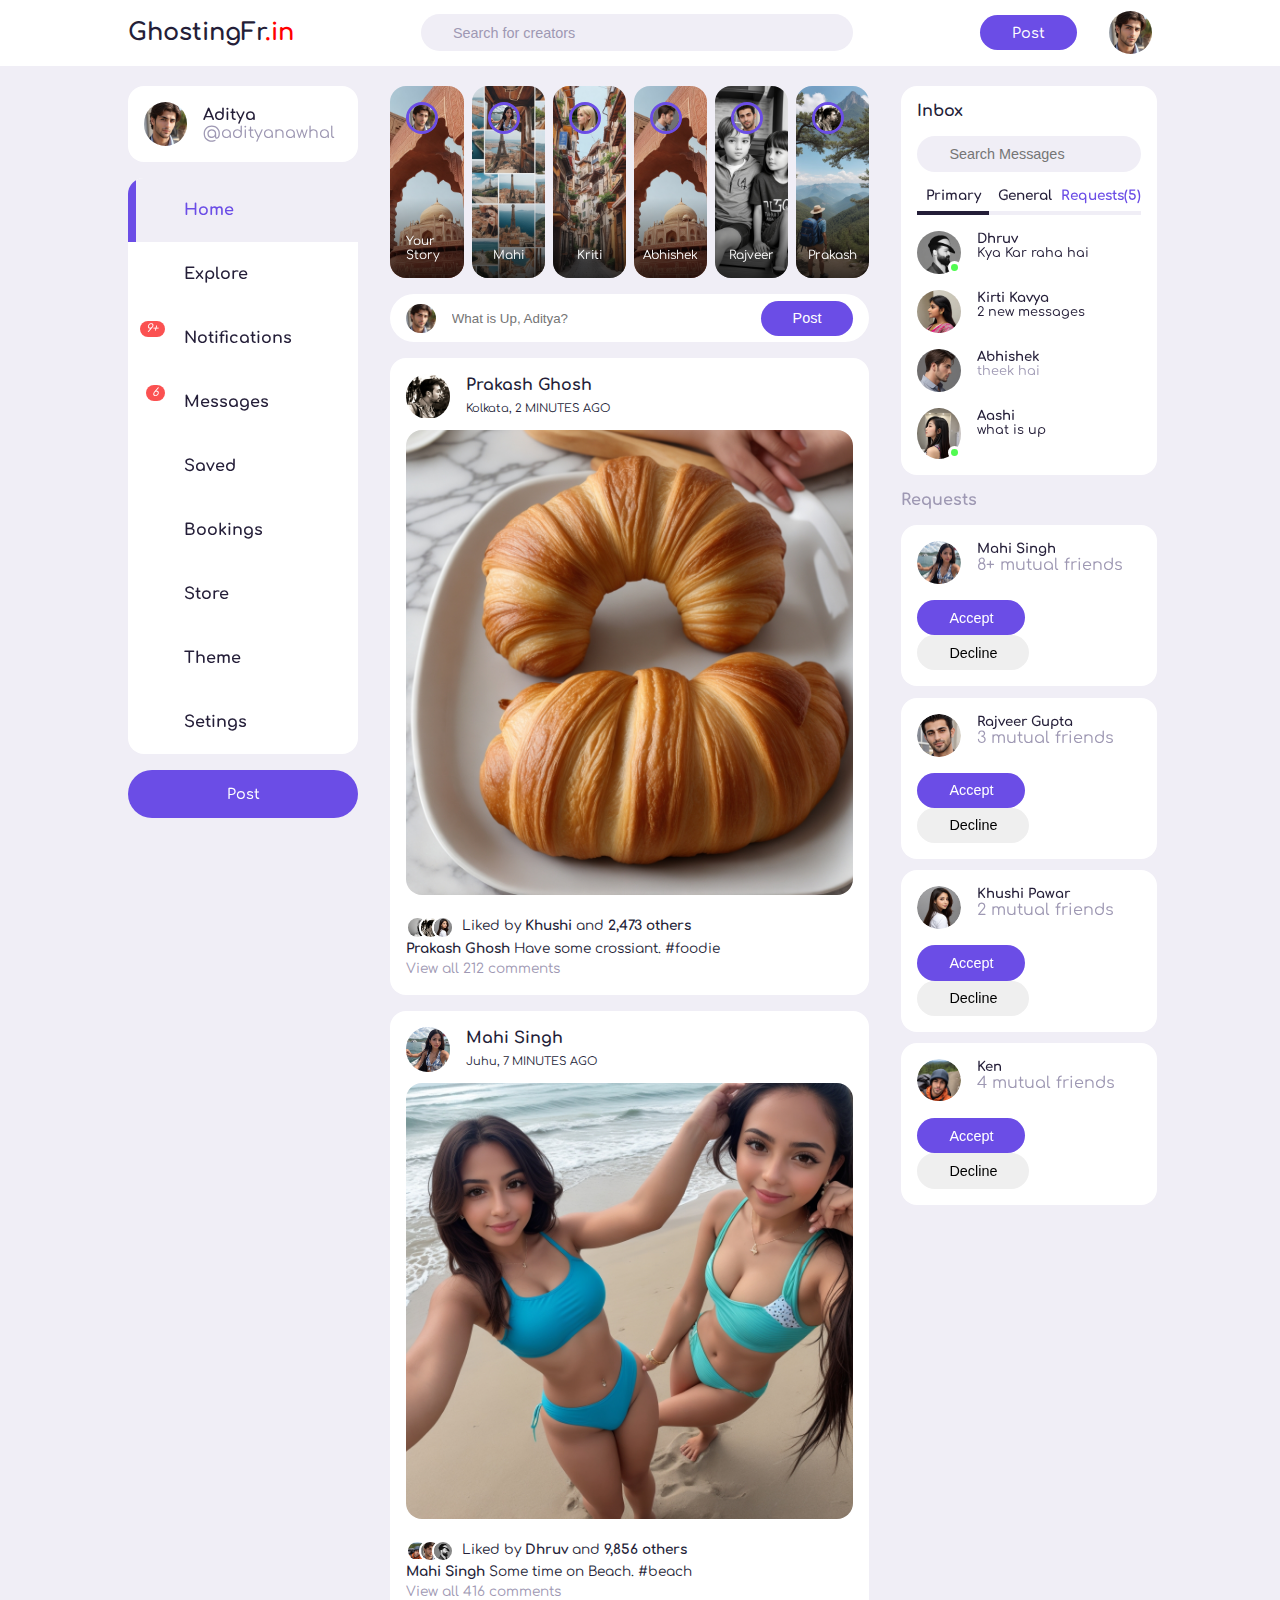
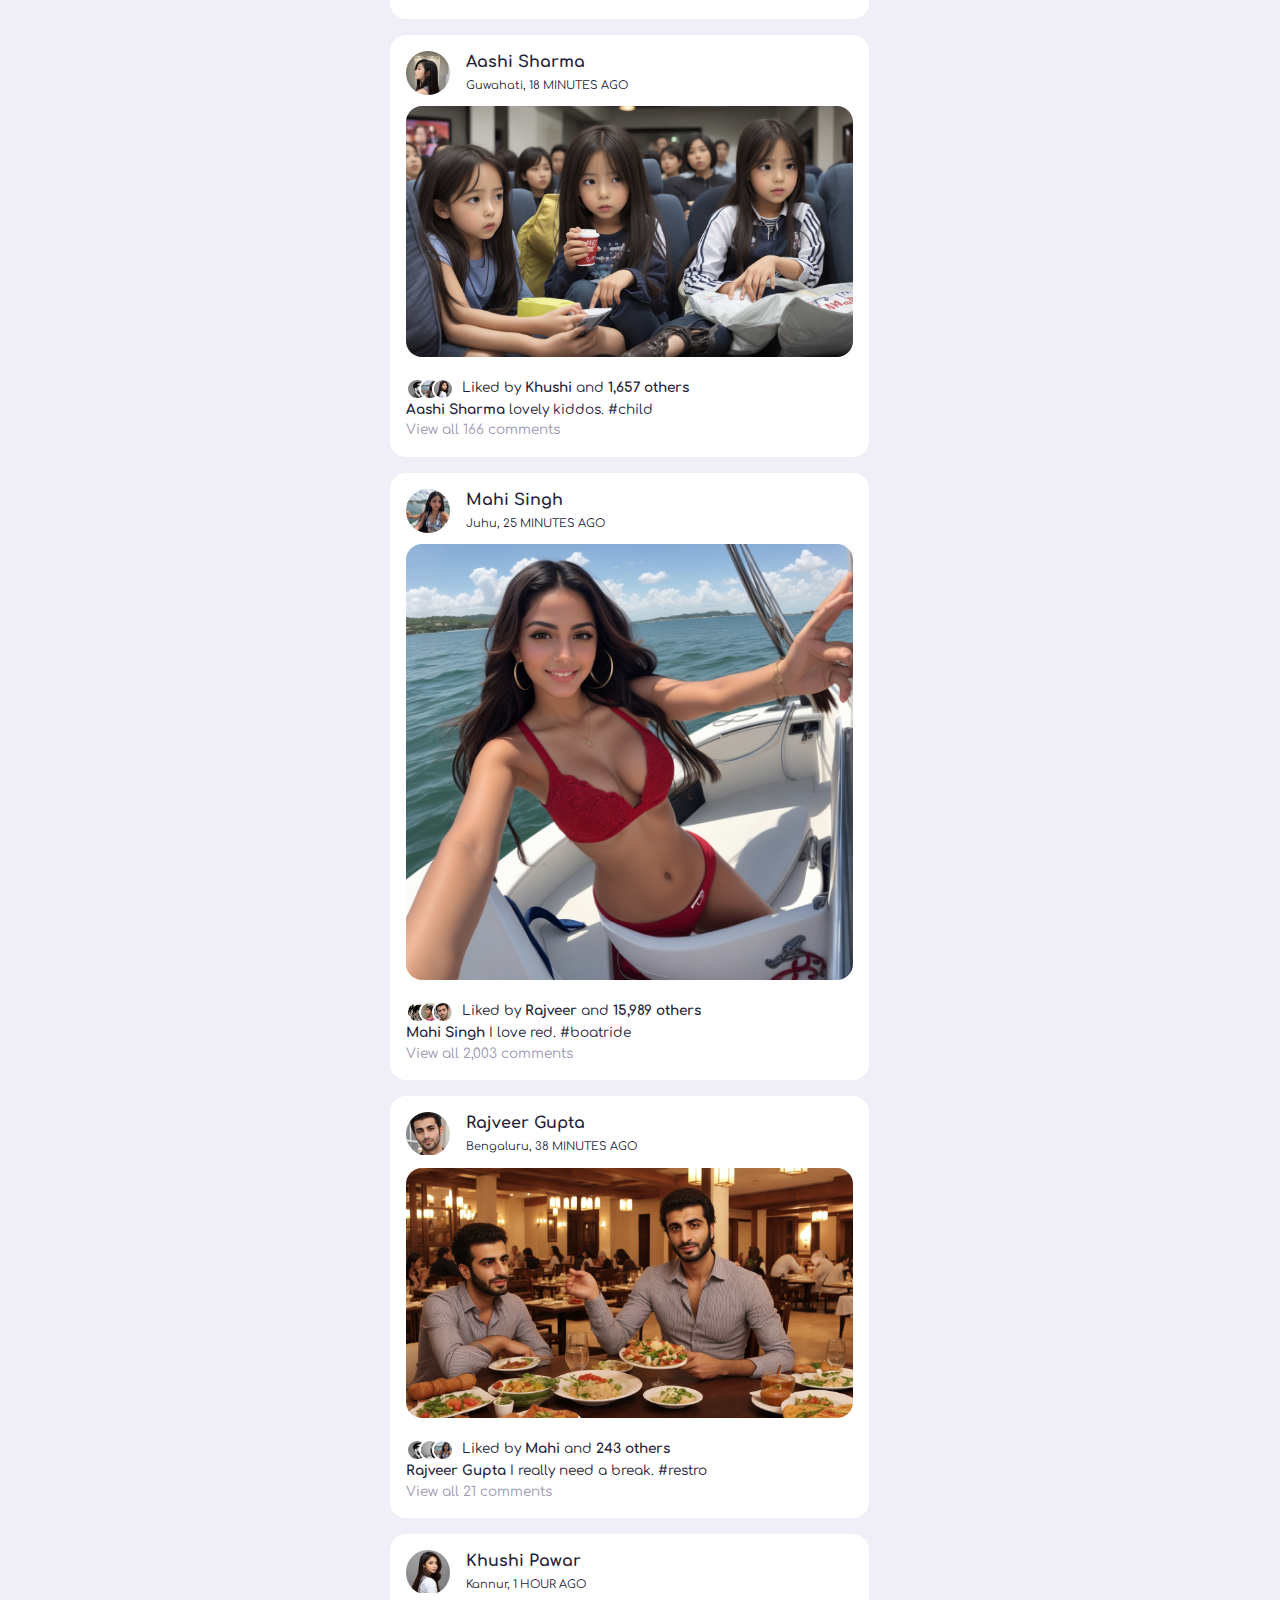
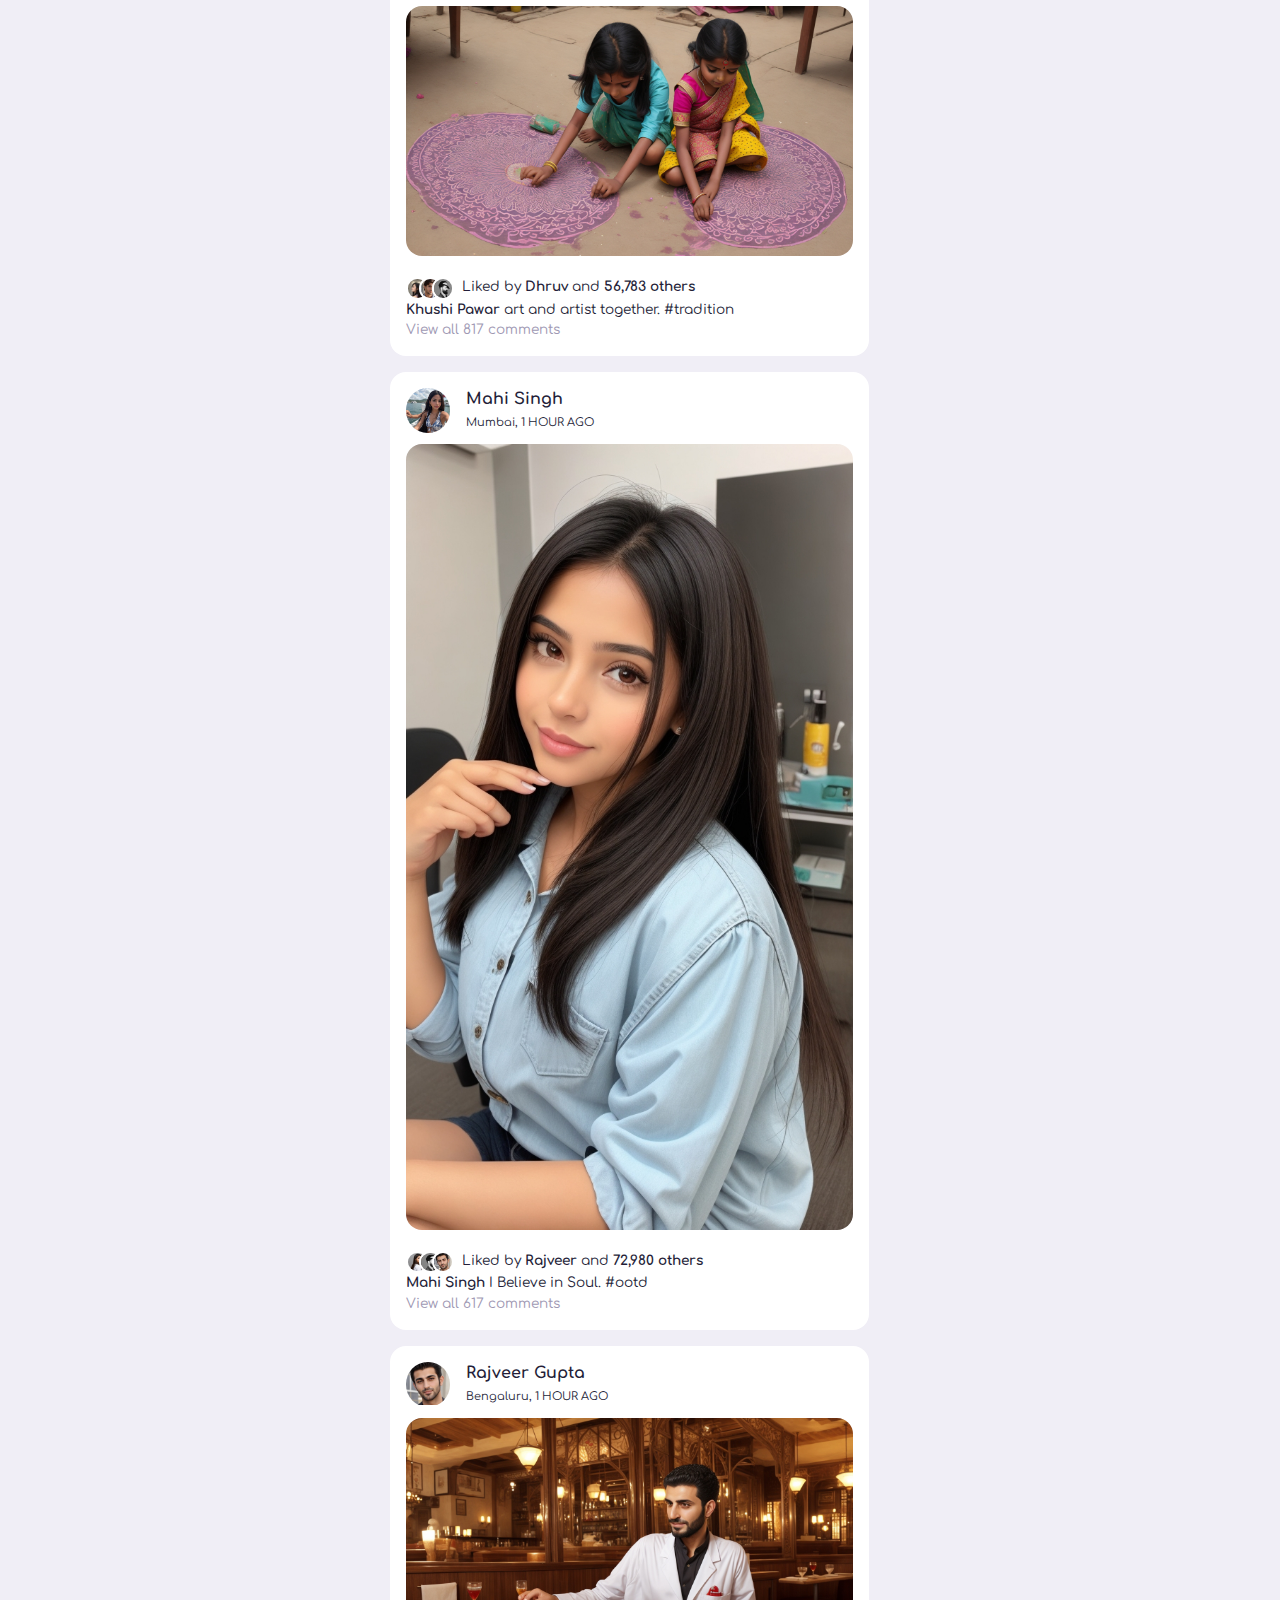
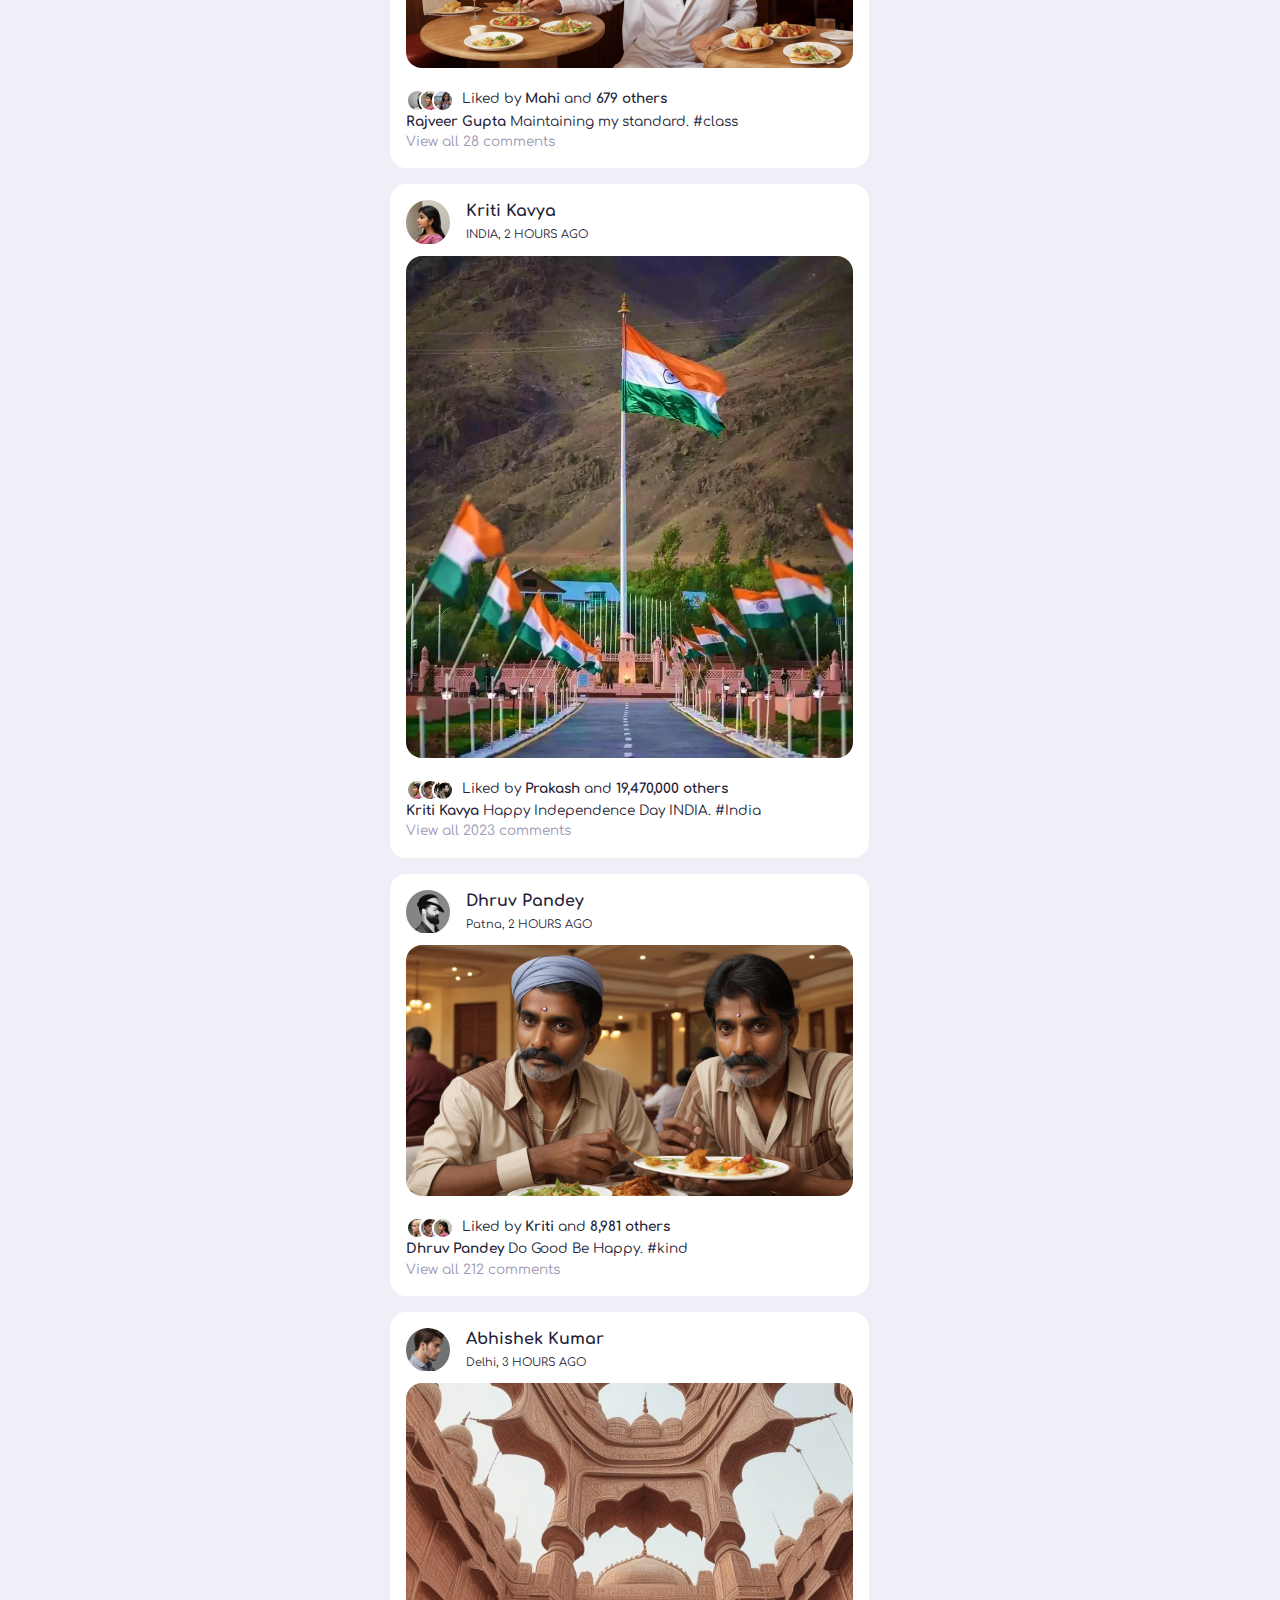
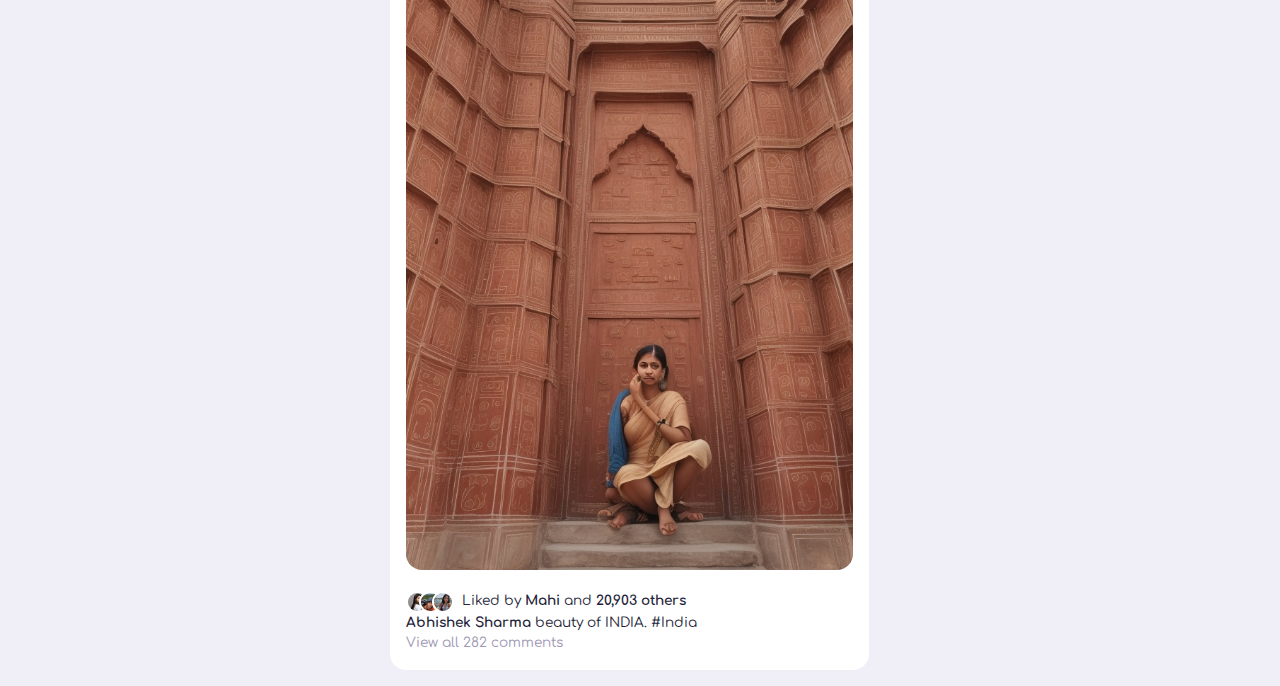
<file: index.html>
<!DOCTYPE html>
<html lang="en">
<head>
    <meta charset="UTF-8">
    <meta name="viewport" content="width=device-width, initial-scale=1.0">
    <title>Social</title>

    <!-- iconscout -->
    <link rel="stylesheet" href="https://unicons.iconscout.com/release/v2.1.6/css/unicons.css">

    <!-- stylesheet -->
    <link rel="stylesheet" href="style.css">
</head>
<body> 
    <nav>
        <div class="container">
            <h2 class="log">
                GhostingFr<span>.in</span>
            </h2>
            <div class="search-bar">
                <i class="uil uil-search"></i><input type="search" placeholder="Search for creators">
            </div>
            <div class="create">
                <label class="btn btn-primary" for="create-post">Post</label>
                <div class="profile-photo">
                    <img src="/data/profile11.jpg">
                </div>
            </div>
        </div>
    </nav>

 <!----------------------------------MAIN------------------------------->
 <main>
    <div class="container">
        <!--=========================left=============================-->
        <div class="left">
        <a class="profile">
            <div class="profile-photo">
                <img src="/data/profile11.jpg">
            </div>
            <div class="handle">
                <h4>Aditya</h4>
                <p class="text-muted">
                    @adityanawhal 
                </p>
            </div>
        </a>
        
         <!------------------------sidebar------------------------------->
         <div class="sidebar">
            <a class="menu-item active">
                <span><i class="uil uil-home"></i></span><h3>Home</h3>
            </a>
            <a class="menu-item">
                <span><i class="uil uil-compass"></i></span><h3>Explore</h3>
            </a>
            <a class="menu-item" id="notifications">
                <span><i class="uil uil-heart"><small class="notification-count">9+</small></i></span><h3>Notifications </h3>
                <!----------------------notification popup------------>
                <div class="notifications-popup">
                    <div>
                        <div class="profile-photo">
                            <img src="/data/profile3.jpg">
                        </div>
                        <div class="notification-body">
                            <b>Honey</b> accepted your friend request
                            <small class="text-muted">2 DAYS AGO</small>
                        </div>
                    </div>
                    <div>
                        <div class="profile-photo">
                            <img src="/data/profile2.jpg">
                        </div>
                        <div class="notification-body">
                            <b>Aditya Nawhal</b> accepted your friend request
                            <small class="text-muted">2 DAYS AGO</small>
                        </div>
                    </div>
                    <div>
                        <div class="profile-photo">
                            <img src="/data/profile4.jpg">
                        </div>
                        <div class="notification-body">
                            <b>Vishnu bhagwan</b> requested to follow you
                            <small class="text-muted">2 DAYS AGO</small>
                        </div>
                    </div>
                    <div>
                        <div class="profile-photo">
                            <img src="/data/profile5.jpg">
                        </div>
                        <div class="notification-body">
                            <b>Aditya Nawhal</b> liked your post
                            <small class="text-muted">2 DAYS AGO</small>
                        </div>
                    </div>
                    <div>
                        <div class="profile-photo">
                            <img src="/data/profile3.jpg">
                        </div>
                        <div class="notification-body">
                            <b>Mahadev</b> liked your post
                            <small class="text-muted">2 DAYS AGO</small>
                        </div>
                    </div>
                    <div>
                        <div class="profile-photo">
                            <img src="/data/profile7.jpg">
                        </div>
                        <div class="notification-body">
                            <b>Parvati S</b> commented on your post
                            <small class="text-muted">2 DAYS AGO</small>
                        </div>
                    </div>
                </div>
                <!--------------End notification Popup=------------>
            </a>
            <a class="menu-item" id="messages-notification">
                <span><i class="uil uil-envelope-alt"><small class="notification-count">6</small></i></span><h3>Messages</h3>
            </a>
            <a class="menu-item">
                <span><i class="uil uil-bookmark"></i></span><h3>Saved</h3>
            </a>
            <a class="menu-item">
                <span><i class="uil uil-plane-fly"></i></span><h3>Bookings</h3>
            </a>
            <a class="menu-item">
                <span><i class="uil uil-shopping-bag"></i></span><h3>Store</h3>
            </a>
            <a class="menu-item" id="theme">
                <span><i class="uil uil-palette"></i></span><h3>Theme</h3>
            </a>
            <a class="menu-item">
                <span><i class="uil uil-setting"></i></span><h3>Setings</h3>   
            </a>
         </div>
         <!------------------end of sidebar--------------->
        <label for="create-post" class="btn btn-primary">Post</label>
        </div>




        <!--========================Middle=============================-->
        <div class="middle">
           <!------------------Stories--------------------------------->
        <div class="stories">
            <div class="story">
                <div class="profile-photo">
                    <img src="/data/profile11.jpg">
                </div>
                <p class="name">Your Story</p>
            </div>
            <div class="story">
                <div class="profile-photo">
                    <img src="/data/profile4.jpg">
                </div>
                <p class="name">Mahi</p>
            </div>
            <div class="story">
                <div class="profile-photo">
                    <img src="/data/profile7.jpg">
                </div>
                <p class="name">Kriti</p>
            </div>
            <div class="story">
                <div class="profile-photo">
                    <img src="/data/profile12.jpg">
                </div>
                <p class="name">Abhishek</p>
            </div>
            <div class="story">
                <div class="profile-photo">
                    <img src="/data/profile13.jpg">
                </div>
                <p class="name">Rajveer</p>
            </div>
            <div class="story">
                <div class="profile-photo">
                    <img src="/data/profile3.jpg">
                </div>
                <p class="name">Prakash</p>
            </div>
        </div>
        <!--------------------------End Of Story------------------------->
        <form class="create-post">
            <div class="profile-photo">
                <img src="/data/profile11.jpg">
            </div>
            <input type="text" placeholder="What is Up, Aditya?" id="create-post">
            <input type="submit" value="Post" class="btn btn-primary">
        </form>

        <!-------------------------FEEDS--------------------------------->
        <div class="feeds">
        <!-----------------------Feed 1----------------------------------->
            <div class="feed">
                <div class="head">
                    <div class="user">
                        <div class="profile-photo">
                            <img src="/data/profile3.jpg">
                        </div>
                        <div class="ingo">
                            <h3>Prakash Ghosh</h3>
                            <small>Kolkata, 2 MINUTES AGO</small>
                        </div>
                    </div>
                    <span class="edit">
                        <i class="uil uil-ellipsis-h"></i>
                    </span>
                </div>
                <div class="photo">
                    <img src="/data/post2.jpg">
                </div>

                <div class="action-buttons">
                    <div class="interaction-buttons">
                        <span><i class="uil uil-thumbs-up"></i></span>
                        <span><i class="uil uil-comment"></i></span>
                        <span><i class="uil uil-share"></i></span>
                    </div>
                    <div class="bookmark">
                        <span><i class="uil uil-bookmark"></i></span>
                    </div>
                </div>
                <div class="liked-by">
                    <span><img src="/data/profile2.jpg"></span>
                    <span><img src="/data/profile3.jpg"></span>
                    <span><img src="/data/profile8.jpg"></span>
                    <p>Liked by <b>Khushi</b> and <b>2,473 others</b></p>
                </div>
                <div class="caption">
                    <p><b>Prakash Ghosh</b> Have some crossiant.<span class="harsh-tag"> #foodie </span></p>
                </div>
                <div class="comments text-muted">View all 212 comments</div>
            </div>
            <!--------------------------------End of feed 1---------------------->
        <!-----------------------Feed 2----------------------------------->
            <div class="feed">
                <div class="head">
                    <div class="user">
                        <div class="profile-photo">
                            <img src="/data/profile4.jpg">
                        </div>
                        <div class="ingo">
                            <h3>Mahi Singh</h3>
                            <small>Juhu, 7 MINUTES AGO</small>
                        </div>
                    </div>
                    <span class="edit">
                        <i class="uil uil-ellipsis-h"></i>
                    </span>
                </div>
                <div class="photo">
                    <img src="/data/post3.jpg">
                </div>

                <div class="action-buttons">
                    <div class="interaction-buttons">
                        <span><i class="uil uil-thumbs-up"></i></span>
                        <span><i class="uil uil-comment"></i></span>
                        <span><i class="uil uil-share"></i></span>
                    </div>
                    <div class="bookmark">
                        <span><i class="uil uil-bookmark"></i></span>
                    </div>
                </div>
                <div class="liked-by">
                    <span><img src="/data/profile5.jpg"></span>
                    <span><img src="/data/profile11.jpg"></span>
                    <span><img src="/data/profile1.jpg"></span>
                    <p>Liked by <b>Dhruv</b> and <b>9,856 others</b></p>
                </div>
                <div class="caption">
                    <p><b>Mahi Singh</b> Some time on Beach.<span class="harsh-tag"> #beach </span></p>
                </div>
                <div class="comments text-muted">View all 416 comments</div>
            </div>
            <!--------------------------------End of feed 2---------------------->
        <!-----------------------Feed 3----------------------------------->
            <div class="feed">
                <div class="head">
                    <div class="user">
                        <div class="profile-photo">
                            <img src="/data/profile6.jpg">
                        </div>
                        <div class="ingo">
                            <h3>Aashi Sharma</h3>
                            <small>Guwahati, 18 MINUTES AGO</small>
                        </div>
                    </div>
                    <span class="edit">
                        <i class="uil uil-ellipsis-h"></i>
                    </span>
                </div>
                <div class="photo">
                    <img src="/data/post4.jpg">
                </div>

                <div class="action-buttons">
                    <div class="interaction-buttons">
                        <span><i class="uil uil-thumbs-up"></i></span>
                        <span><i class="uil uil-comment"></i></span>
                        <span><i class="uil uil-share"></i></span>
                    </div>
                    <div class="bookmark">
                        <span><i class="uil uil-bookmark"></i></span>
                    </div>
                </div>
                <div class="liked-by">
                    <span><img src="/data/profile1.jpg"></span>
                    <span><img src="/data/profile4.jpg"></span>
                    <span><img src="/data/profile8.jpg"></span>
                    <p>Liked by <b>Khushi</b> and <b>1,657 others</b></p>
                </div>
                <div class="caption">
                    <p><b>Aashi Sharma</b> lovely kiddos.<span class="harsh-tag"> #child </span></p>
                </div>
                <div class="comments text-muted">View all 166 comments</div>
            </div>
            <!--------------------------------End of feed 3---------------------->
        <!-----------------------Feed 4----------------------------------->
            <div class="feed">
                <div class="head">
                    <div class="user">
                        <div class="profile-photo">
                            <img src="/data/profile4.jpg">
                        </div>
                        <div class="ingo">
                            <h3>Mahi Singh</h3>
                            <small>Juhu, 25 MINUTES AGO</small>
                        </div>
                    </div>
                    <span class="edit">
                        <i class="uil uil-ellipsis-h"></i>
                    </span>
                </div>
                <div class="photo">
                    <img src="/data/post5.jpg">
                </div>

                <div class="action-buttons">
                    <div class="interaction-buttons">
                        <span><i class="uil uil-thumbs-up"></i></span>
                        <span><i class="uil uil-comment"></i></span>
                        <span><i class="uil uil-share"></i></span>
                    </div>
                    <div class="bookmark">
                        <span><i class="uil uil-bookmark"></i></span>
                    </div>
                </div>
                <div class="liked-by">
                    <span><img src="/data/profile3.jpg"></span>
                    <span><img src="/data/profile9.jpg"></span>
                    <span><img src="/data/profile13.jpg"></span>
                    <p>Liked by <b>Rajveer</b> and <b>15,989 others</b></p>
                </div>
                <div class="caption">
                    <p><b>Mahi Singh</b> I love red.<span class="harsh-tag"> #boatride </span></p>
                </div>
                <div class="comments text-muted">View all 2,003 comments</div>
            </div>
            <!--------------------------------End of feed 4---------------------->
        <!-----------------------Feed 5----------------------------------->
            <div class="feed">
                <div class="head">
                    <div class="user">
                        <div class="profile-photo">
                            <img src="/data/profile13.jpg">
                        </div>
                        <div class="ingo">
                            <h3>Rajveer Gupta</h3>
                            <small>Bengaluru, 38 MINUTES AGO</small>
                        </div>
                    </div>
                    <span class="edit">
                        <i class="uil uil-ellipsis-h"></i>
                    </span>
                </div>
                <div class="photo">
                    <img src="/data/post6.jpg">
                </div>

                <div class="action-buttons">
                    <div class="interaction-buttons">
                        <span><i class="uil uil-thumbs-up"></i></span>
                        <span><i class="uil uil-comment"></i></span>
                        <span><i class="uil uil-share"></i></span>
                    </div>
                    <div class="bookmark">
                        <span><i class="uil uil-bookmark"></i></span>
                    </div>
                </div>
                <div class="liked-by">
                    <span><img src="/data/profile1.jpg"></span>
                    <span><img src="/data/profile2.jpg"></span>
                    <span><img src="/data/profile4.jpg"></span>
                    <p>Liked by <b>Mahi</b> and <b>243 others</b></p>
                </div>
                <div class="caption">
                    <p><b>Rajveer Gupta</b> I really need a break.<span class="harsh-tag"> #restro </span></p>
                </div>
                <div class="comments text-muted">View all 21 comments</div>
            </div>
            <!--------------------------------End of feed 5---------------------->
        <!-----------------------Feed 6----------------------------------->
            <div class="feed">
                <div class="head">
                    <div class="user">
                        <div class="profile-photo">
                            <img src="/data/profile8.jpg">
                        </div>
                        <div class="ingo">
                            <h3>Khushi Pawar</h3>
                            <small>Kannur, 1 HOUR AGO</small>
                        </div>
                    </div>
                    <span class="edit">
                        <i class="uil uil-ellipsis-h"></i>
                    </span>
                </div>
                <div class="photo">
                    <img src="/data/post7.jpg">
                </div>

                <div class="action-buttons">
                    <div class="interaction-buttons">
                        <span><i class="uil uil-thumbs-up"></i></span>
                        <span><i class="uil uil-comment"></i></span>
                        <span><i class="uil uil-share"></i></span>
                    </div>
                    <div class="bookmark">
                        <span><i class="uil uil-bookmark"></i></span>
                    </div>
                </div>
                <div class="liked-by">
                    <span><img src="/data/profile6.jpg"></span>
                    <span><img src="/data/profile11.jpg"></span>
                    <span><img src="/data/profile1.jpg"></span>
                    <p>Liked by <b>Dhruv</b> and <b>56,783 others</b></p>
                </div>
                <div class="caption">
                    <p><b>Khushi Pawar</b> art and artist together.<span class="harsh-tag"> #tradition </span></p>
                </div>
                <div class="comments text-muted">View all 817 comments</div>
            </div>
            <!--------------------------------End of feed 6---------------------->
        <!-----------------------Feed 7----------------------------------->
            <div class="feed">
                <div class="head">
                    <div class="user">
                        <div class="profile-photo">
                            <img src="/data/profile4.jpg">
                        </div>
                        <div class="ingo">
                            <h3>Mahi Singh</h3>
                            <small>Mumbai, 1 HOUR AGO</small>
                        </div>
                    </div>
                    <span class="edit">
                        <i class="uil uil-ellipsis-h"></i>
                    </span>
                </div>
                <div class="photo">
                    <img src="/data/post8.jpg">
                </div>

                <div class="action-buttons">
                    <div class="interaction-buttons">
                        <span><i class="uil uil-thumbs-up"></i></span>
                        <span><i class="uil uil-comment"></i></span>
                        <span><i class="uil uil-share"></i></span>
                    </div>
                    <div class="bookmark">
                        <span><i class="uil uil-bookmark"></i></span>
                    </div>
                </div>
                <div class="liked-by">
                    <span><img src="/data/profile8.jpg"></span>
                    <span><img src="/data/profile1.jpg"></span>
                    <span><img src="/data/profile13.jpg"></span>
                    <p>Liked by <b>Rajveer</b> and <b>72,980 others</b></p>
                </div>
                <div class="caption">
                    <p><b>Mahi Singh</b> I Believe in Soul.<span class="harsh-tag"> #ootd </span></p>
                </div>
                <div class="comments text-muted">View all 617 comments</div>
            </div>
            <!--------------------------------End of feed 7---------------------->
        <!-----------------------Feed 8----------------------------------->
            <div class="feed">
                <div class="head">
                    <div class="user">
                        <div class="profile-photo">
                            <img src="/data/profile13.jpg">
                        </div>
                        <div class="ingo">
                            <h3>Rajveer Gupta</h3>
                            <small>Bengaluru, 1 HOUR AGO</small>
                        </div>
                    </div>
                    <span class="edit">
                        <i class="uil uil-ellipsis-h"></i>
                    </span>
                </div>
                <div class="photo">
                    <img src="/data/post9.jpg">
                </div>

                <div class="action-buttons">
                    <div class="interaction-buttons">
                        <span><i class="uil uil-thumbs-up"></i></span>
                        <span><i class="uil uil-comment"></i></span>
                        <span><i class="uil uil-share"></i></span>
                    </div>
                    <div class="bookmark">
                        <span><i class="uil uil-bookmark"></i></span>
                    </div>
                </div>
                <div class="liked-by">
                    <span><img src="/data/profile2.jpg"></span>
                    <span><img src="/data/profile9.jpg"></span>
                    <span><img src="/data/profile4.jpg"></span>
                    <p>Liked by <b>Mahi</b> and <b>679 others</b></p>
                </div>
                <div class="caption">
                    <p><b>Rajveer Gupta</b> Maintaining my standard.<span class="harsh-tag"> #class </span></p>
                </div>
                <div class="comments text-muted">View all 28 comments</div>
            </div>
            <!--------------------------------End of feed 8---------------------->
        <!-----------------------Feed 9----------------------------------->
            <div class="feed">
                <div class="head">
                    <div class="user">
                        <div class="profile-photo">
                            <img src="/data/profile9.jpg">
                        </div>
                        <div class="ingo">
                            <h3>Kriti Kavya</h3>
                            <small>INDIA, 2 HOURS AGO</small>
                        </div>
                    </div>
                    <span class="edit">
                        <i class="uil uil-ellipsis-h"></i>
                    </span>
                </div>
                <div class="photo">
                    <img src="/data/post10.JPG">
                </div>

                <div class="action-buttons">
                    <div class="interaction-buttons">
                        <span><i class="uil uil-thumbs-up"></i></span>
                        <span><i class="uil uil-comment"></i></span>
                        <span><i class="uil uil-share"></i></span>
                    </div>
                    <div class="bookmark">
                        <span><i class="uil uil-bookmark"></i></span>
                    </div>
                </div>
                <div class="liked-by">
                    <span><img src="/data/profile9.jpg"></span>
                    <span><img src="/data/profile11.jpg"></span>
                    <span><img src="/data/profile3.jpg"></span>
                    <p>Liked by <b>Prakash</b> and <b>19,470,000 others</b></p>
                </div>
                <div class="caption">
                    <p><b>Kriti Kavya</b> Happy Independence Day INDIA.<span class="harsh-tag"> #India </span></p>
                </div>
                <div class="comments text-muted">View all 2023 comments</div>
            </div>
            <!--------------------------------End of feed 9---------------------->
        <!-----------------------Feed 10----------------------------------->
            <div class="feed">
                <div class="head">
                    <div class="user">
                        <div class="profile-photo">
                            <img src="/data/profile1.jpg">
                        </div>
                        <div class="ingo">
                            <h3>Dhruv Pandey</h3>
                            <small>Patna, 2 HOURS AGO</small>
                        </div>
                    </div>
                    <span class="edit">
                        <i class="uil uil-ellipsis-h"></i>
                    </span>
                </div>
                <div class="photo">
                    <img src="/data/post11.jpg">
                </div>

                <div class="action-buttons">
                    <div class="interaction-buttons">
                        <span><i class="uil uil-thumbs-up"></i></span>
                        <span><i class="uil uil-comment"></i></span>
                        <span><i class="uil uil-share"></i></span>
                    </div>
                    <div class="bookmark">
                        <span><i class="uil uil-bookmark"></i></span>
                    </div>
                </div>
                <div class="liked-by">
                    <span><img src="/data/profile7.jpg"></span>
                    <span><img src="/data/profile11.jpg"></span>
                    <span><img src="/data/profile9.jpg"></span>
                    <p>Liked by <b>Kriti</b> and <b>8,981 others</b></p>
                </div>
                <div class="caption">
                    <p><b>Dhruv Pandey</b> Do Good Be Happy.<span class="harsh-tag"> #kind </span></p>
                </div>
                <div class="comments text-muted">View all 212 comments</div>
            </div>
            <!--------------------------------End of feed 10---------------------->
        <!-----------------------Feed 11----------------------------------->
            <div class="feed">
                <div class="head">
                    <div class="user">
                        <div class="profile-photo">
                            <img src="/data/profile12.jpg">
                        </div>
                        <div class="ingo">
                            <h3>Abhishek Kumar</h3>
                            <small>Delhi, 3 HOURS AGO</small>
                        </div>
                    </div>
                    <span class="edit">
                        <i class="uil uil-ellipsis-h"></i>
                    </span>
                </div>
                <div class="photo">
                    <img src="/data/post12.jpg">
                </div>

                <div class="action-buttons">
                    <div class="interaction-buttons">
                        <span><i class="uil uil-thumbs-up"></i></span>
                        <span><i class="uil uil-comment"></i></span>
                        <span><i class="uil uil-share"></i></span>
                    </div>
                    <div class="bookmark">
                        <span><i class="uil uil-bookmark"></i></span>
                    </div>
                </div>
                <div class="liked-by">
                    <span><img src="/data/profile8.jpg"></span>
                    <span><img src="/data/profile5.jpg"></span>
                    <span><img src="/data/profile4.jpg"></span>
                    <p>Liked by <b>Mahi</b> and <b> 20,903 others</b></p>
                </div>
                <div class="caption">
                    <p><b>Abhishek Sharma</b> beauty of INDIA.<span class="harsh-tag"> #India </span></p>
                </div>
                <div class="comments text-muted">View all 282 comments</div>
            </div>
            <!--------------------------------End of feed 8---------------------->
        </div>
        <!----------------------------------End Of Feed------------------------->
        </div>
        <!--=========================End of middle=============================-->
    


        <!--=========================Right=============================-->
        <div class="right">
            <div class="messages">
                <div class="heading">
                    <h4>Inbox</h4><i class="uil uil-edit"></i>
                </div>
                <!------------------search bar-------------------------->
                <div class="search-bar">
                    <i class="uil uil-search"></i>
                    <input type="search" placeholder="Search Messages" id="message-search">
                </div>
                <!-----------------------------------Messages category------------------------------->
                <div class="category">
                    <h6 class="active">Primary</h6>
                    <h6>General</h6>
                    <h6 class="message-requests">Requests(5)</h6>
                </div>
                <!------------------------------------Messages--------------------------------->
                <div class="message">
                    <div class="profile-photo">
                        <img src="/data/profile1.jpg">
                        <div class="active"></div>
                    </div>
                    <div class="message-body">
                        <h5>Dhruv</h5>
                        <p class="text-bold">Kya Kar raha hai</p>
                    </div>
                </div>
                <div class="message">
                    <div class="profile-photo">
                        <img src="/data/profile9.jpg">
                    </div>
                    <div class="message-body">
                        <h5>Kirti Kavya</h5>
                        <p class="text-bold">2 new messages</p>
                    </div>
                </div>
                <div class="message">
                    <div class="profile-photo">
                        <img src="/data/profile12.jpg">
                    </div>
                    <div class="message-body">
                        <h5>Abhishek</h5>
                        <p class="text-muted">theek hai</p>
                    </div>
                </div>
                <div class="message">
                    <div class="profile-photo">
                        <img src="/data/profile6.jpg">
                        <div class="active"></div>
                    </div>
                    <div class="message-body">
                        <h5>Aashi</h5>
                        <p class="text-bold">what is up</p>
                    </div>
                </div>
            </div>
            <!-----------------------------------end of messages----------------------------->
            
            <!-----------------------------------friend request------------------------------>
            <div class="friend-requests">
                <h4>Requests</h4>
                <div class="requests">
                    <div class="info">
                        <div class="profile-photo">
                            <img src="/data/profile4.jpg">
                        </div>
                        <div>
                            <h5>Mahi Singh</h5>
                            <p class="text-muted">
                               8+ mutual friends
                            </p>
                        </div>
                    </div>
                    <div class="action">
                        <button class="btn btn-primary">
                            Accept
                        </button>
                        <button class="btn">
                            Decline
                        </button>
                    </div>    
                </div>
                <div class="requests">
                    <div class="info">
                        <div class="profile-photo">
                            <img src="/data/profile13.jpg">
                        </div>
                        <div>
                            <h5>Rajveer Gupta</h5>
                            <p class="text-muted">
                               3 mutual friends
                            </p>
                        </div>
                    </div>
                    <div class="action">
                        <button class="btn btn-primary">
                            Accept
                        </button>
                        <button class="btn">
                            Decline
                        </button>
                    </div>    
                </div>
                <div class="requests">
                    <div class="info">
                        <div class="profile-photo">
                            <img src="/data/profile8.jpg">
                        </div>
                        <div>
                            <h5>Khushi Pawar</h5>
                            <p class="text-muted">
                               2 mutual friends
                            </p>
                        </div>
                    </div>
                    <div class="action">
                        <button class="btn btn-primary">
                            Accept
                        </button>
                        <button class="btn">
                            Decline
                        </button>
                    </div>    
                </div>
                <div class="requests">
                    <div class="info">
                        <div class="profile-photo">
                            <img src="/data/profile5.jpg">
                        </div>
                        <div>
                            <h5>Ken</h5>
                            <p class="text-muted">
                               4 mutual friends
                            </p>
                        </div>
                    </div>
                    <div class="action">
                        <button class="btn btn-primary">
                            Accept
                        </button>
                        <button class="btn">
                            Decline
                        </button>
                    </div>    
                </div>
            </div>  
        </div>
        <!---------------------------====================End of Right================================================-->
    </div>
 </main>

 <!-------------------------------------======Theme CUSTOMIZATION---------------======================================-->
 <div class="customize-theme">
    <div class="card">
        <h2>customize Your View</h2>
        <p class="text-muted">Manage Your Font size, color, and background.</p>

        <!---------------------Font size--------------->
        <div class="font-size">
            <h4>Font size</h4>
            <div>
                <h6>Aa</h6>
            <div class="choose-size">
                <span class="font-size-1"></span>
                <span class="font-size-2"></span>
                <span class="font-size-3 active"></span>
                <span class="font-size-4"></span>
                <span class="font-size-5"></span>
            </div>
            <h3>Aa</h3>    
            </div>
        </div>

        <!---------------------Primary colors ------------------>
        <div class="color">
            <h4>Color</h4>
            <div class="choose-color">
            <span class="color-1 active"></span>
            <span class="color-2"></span>
            <span class="color-3"></span>
            <span class="color-4"></span>
            <span class="color-5"></span>    
            </div>
        </div>
        
        <!--------------------Background colors------------>
        <div class="background">
            <h4>background</h4>
            <div class="choose-bg">
                <div class="bg-1 active">
                    <span></span>
                    <h5 for="bg-1">light</h5>
                </div>
                <div class="bg-2">
                    <span></span>
                    <h5>Dim</h5>
                </div>
                <div class="bg-3">
                    <span></span>
                    <h5 for="bg-3">Lights out</h5>
                </div>
            </div>
        </div>
    </div>
 </div>
 <script src="/index.js"></script>
</body>
</html>
</file>
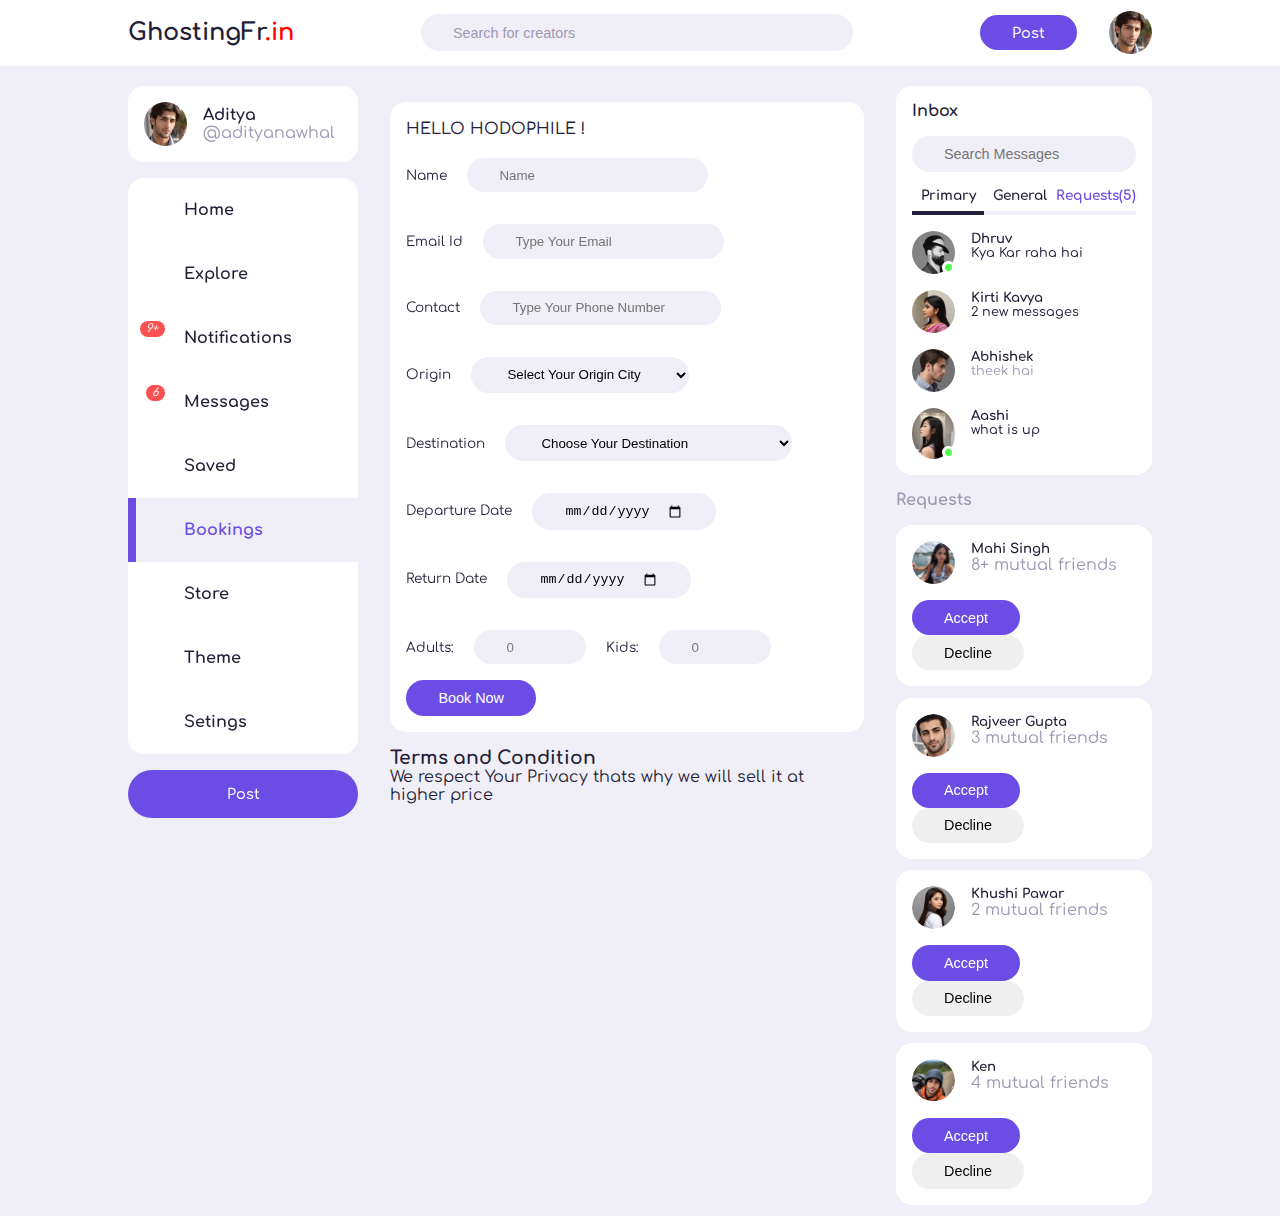
<file: booking.html>
<!DOCTYPE html>
<html lang="en">
<head>
    <meta charset="UTF-8">
    <meta name="viewport" content="width=device-width, initial-scale=1.0">
    <title>Social</title>

    <!-- iconscout -->
    <link rel="stylesheet" href="https://unicons.iconscout.com/release/v2.1.6/css/unicons.css">

    <!-- stylesheet -->
    <link rel="stylesheet" href="./css/booking.css">
</head>
<body> 
    <nav>
        <div class="container">
            <h2 class="log">
                GhostingFr<span>.in</span>
            </h2>
            <div class="search-bar">
                <i class="uil uil-search"></i><input type="search" placeholder="Search for creators">
            </div>
            <div class="create">
                <label class="btn btn-primary" for="create-post">Post</label>
                <div class="profile-photo">
                    <img src="/data/profile11.jpg">
                </div>
            </div>
        </div>
    </nav>

 <!----------------------------------MAIN------------------------------->
 <main>
    <div class="container">
        <!--=========================left=============================-->
        <div class="left">
        <a class="profile">
            <div class="profile-photo">
                <img src="/data/profile11.jpg">
            </div>
            <div class="handle">
                <h4>Aditya</h4>
                <p class="text-muted">
                    @adityanawhal 
                </p>
            </div>
        </a>
        
         <!------------------------sidebar------------------------------->
         <div class="sidebar">
            <a class="menu-item" href="/home.html">
                <span><i class="uil uil-home"></i></span><h3>Home</h3>
            </a>
            <a class="menu-item" href="/explore.html">
                <span><i class="uil uil-compass"></i></span><h3>Explore</h3>
            </a>
            <a class="menu-item" id="notifications">
                <span><i class="uil uil-heart"><small class="notification-count">9+</small></i></span><h3>Notifications </h3>
                <!----------------------notification popup------------>
                <div class="notifications-popup">
                    <div>
                        <div class="profile-photo">
                            <img src="/data/profile3.jpg">
                        </div>
                        <div class="notification-body">
                            <b>Honey</b> accepted your friend request
                            <small class="text-muted">2 DAYS AGO</small>
                        </div>
                    </div>
                    <div>
                        <div class="profile-photo">
                            <img src="/data/profile2.jpg">
                        </div>
                        <div class="notification-body">
                            <b>Aditya Nawhal</b> accepted your friend request
                            <small class="text-muted">2 DAYS AGO</small>
                        </div>
                    </div>
                    <div>
                        <div class="profile-photo">
                            <img src="/data/profile4.jpg">
                        </div>
                        <div class="notification-body">
                            <b>Vishnu bhagwan</b> requested to follow you
                            <small class="text-muted">2 DAYS AGO</small>
                        </div>
                    </div>
                    <div>
                        <div class="profile-photo">
                            <img src="/data/profile5.jpg">
                        </div>
                        <div class="notification-body">
                            <b>Aditya Nawhal</b> liked your post
                            <small class="text-muted">2 DAYS AGO</small>
                        </div>
                    </div>
                    <div>
                        <div class="profile-photo">
                            <img src="/data/profile3.jpg">
                        </div>
                        <div class="notification-body">
                            <b>Mahadev</b> liked your post
                            <small class="text-muted">2 DAYS AGO</small>
                        </div>
                    </div>
                    <div>
                        <div class="profile-photo">
                            <img src="/data/profile7.jpg">
                        </div>
                        <div class="notification-body">
                            <b>Parvati S</b> commented on your post
                            <small class="text-muted">2 DAYS AGO</small>
                        </div>
                    </div>
                </div>
                <!--------------End notification Popup=------------>
            </a>
            <a class="menu-item" id="messages-notification" href="/messages.html">
                <span><i class="uil uil-envelope-alt"><small class="notification-count">6</small></i></span><h3>Messages</h3>
            </a>
            <a class="menu-item" href="./saved.html">
                <span><i class="uil uil-bookmark"></i></span><h3>Saved</h3>
            </a>
            <a class="menu-item active" href="./booking.html">
                <span><i class="uil uil-plane-fly"></i></span><h3>Bookings</h3>
            </a>
            <a class="menu-item" href="/store.html">
                <span><i class="uil uil-shopping-bag"></i></span><h3>Store</h3>
            </a>
            <a class="menu-item" id="theme">
                <span><i class="uil uil-palette"></i></span><h3>Theme</h3>
            </a>
            <a class="menu-item" href="/setting.html">
                <span><i class="uil uil-setting"></i></span><h3>Setings</h3>   
            </a>
         </div>
         <!------------------end of sidebar--------------->
        <label for="create-post" class="btn btn-primary">Post</label>
        </div>




        <!--========================Middle=============================-->
        <div class="middle">
           <!------------------Stories--------------------------------->
        <div class="stories">
          

        <!-------------------------FEEDS--------------------------------->
        <div class="feeds">
        <!-----------------------Feed 1----------------------------------->
            <div class="feed">
                <h3 class="text-bold">HELLO HODOPHILE !</h3>
                <form class="booking-data" name="submit-to-google-sheet">
                    <a>
                <label for="Name" class="form-label">Name</label>
                <input type="text" class="form-control" id="name" placeholder="Name" name="Name" required></a>
                <br>
                <a>
                <label for="Email" class="form-label">Email Id</label>
                <input type="email" class="form-control" id="Email" placeholder="Type Your Email" name="Email" required></a>
                <br>
                <a>
                <label for="phone" class="form-label">Contact </label>
                <input type="tel" class="form-control" id="Phone" placeholder="Type Your Phone Number" name="Contact Wa" required></a>
                <br>
                <a>
                <label for="origin" class="form-label">Origin</label>
                <select name="Origin" class="form-control">
                  <option value="No origin">Select Your Origin City</option>
                  <option value="Delhi">Delhi</option>
                  <option value="Port Blair">Port Blair</option>
                  <option value="Amaravati">Amaravati</option>
                  <option value="Itanagar">Itanagar</option>
                  <option value="Dispur">Dispur</option>
                  <option value="Patna">Patna</option>
                  <option value="Chandigarh">Chandigarh</option>
                  <option value="Raipur">Raipur</option>
                  <option value="Daman">Daman</option>
                  <option value="Panaji">Panaji</option>
                  <option value="Gandhinagar">Gandhinagar</option>
                  <option value="Chandigarh">Chandigarh</option>
                  <option value="Shimla">Shimla</option>
                  <option value="Ranchi">Ranchi</option>
                  <option value="Bengaluru">Bengaluru</option>
                  <option value="Thiruvananthapuram">Thiruvananthapuram</option>
                  <option value="Leh">Leh</option>
                  <option value="Kavaratti">Kavaratti</option>
                  <option value="Bhopal">Bhopal</option>
                  <option value="Mumbai">Mumbai</option>
                  <option value="Imphal">Imphal</option>
                  <option value="Shillong">Shillong</option>
                  <option value="Aizawl">Aizawl</option>
                  <option value="Kohima">Kohima</option>
                  <option value="Bhubaneswar">Bhubaneswar</option>
                  <option value="Puducherry">Puducherry</option>
                  <option value="Chandigarh">Chandigarh</option>
                  <option value="Jaipur">Jaipur</option>
                  <option value="Gangtok">Gangtok</option>
                  <option value="Chennai">Chennai</option>
                  <option value="Hyderabad">Hyderabad</option>
                  <option value="Agartala">Agartala</option>
                  <option value="Lucknow">Lucknow</option>
                  <option value="Dehradun">Dehradun</option>
                  <option value="Kolkata">Kolkata</option>
                </select> </a>
                <br>
                <a>
                <label for="destination" class="form-label">Destination</label>
                <select name="Destination" class="form-control">
                  <option value="no destination">Choose Your Destination</option>
                  <option value="Agra">Agra</option>
                  <option value="Ajanta and Ellora Caves">Ajanta and Ellora Caves</option>
                  <option value="Alleppey">Alleppey</option>
                  <option value="Amarnath">Amarnath</option>
                  <option value="Amritsar">Amritsar</option>
                  <option value="Andaman and Nicobar Islands">Andaman and Nicobar Islands</option>
                  <option value="Badami">Badami</option>
                  <option value="Bandipur National Park">Bandipur National Park</option>
                  <option value="Bangalore">Bangalore</option>
                  <option value="Baidyanath Dham">Baidyanath Dham</option>
                  <option value="Bodh Gaya">Bodh Gaya</option>
                  <option value="Chennai">Chennai</option>
                  <option value="Chittorgarh">Chittorgarh</option>
                  <option value="Coorg">Coorg</option>
                  <option value="Darjeeling">Darjeeling</option>
                  <option value="Delhi">Delhi</option>
                  <option value="Dharamshala">Dharamshala</option>
                  <option value="Goa">Goa</option>
                  <option value="Golden Temple (Harmandir Sahib)">Golden Temple (Harmandir Sahib)</option>
                  <option value="Gangtok">Gangtok</option>
                  <option value="Gir National Park">Gir National Park</option>
                  <option value="Gulmarg">Gulmarg</option>
                  <option value="Hampi">Hampi</option>
                  <option value="Haridwar">Haridwar</option>
                  <option value="Hawa Mahal">Hawa Mahal</option>
                  <option value="Hyderabad">Hyderabad</option>
                  <option value="Imphal">Imphal</option>
                  <option value="Jaipur">Jaipur</option>
                  <option value="Jaisalmer">Jaisalmer</option>
                  <option value="Jammu and Kashmir">Jammu and Kashmir</option>
                  <option value="Jodhpur">Jodhpur</option>
                  <option value="Kanchenjunga">Kanchenjunga</option>
                  <option value="Kanyakumari">Kanyakumari</option>
                  <option value="Kaziranga National Park">Kaziranga National Park</option>
                  <option value="Khajuraho">Khajuraho</option>
                  <option value="Kodaikanal">Kodaikanal</option>
                  <option value="Kolkata">Kolkata</option>
                  <option value="Kovalam">Kovalam</option>
                  <option value="Kullu">Kullu</option>
                  <option value="Leh">Leh</option>
                  <option value="Lonavala">Lonavala</option>
                  <option value="Lucknow">Lucknow</option>
                  <option value="Madurai">Madurai</option>
                  <option value="Mahabalipuram">Mahabalipuram</option>
                  <option value="Manali">Manali</option>
                  <option value="Matheran">Matheran</option>
                  <option value="Mumbai">Mumbai</option>
                  <option value="Munnar">Munnar</option>
                  <option value="Mussoorie">Mussoorie</option>
                  <option value="Nainital">Nainital</option>
                  <option value="Ooty">Ooty</option>
                  <option value="Pahalgam">Pahalgam</option>
                  <option value="Pondicherry">Pondicherry</option>
                  <option value="Pune">Pune</option>
                  <option value="Pushkar">Pushkar</option>
                  <option value="Rajasthan">Rajasthan</option>
                  <option value="Rameswaram">Rameswaram</option>
                  <option value="Rishikesh">Rishikesh</option>
                  <option value="Ranthambore National Park">Ranthambore National Park</option>
                  <option value="Sanchi Stupa">Sanchi Stupa</option>
                  <option value="Sarnath">Sarnath</option>
                  <option value="Shillong">Shillong</option>
                  <option value="Shimla">Shimla</option>
                  <option value="Sundarbans">Sundarbans</option>
                  <option value="Taj Mahal">Taj Mahal</option>
                  <option value="Tawang Monastery">Tawang Monastery</option>
                  <option value="Thar Desert">Thar Desert</option>
                  <option value="Thekkady">Thekkady</option>
                  <option value="Tirupati">Tirupati</option>
                  <option value="Udaipur">Udaipur</option>
                  <option value="Vaishno Devi">Vaishno Devi</option>
                  <option value="Valley of Flowers">Valley of Flowers</option>
                  <option value="Varanasi">Varanasi</option>
                  <option value="Varkala">Varkala</option>
                  <option value="Vrindavan">Vrindavan</option>
                  <option value="Wayanad">Wayanad</option>
                  <option value="Andretta">Andretta</option>
                  <option value="Auli">Auli</option>
                  <option value="Bhimbetka Caves">Bhimbetka Caves</option>
                  <option value="Chandigarh">Chandigarh</option>
                  <option value="Chitrakote Falls">Chitrakote Falls</option>
                  <option value="Dhanushkodi">Dhanushkodi</option>
                  <option value="Dzukou Valley">Dzukou Valley</option>
                  <option value="Gokarna">Gokarna</option>
                  <option value="Halebidu">Halebidu</option>
                  <option value="Hogenakkal Falls">Hogenakkal Falls</option>
                  <option value="Jog Falls">Jog Falls</option>
                  <option value="Kalimpong">Kalimpong</option>
                  <option value="Kasol">Kasol</option>
                  <option value="Kheerganga">Kheerganga</option>
                  <option value="Kodaikanal">Kodaikanal</option>
                  <option value="Kotagiri">Kotagiri</option>
                  <option value="Kufri">Kufri</option>
                  <option value="Lakshadweep">Lakshadweep</option>
                  <option value="Mahabaleshwar">Mahabaleshwar</option>
                  <option value="Mount Abu">Mount Abu</option>
                  <option value="Mysore">Mysore</option>
                  <option value="Nandi Hills">Nandi Hills</option>
                  <option value="Orchha">Orchha</option>
                  <option value="Pachmarhi">Pachmarhi</option>
                  <option value="Palolem Beach">Palolem Beach</option>
                  <option value="Pangong Lake">Pangong Lake</option>
                  <option value="Patnitop">Patnitop</option>
                  <option value="Pelling">Pelling</option>
                  <option value="Pondicherry">Pondicherry</option>
                  <option value="Rameswaram">Rameswaram</option>
                  <option value="Ranikhet">Ranikhet</option>
                  <option value="Ravangla">Ravangla</option>
                  <option value="Shillong Peak">Shillong Peak</option>
                  <option value="Silent Valley National Park">Silent Valley National Park</option>
                  <option value="Sunderbans National Park">Sunderbans National Park</option>
                  <option value="Tarkarli">Tarkarli</option>
                  <option value="Thanjavur">Thanjavur</option>
                  <option value="Tirumala">Tirumala</option>
                  <option value="Valparai">Valparai</option>
                  <option value="Vembanad">Vembanad</option>
                  <option value="Wayanad Wildlife Sanctuary">Wayanad Wildlife Sanctuary</option>
                  <option value="Yumthang Valley">Yumthang Valley</option>
              </select></a>
              <br>
              <a>
              <label for="departure-date" class="form-label">Departure Date</label>
              <input type="date" name="departure-date" max="<?= date('Y-m-d'); ?>" required></a>
                <br>
                <a>
                <label for="return-date" class="form-label">Return Date</label>
                <input type="date" class="form-control" id="return-date" name="return-date" min="<?= date('y-m-d'); ?>" required></a>
                <br>
                <a>
                <label for="adults" class="form-label">Adults:</label>
                <input type="number" id="adults" class="form-control1" name="Adults" placeholder="0" min="1" max="15" required></a>
                <a>
                <label for="kids" class="form-label">Kids:</label>
                <input type="number" class="form-control1" name="Kids" placeholder="0" min="0" max="15"></a>
                <br>
                <a>
                <button type="submit" class="btn btn-primary btn-block" name="submit">Book Now</button><br>
                <span id="success"></span></a>
             </form>
            </div>
            <p class="text-muted"><h3>Terms and Condition</h3>
           <ul>
               <li>We respect Your Privacy thats why we will sell it at higher price</li>
           </ul>
        </div>
            <!--------------------------------End of feed 8---------------------->
        </div>
        <!----------------------------------End Of Feed------------------------->
        </div>
        <!--=========================End of middle=============================-->
    


        <!--=========================Right=============================-->
        <div class="right">
            <div class="messages">
                <div class="heading">
                    <h4>Inbox</h4><i class="uil uil-edit"></i>
                </div>
                <!------------------search bar-------------------------->
                <div class="search-bar">
                    <i class="uil uil-search"></i>
                    <input type="search" placeholder="Search Messages" id="message-search">
                </div>
                <!-----------------------------------Messages category------------------------------->
                <div class="category">
                    <h6 class="active">Primary</h6>
                    <h6>General</h6>
                    <h6 class="message-requests">Requests(5)</h6>
                </div>
                <!------------------------------------Messages--------------------------------->
                <div class="message">
                    <div class="profile-photo">
                        <img src="/data/profile1.jpg">
                        <div class="active"></div>
                    </div>
                    <div class="message-body">
                        <h5>Dhruv</h5>
                        <p class="text-bold">Kya Kar raha hai</p>
                    </div>
                </div>
                <div class="message">
                    <div class="profile-photo">
                        <img src="/data/profile9.jpg">
                    </div>
                    <div class="message-body">
                        <h5>Kirti Kavya</h5>
                        <p class="text-bold">2 new messages</p>
                    </div>
                </div>
                <div class="message">
                    <div class="profile-photo">
                        <img src="/data/profile12.jpg">
                    </div>
                    <div class="message-body">
                        <h5>Abhishek</h5>
                        <p class="text-muted">theek hai</p>
                    </div>
                </div>
                <div class="message">
                    <div class="profile-photo">
                        <img src="/data/profile6.jpg">
                        <div class="active"></div>
                    </div>
                    <div class="message-body">
                        <h5>Aashi</h5>
                        <p class="text-bold">what is up</p>
                    </div>
                </div>
            </div>
            <!-----------------------------------end of messages----------------------------->
            
            <!-----------------------------------friend request------------------------------>
            <div class="friend-requests">
                <h4>Requests</h4>
                <div class="requests">
                    <div class="info">
                        <div class="profile-photo">
                            <img src="/data/profile4.jpg">
                        </div>
                        <div>
                            <h5>Mahi Singh</h5>
                            <p class="text-muted">
                               8+ mutual friends
                            </p>
                        </div>
                    </div>
                    <div class="action">
                        <button class="btn btn-primary">
                            Accept
                        </button>
                        <button class="btn">
                            Decline
                        </button>
                    </div>    
                </div>
                <div class="requests">
                    <div class="info">
                        <div class="profile-photo">
                            <img src="/data/profile13.jpg">
                        </div>
                        <div>
                            <h5>Rajveer Gupta</h5>
                            <p class="text-muted">
                               3 mutual friends
                            </p>
                        </div>
                    </div>
                    <div class="action">
                        <button class="btn btn-primary">
                            Accept
                        </button>
                        <button class="btn">
                            Decline
                        </button>
                    </div>    
                </div>
                <div class="requests">
                    <div class="info">
                        <div class="profile-photo">
                            <img src="/data/profile8.jpg">
                        </div>
                        <div>
                            <h5>Khushi Pawar</h5>
                            <p class="text-muted">
                               2 mutual friends
                            </p>
                        </div>
                    </div>
                    <div class="action">
                        <button class="btn btn-primary">
                            Accept
                        </button>
                        <button class="btn">
                            Decline
                        </button>
                    </div>    
                </div>
                <div class="requests">
                    <div class="info">
                        <div class="profile-photo">
                            <img src="/data/profile5.jpg">
                        </div>
                        <div>
                            <h5>Ken</h5>
                            <p class="text-muted">
                               4 mutual friends
                            </p>
                        </div>
                    </div>
                    <div class="action">
                        <button class="btn btn-primary">
                            Accept
                        </button>
                        <button class="btn">
                            Decline
                        </button>
                    </div>    
                </div>
            </div>  
        </div>
        <!---------------------------====================End of Right================================================-->
    </div>
 </main>

 <!-------------------------------------======Theme CUSTOMIZATION---------------======================================-->
 <div class="customize-theme">
    <div class="card">
        <h2>customize Your View</h2>
        <p class="text-muted">Manage Your Font size, color, and background.</p>

        <!---------------------Font size--------------->
        <div class="font-size">
            <h4>Font size</h4>
            <div>
                <h6>Aa</h6>
            <div class="choose-size">
                <span class="font-size-1"></span>
                <span class="font-size-2"></span>
                <span class="font-size-3 active"></span>
                <span class="font-size-4"></span>
                <span class="font-size-5"></span>
            </div>
            <h3>Aa</h3>    
            </div>
        </div>

        <!---------------------Primary colors ------------------>
        <div class="color">
            <h4>Color</h4>
            <div class="choose-color">
            <span class="color-1 active"></span>
            <span class="color-2"></span>
            <span class="color-3"></span>
            <span class="color-4"></span>
            <span class="color-5"></span>    
            </div>
        </div>
        
        <!--------------------Background colors------------>
        <div class="background">
            <h4>background</h4>
            <div class="choose-bg">
                <div class="bg-1 active">
                    <span></span>
                    <h5 for="bg-1">light</h5>
                </div>
                <div class="bg-2">
                    <span></span>
                    <h5>Dim</h5>
                </div>
                <div class="bg-3">
                    <span></span>
                    <h5 for="bg-3">Lights out</h5>
                </div>
            </div>
        </div>
    </div>
 </div>
 <script src="./js/booking.js"></script>
 <script>
    const scriptURL = 'https://script.google.com/macros/s/AKfycbyg8LG1VQs3xoGPuFe5iKTt5RiuNjXUr7bNnbEPNtEFX6KcD6V__j6qFj9BeF-_0q9W6Q/exec'
    const form = document.forms['submit-to-google-sheet']
  
    const success = document.getElementById('success')
    form.addEventListener('submit', e => {
      e.preventDefault()
      fetch(scriptURL, { method: 'POST', body: new FormData(form)})
        .then(response => {
            form.reset();
          success.innerHTML="Your Data Is Successfully Submited Wait For Our email"

         setTimeout(function()
         {
           success.innerHTML="";
         },5000)
        })
        .catch(error => console.error('Error!', error.message))
    })
  </script>

</body>
</html>
</file>
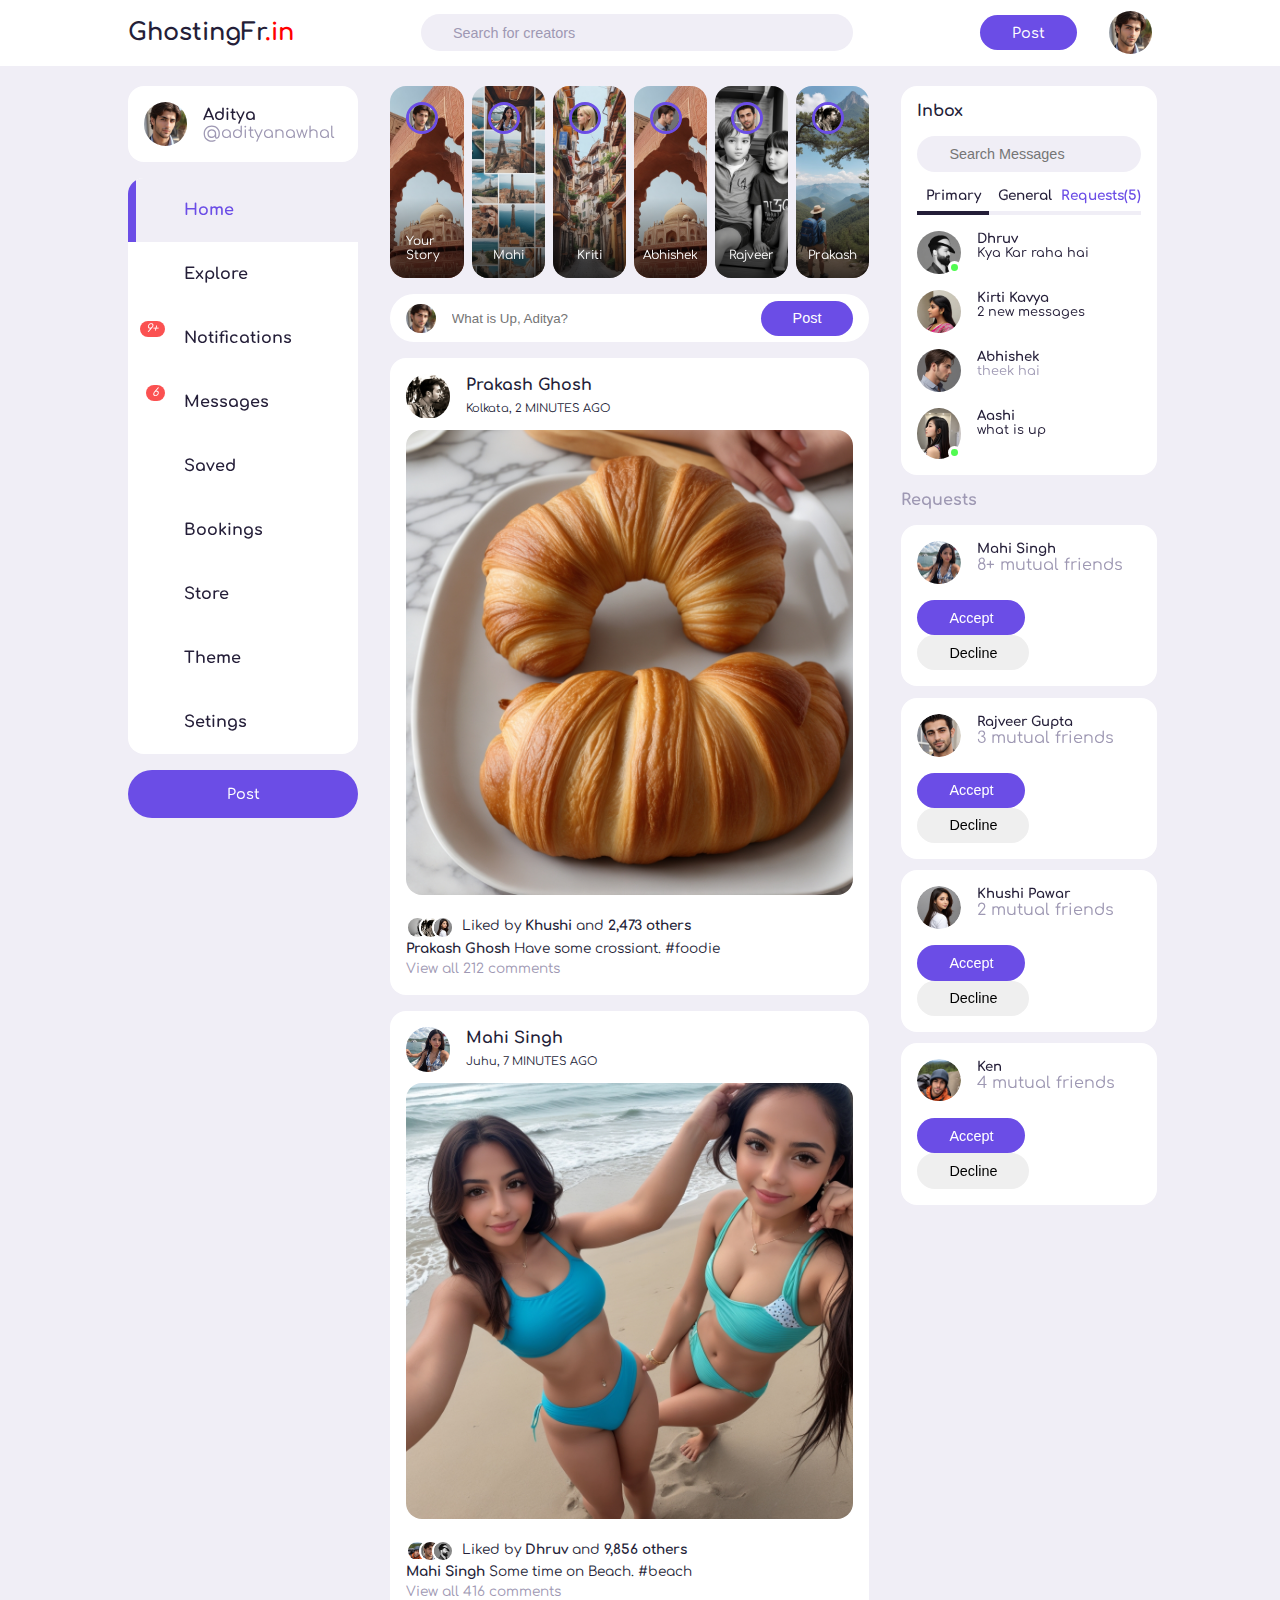
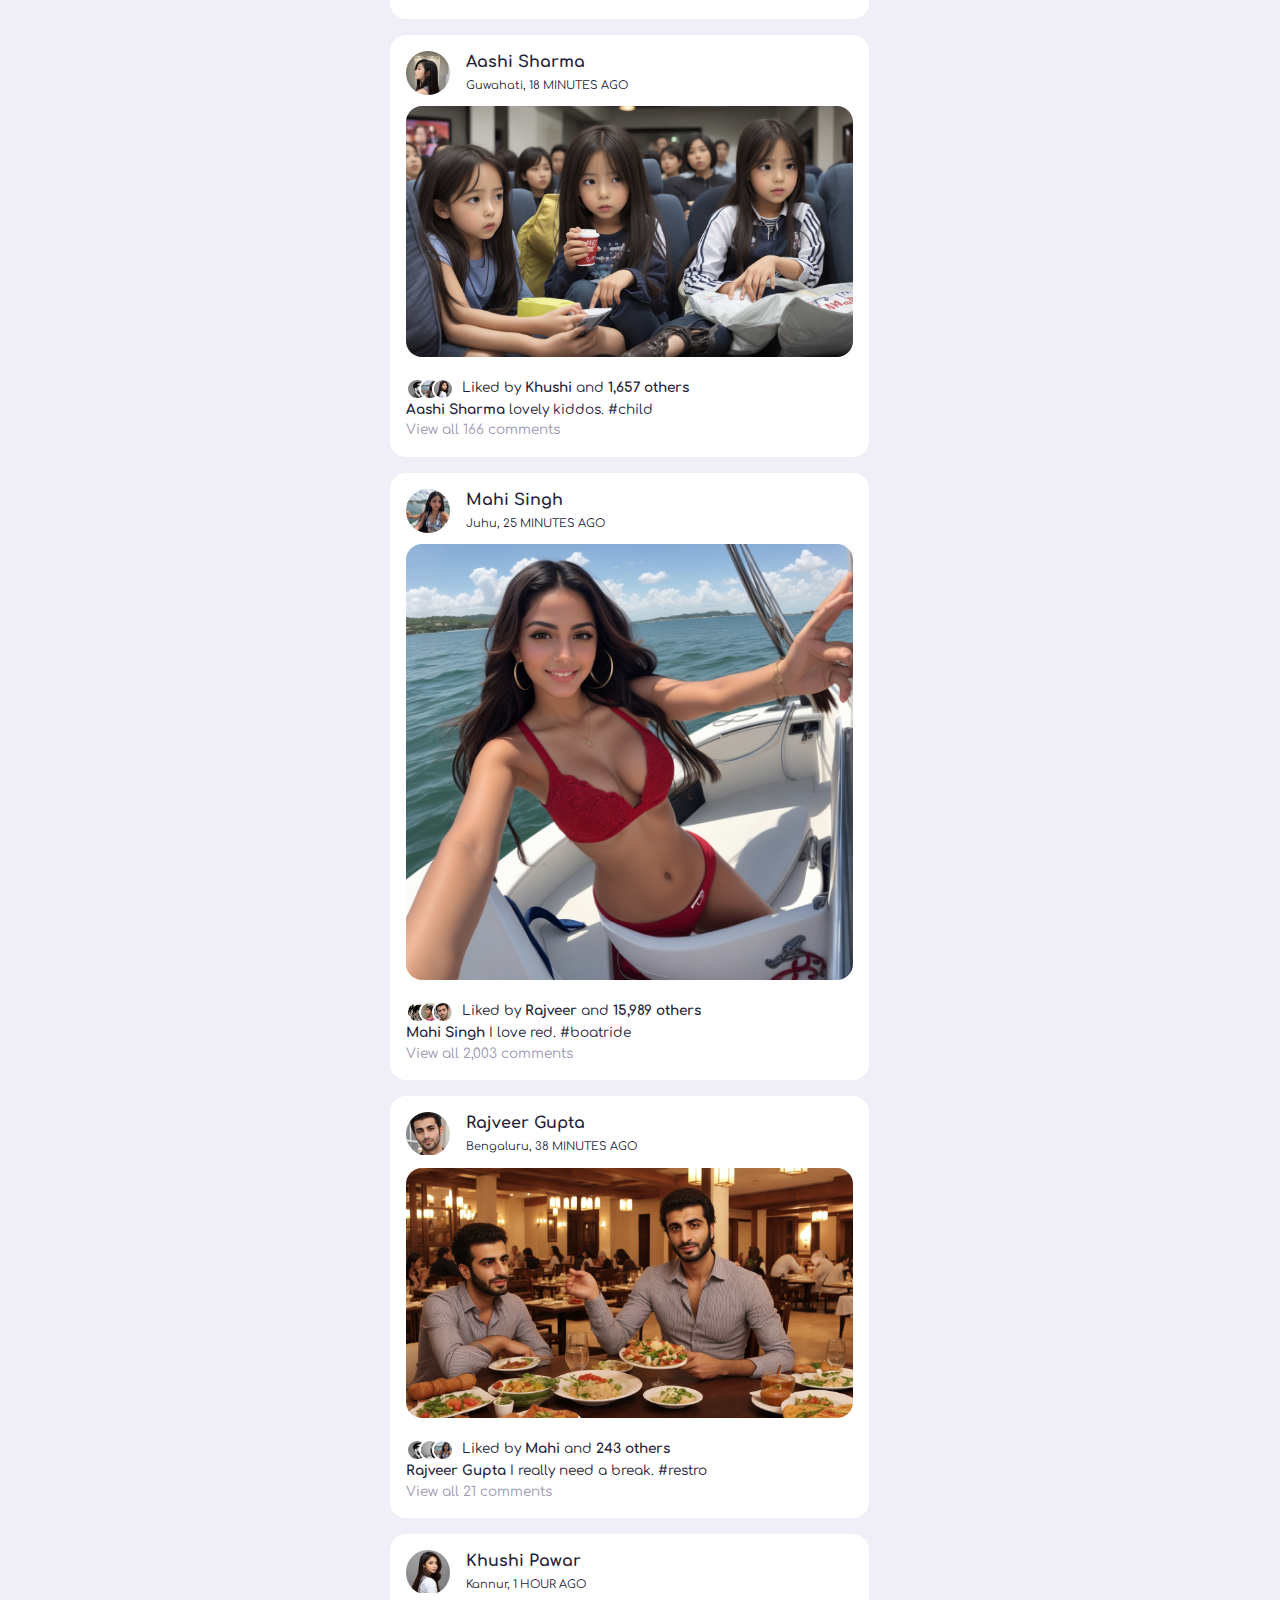
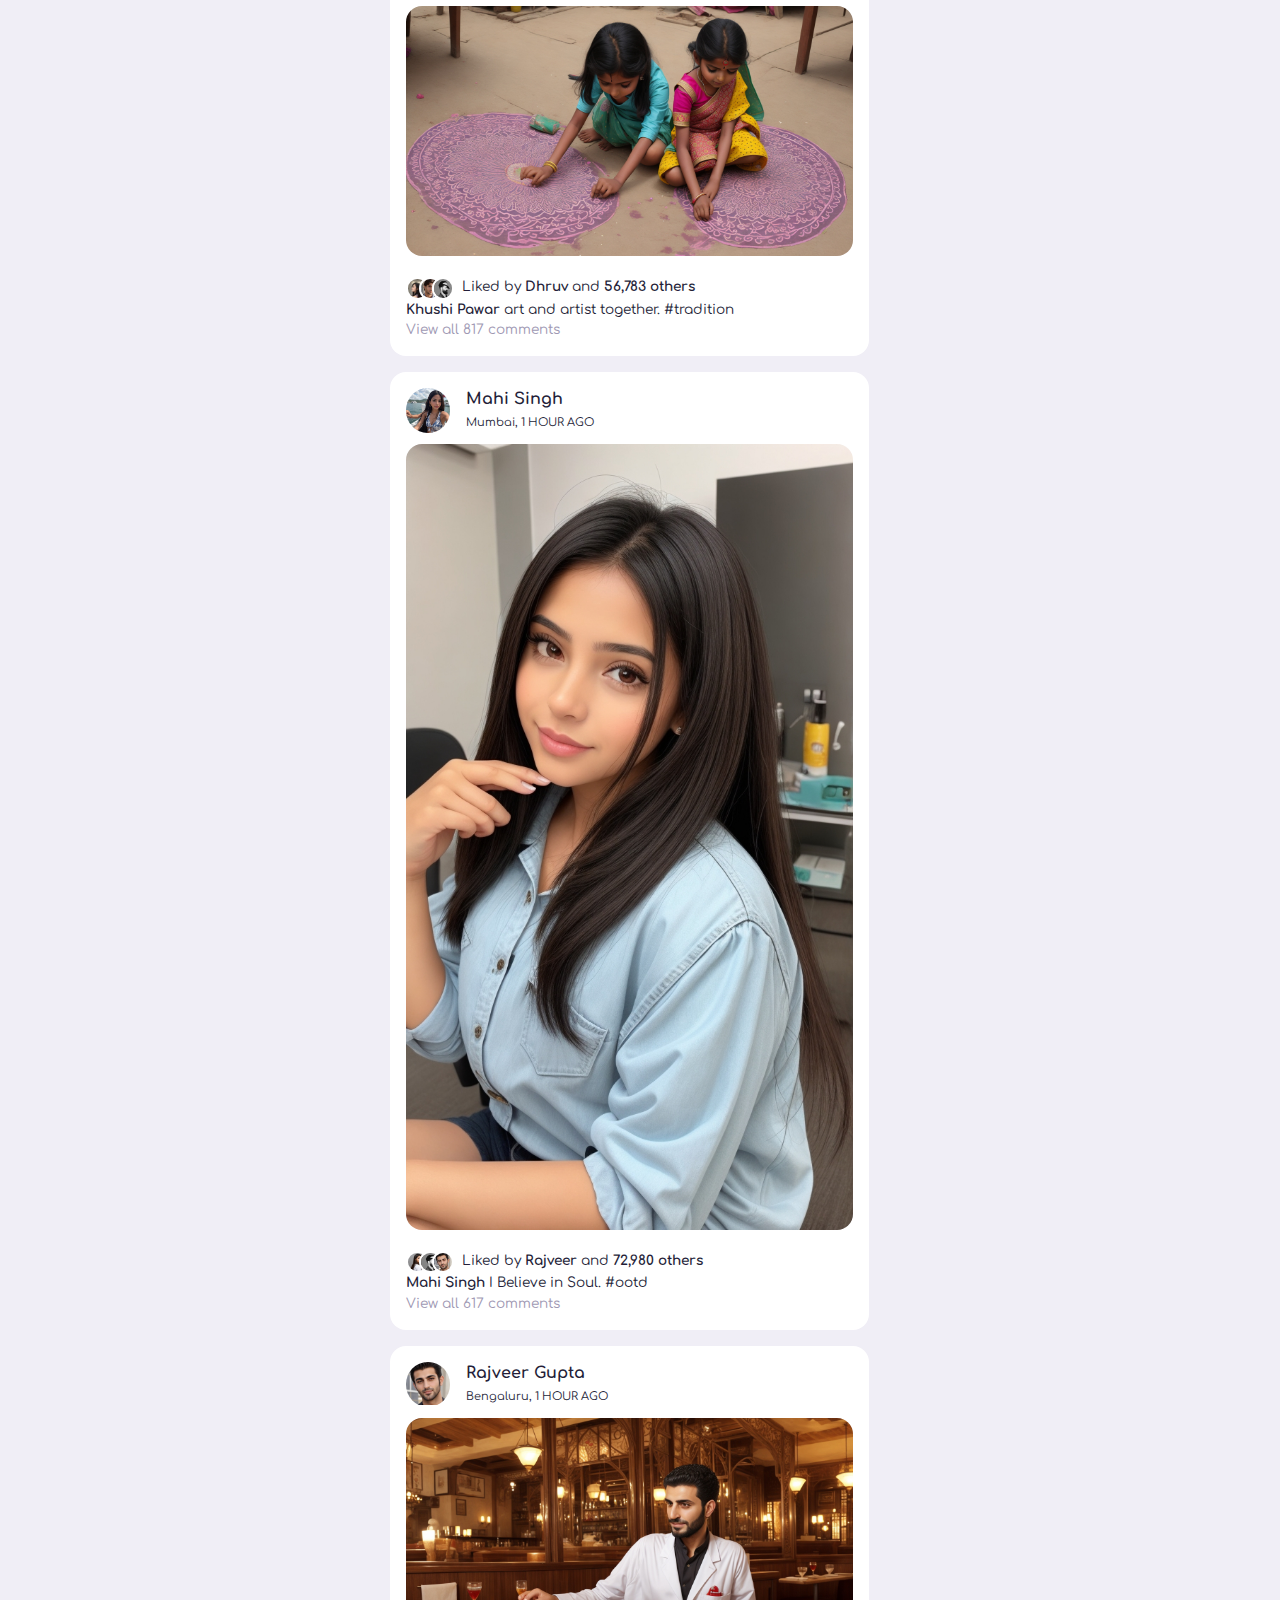
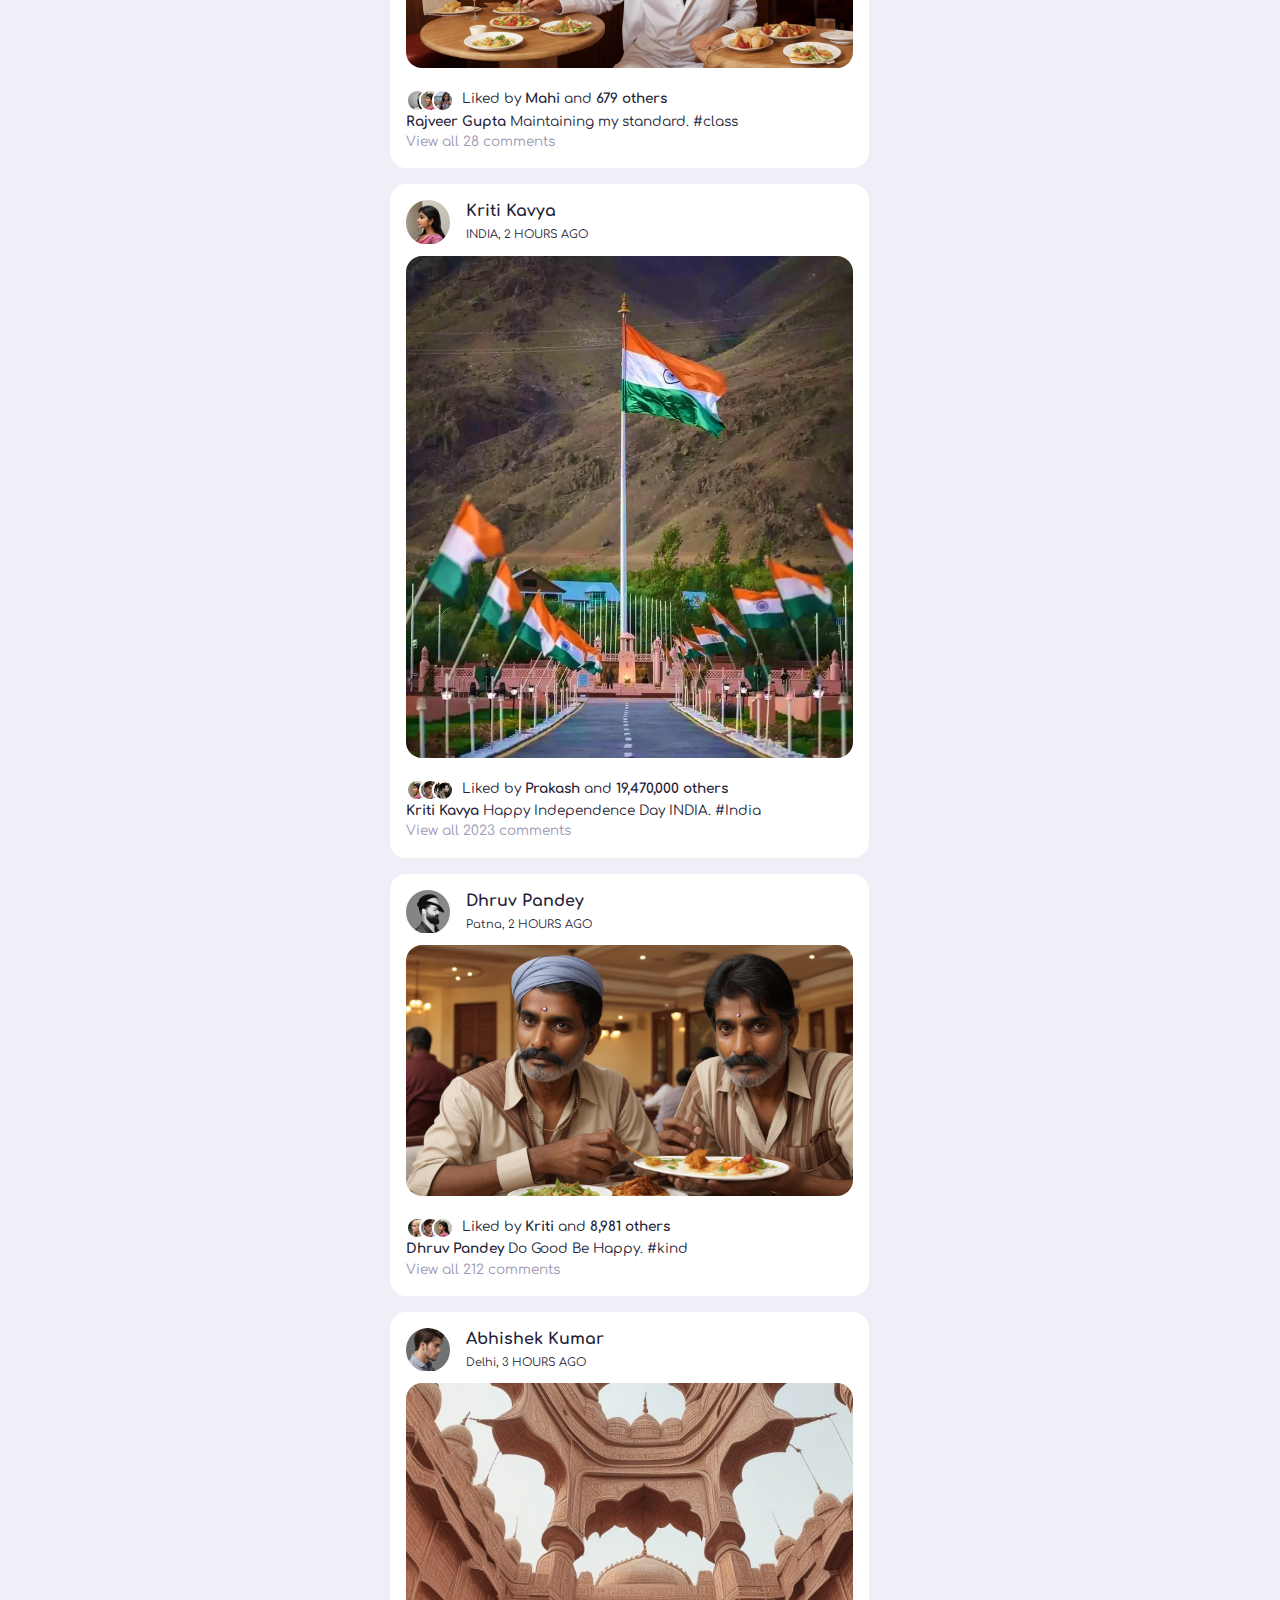
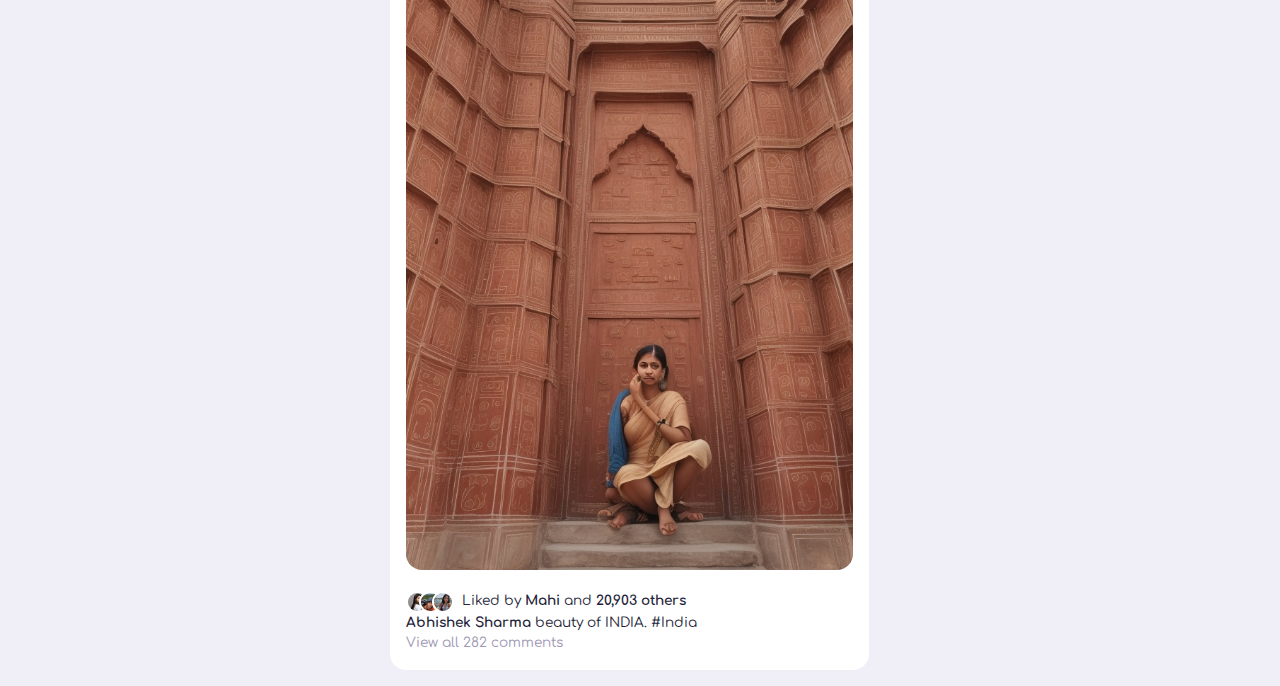
<file: home.html>
<!DOCTYPE html>
<html lang="en">
<head>
    <meta charset="UTF-8">
    <meta name="viewport" content="width=device-width, initial-scale=1.0">
    <title>Social</title>

    <!-- iconscout -->
    <link rel="stylesheet" href="https://unicons.iconscout.com/release/v2.1.6/css/unicons.css">

    <!-- stylesheet -->
    <link rel="stylesheet" href="./css/style.css">
</head>
<body> 
    <nav>
        <div class="container">
            <h2 class="log">
                GhostingFr<span>.in</span>
            </h2>
            <div class="search-bar">
                <i class="uil uil-search"></i><input type="search" placeholder="Search for creators">
            </div>
            <div class="create">
                <label class="btn btn-primary" for="create-post">Post</label>
                <div class="profile-photo">
                    <img src="/data/profile11.jpg">
                </div>
            </div>
        </div>
    </nav>

 <!----------------------------------MAIN------------------------------->
 <main>
    <div class="container">
        <!--=========================left=============================-->
        <div class="left">
        <a class="profile">
            <div class="profile-photo">
                <img src="/data/profile11.jpg">
            </div>
            <div class="handle">
                <h4>Aditya</h4>
                <p class="text-muted">
                    @adityanawhal 
                </p>
            </div>
        </a>
         <!------------------------sidebar------------------------------->
         <div class="sidebar">
            <a class="menu-item active" href="/home.html">
                <span><i class="uil uil-home"></i></span><h3>Home</h3>
            </a>
            <a class="menu-item" href="/explore.html">
                <span><i class="uil uil-compass"></i></span><h3>Explore</h3>
            </a>
            <a class="menu-item" id="notifications">
                <span><i class="uil uil-heart"><small class="notification-count">9+</small></i></span><h3>Notifications </h3>
                <!----------------------notification popup------------>
                <div class="notifications-popup">
                    <div>
                        <div class="profile-photo">
                            <img src="/data/profile3.jpg">
                        </div>
                        <div class="notification-body">
                            <b>Honey</b> accepted your friend request
                            <small class="text-muted">2 DAYS AGO</small>
                        </div>
                    </div>
                    <div>
                        <div class="profile-photo">
                            <img src="/data/profile2.jpg">
                        </div>
                        <div class="notification-body">
                            <b>Aditya Nawhal</b> accepted your friend request
                            <small class="text-muted">2 DAYS AGO</small>
                        </div>
                    </div>
                    <div>
                        <div class="profile-photo">
                            <img src="/data/profile4.jpg">
                        </div>
                        <div class="notification-body">
                            <b>Vishnu bhagwan</b> requested to follow you
                            <small class="text-muted">2 DAYS AGO</small>
                        </div>
                    </div>
                    <div>
                        <div class="profile-photo">
                            <img src="/data/profile5.jpg">
                        </div>
                        <div class="notification-body">
                            <b>Aditya Nawhal</b> liked your post
                            <small class="text-muted">2 DAYS AGO</small>
                        </div>
                    </div>
                    <div>
                        <div class="profile-photo">
                            <img src="/data/profile3.jpg">
                        </div>
                        <div class="notification-body">
                            <b>Mahadev</b> liked your post
                            <small class="text-muted">2 DAYS AGO</small>
                        </div>
                    </div>
                    <div>
                        <div class="profile-photo">
                            <img src="/data/profile7.jpg">
                        </div>
                        <div class="notification-body">
                            <b>Parvati S</b> commented on your post
                            <small class="text-muted">2 DAYS AGO</small>
                        </div>
                    </div>
                </div>
                <!--------------End notification Popup=------------>
            </a>
            <a class="menu-item" id="messages-notification" href="./messages.html">
                <span><i class="uil uil-envelope-alt"><small class="notification-count">6</small></i></span><h3>Messages</h3>
            </a>
            <a class="menu-item" href="/login.html">
                <span><i class="uil uil-bookmark"></i></span><h3>Saved</h3>
            </a>
            <a class="menu-item" href="./booking.html">
                <span><i class="uil uil-plane-fly"></i></span><h3>Bookings</h3>
            </a>
            <a class="menu-item" href="./login.html">
                <span><i class="uil uil-shopping-bag"></i></span><h3>Store</h3>
            </a>
            <a class="menu-item" id="theme">
                <span><i class="uil uil-palette"></i></span><h3>Theme</h3>
            </a>
            <a class="menu-item" href="./login.html">
                <span><i class="uil uil-setting"></i></span><h3>Setings</h3>   
            </a>
         </div>
         <!------------------end of sidebar--------------->
        <label for="create-post" class="btn btn-primary">Post</label>
        </div>




        <!--========================Middle=============================-->
        <div class="middle">
           <!------------------Stories--------------------------------->
        <div class="stories">
            <div class="story">
                <div class="profile-photo">
                    <img src="/data/profile11.jpg">
                </div>
                <p class="name">Your Story</p>
            </div>
            <div class="story">
                <div class="profile-photo">
                    <img src="/data/profile4.jpg">
                </div>
                <p class="name">Mahi</p>
            </div>
            <div class="story">
                <div class="profile-photo">
                    <img src="/data/profile7.jpg">
                </div>
                <p class="name">Kriti</p>
            </div>
            <div class="story">
                <div class="profile-photo">
                    <img src="/data/profile12.jpg">
                </div>
                <p class="name">Abhishek</p>
            </div>
            <div class="story">
                <div class="profile-photo">
                    <img src="/data/profile13.jpg">
                </div>
                <p class="name">Rajveer</p>
            </div>
            <div class="story">
                <div class="profile-photo">
                    <img src="/data/profile3.jpg">
                </div>
                <p class="name">Prakash</p>
            </div>
        </div>
        <!--------------------------End Of Story------------------------->
        <form class="create-post">
            <div class="profile-photo">
                <img src="/data/profile11.jpg">
            </div>
            <input type="text" placeholder="What is Up, Aditya?" id="create-post">
            <input type="submit" value="Post" class="btn btn-primary">
        </form>

        <!-------------------------FEEDS--------------------------------->
        <div class="feeds">
        <!-----------------------Feed 1----------------------------------->
            <div class="feed">
                <div class="head">
                    <div class="user">
                        <div class="profile-photo">
                            <img src="/data/profile3.jpg">
                        </div>
                        <div class="ingo">
                            <h3>Prakash Ghosh</h3>
                            <small>Kolkata, 2 MINUTES AGO</small>
                        </div>
                    </div>
                    <span class="edit">
                        <i class="uil uil-ellipsis-h"></i>
                    </span>
                </div>
                <div class="photo">
                    <img src="/data/post2.jpg">
                </div>

                <div class="action-buttons">
                    <div class="interaction-buttons">
                        <span><i class="uil uil-thumbs-up"></i></span>
                        <span><i class="uil uil-comment"></i></span>
                        <span><i class="uil uil-share"></i></span>
                    </div>
                    <div class="bookmark">
                        <span><i class="uil uil-bookmark"></i></span>
                    </div>
                </div>
                <div class="liked-by">
                    <span><img src="/data/profile2.jpg"></span>
                    <span><img src="/data/profile3.jpg"></span>
                    <span><img src="/data/profile8.jpg"></span>
                    <p>Liked by <b>Khushi</b> and <b>2,473 others</b></p>
                </div>
                <div class="caption">
                    <p><b>Prakash Ghosh</b> Have some crossiant.<span class="harsh-tag"> #foodie </span></p>
                </div>
                <div class="comments text-muted">View all 212 comments</div>
            </div>
            <!--------------------------------End of feed 1---------------------->
        <!-----------------------Feed 2----------------------------------->
            <div class="feed">
                <div class="head">
                    <div class="user">
                        <div class="profile-photo">
                            <img src="/data/profile4.jpg">
                        </div>
                        <div class="ingo">
                            <h3>Mahi Singh</h3>
                            <small>Juhu, 7 MINUTES AGO</small>
                        </div>
                    </div>
                    <span class="edit">
                        <i class="uil uil-ellipsis-h"></i>
                    </span>
                </div>
                <div class="photo">
                    <img src="/data/post3.jpg">
                </div>

                <div class="action-buttons">
                    <div class="interaction-buttons">
                        <span><i class="uil uil-thumbs-up"></i></span>
                        <span><i class="uil uil-comment"></i></span>
                        <span><i class="uil uil-share"></i></span>
                    </div>
                    <div class="bookmark">
                        <span><i class="uil uil-bookmark"></i></span>
                    </div>
                </div>
                <div class="liked-by">
                    <span><img src="/data/profile5.jpg"></span>
                    <span><img src="/data/profile11.jpg"></span>
                    <span><img src="/data/profile1.jpg"></span>
                    <p>Liked by <b>Dhruv</b> and <b>9,856 others</b></p>
                </div>
                <div class="caption">
                    <p><b>Mahi Singh</b> Some time on Beach.<span class="harsh-tag"> #beach </span></p>
                </div>
                <div class="comments text-muted">View all 416 comments</div>
            </div>
            <!--------------------------------End of feed 2---------------------->
        <!-----------------------Feed 3----------------------------------->
            <div class="feed">
                <div class="head">
                    <div class="user">
                        <div class="profile-photo">
                            <img src="/data/profile6.jpg">
                        </div>
                        <div class="ingo">
                            <h3>Aashi Sharma</h3>
                            <small>Guwahati, 18 MINUTES AGO</small>
                        </div>
                    </div>
                    <span class="edit">
                        <i class="uil uil-ellipsis-h"></i>
                    </span>
                </div>
                <div class="photo">
                    <img src="/data/post4.jpg">
                </div>

                <div class="action-buttons">
                    <div class="interaction-buttons">
                        <span><i class="uil uil-thumbs-up"></i></span>
                        <span><i class="uil uil-comment"></i></span>
                        <span><i class="uil uil-share"></i></span>
                    </div>
                    <div class="bookmark">
                        <span><i class="uil uil-bookmark"></i></span>
                    </div>
                </div>
                <div class="liked-by">
                    <span><img src="/data/profile1.jpg"></span>
                    <span><img src="/data/profile4.jpg"></span>
                    <span><img src="/data/profile8.jpg"></span>
                    <p>Liked by <b>Khushi</b> and <b>1,657 others</b></p>
                </div>
                <div class="caption">
                    <p><b>Aashi Sharma</b> lovely kiddos.<span class="harsh-tag"> #child </span></p>
                </div>
                <div class="comments text-muted">View all 166 comments</div>
            </div>
            <!--------------------------------End of feed 3---------------------->
        <!-----------------------Feed 4----------------------------------->
            <div class="feed">
                <div class="head">
                    <div class="user">
                        <div class="profile-photo">
                            <img src="/data/profile4.jpg">
                        </div>
                        <div class="ingo">
                            <h3>Mahi Singh</h3>
                            <small>Juhu, 25 MINUTES AGO</small>
                        </div>
                    </div>
                    <span class="edit">
                        <i class="uil uil-ellipsis-h"></i>
                    </span>
                </div>
                <div class="photo">
                    <img src="/data/post5.jpg">
                </div>

                <div class="action-buttons">
                    <div class="interaction-buttons">
                        <span><i class="uil uil-thumbs-up"></i></span>
                        <span><i class="uil uil-comment"></i></span>
                        <span><i class="uil uil-share"></i></span>
                    </div>
                    <div class="bookmark">
                        <span><i class="uil uil-bookmark"></i></span>
                    </div>
                </div>
                <div class="liked-by">
                    <span><img src="/data/profile3.jpg"></span>
                    <span><img src="/data/profile9.jpg"></span>
                    <span><img src="/data/profile13.jpg"></span>
                    <p>Liked by <b>Rajveer</b> and <b>15,989 others</b></p>
                </div>
                <div class="caption">
                    <p><b>Mahi Singh</b> I love red.<span class="harsh-tag"> #boatride </span></p>
                </div>
                <div class="comments text-muted">View all 2,003 comments</div>
            </div>
            <!--------------------------------End of feed 4---------------------->
        <!-----------------------Feed 5----------------------------------->
            <div class="feed">
                <div class="head">
                    <div class="user">
                        <div class="profile-photo">
                            <img src="/data/profile13.jpg">
                        </div>
                        <div class="ingo">
                            <h3>Rajveer Gupta</h3>
                            <small>Bengaluru, 38 MINUTES AGO</small>
                        </div>
                    </div>
                    <span class="edit">
                        <i class="uil uil-ellipsis-h"></i>
                    </span>
                </div>
                <div class="photo">
                    <img src="/data/post6.jpg">
                </div>

                <div class="action-buttons">
                    <div class="interaction-buttons">
                        <span><i class="uil uil-thumbs-up"></i></span>
                        <span><i class="uil uil-comment"></i></span>
                        <span><i class="uil uil-share"></i></span>
                    </div>
                    <div class="bookmark">
                        <span><i class="uil uil-bookmark"></i></span>
                    </div>
                </div>
                <div class="liked-by">
                    <span><img src="/data/profile1.jpg"></span>
                    <span><img src="/data/profile2.jpg"></span>
                    <span><img src="/data/profile4.jpg"></span>
                    <p>Liked by <b>Mahi</b> and <b>243 others</b></p>
                </div>
                <div class="caption">
                    <p><b>Rajveer Gupta</b> I really need a break.<span class="harsh-tag"> #restro </span></p>
                </div>
                <div class="comments text-muted">View all 21 comments</div>
            </div>
            <!--------------------------------End of feed 5---------------------->
        <!-----------------------Feed 6----------------------------------->
            <div class="feed">
                <div class="head">
                    <div class="user">
                        <div class="profile-photo">
                            <img src="/data/profile8.jpg">
                        </div>
                        <div class="ingo">
                            <h3>Khushi Pawar</h3>
                            <small>Kannur, 1 HOUR AGO</small>
                        </div>
                    </div>
                    <span class="edit">
                        <i class="uil uil-ellipsis-h"></i>
                    </span>
                </div>
                <div class="photo">
                    <img src="/data/post7.jpg">
                </div>

                <div class="action-buttons">
                    <div class="interaction-buttons">
                        <span><i class="uil uil-thumbs-up"></i></span>
                        <span><i class="uil uil-comment"></i></span>
                        <span><i class="uil uil-share"></i></span>
                    </div>
                    <div class="bookmark">
                        <span><i class="uil uil-bookmark"></i></span>
                    </div>
                </div>
                <div class="liked-by">
                    <span><img src="./data/profile6.jpg"></span>
                    <span><img src="./data/profile11.jpg"></span>
                    <span><img src="./data/profile1.jpg"></span>
                    <p>Liked by <b>Dhruv</b> and <b>56,783 others</b></p>
                </div>
                <div class="caption">
                    <p><b>Khushi Pawar</b> art and artist together.<span class="harsh-tag"> #tradition </span></p>
                </div>
                <div class="comments text-muted">View all 817 comments</div>
            </div>
            <!--------------------------------End of feed 6---------------------->
        <!-----------------------Feed 7----------------------------------->
            <div class="feed">
                <div class="head">
                    <div class="user">
                        <div class="profile-photo">
                            <img src="/data/profile4.jpg">
                        </div>
                        <div class="ingo">
                            <h3>Mahi Singh</h3>
                            <small>Mumbai, 1 HOUR AGO</small>
                        </div>
                    </div>
                    <span class="edit">
                        <i class="uil uil-ellipsis-h"></i>
                    </span>
                </div>
                <div class="photo">
                    <img src="/data/post8.jpg">
                </div>

                <div class="action-buttons">
                    <div class="interaction-buttons">
                        <span><i class="uil uil-thumbs-up"></i></span>
                        <span><i class="uil uil-comment"></i></span>
                        <span><i class="uil uil-share"></i></span>
                    </div>
                    <div class="bookmark">
                        <span><i class="uil uil-bookmark"></i></span>
                    </div>
                </div>
                <div class="liked-by">
                    <span><img src="/data/profile8.jpg"></span>
                    <span><img src="/data/profile1.jpg"></span>
                    <span><img src="/data/profile13.jpg"></span>
                    <p>Liked by <b>Rajveer</b> and <b>72,980 others</b></p>
                </div>
                <div class="caption">
                    <p><b>Mahi Singh</b> I Believe in Soul.<span class="harsh-tag"> #ootd </span></p>
                </div>
                <div class="comments text-muted">View all 617 comments</div>
            </div>
            <!--------------------------------End of feed 7---------------------->
        <!-----------------------Feed 8----------------------------------->
            <div class="feed">
                <div class="head">
                    <div class="user">
                        <div class="profile-photo">
                            <img src="/data/profile13.jpg">
                        </div>
                        <div class="ingo">
                            <h3>Rajveer Gupta</h3>
                            <small>Bengaluru, 1 HOUR AGO</small>
                        </div>
                    </div>
                    <span class="edit">
                        <i class="uil uil-ellipsis-h"></i>
                    </span>
                </div>
                <div class="photo">
                    <img src="/data/post9.jpg">
                </div>

                <div class="action-buttons">
                    <div class="interaction-buttons">
                        <span><i class="uil uil-thumbs-up"></i></span>
                        <span><i class="uil uil-comment"></i></span>
                        <span><i class="uil uil-share"></i></span>
                    </div>
                    <div class="bookmark">
                        <span><i class="uil uil-bookmark"></i></span>
                    </div>
                </div>
                <div class="liked-by">
                    <span><img src="/data/profile2.jpg"></span>
                    <span><img src="/data/profile9.jpg"></span>
                    <span><img src="/data/profile4.jpg"></span>
                    <p>Liked by <b>Mahi</b> and <b>679 others</b></p>
                </div>
                <div class="caption">
                    <p><b>Rajveer Gupta</b> Maintaining my standard.<span class="harsh-tag"> #class </span></p>
                </div>
                <div class="comments text-muted">View all 28 comments</div>
            </div>
            <!--------------------------------End of feed 8---------------------->
        <!-----------------------Feed 9----------------------------------->
            <div class="feed">
                <div class="head">
                    <div class="user">
                        <div class="profile-photo">
                            <img src="/data/profile9.jpg">
                        </div>
                        <div class="ingo">
                            <h3>Kriti Kavya</h3>
                            <small>INDIA, 2 HOURS AGO</small>
                        </div>
                    </div>
                    <span class="edit">
                        <i class="uil uil-ellipsis-h"></i>
                    </span>
                </div>
                <div class="photo">
                    <img src="/data/post10.JPG">
                </div>

                <div class="action-buttons">
                    <div class="interaction-buttons">
                        <span><i class="uil uil-thumbs-up"></i></span>
                        <span><i class="uil uil-comment"></i></span>
                        <span><i class="uil uil-share"></i></span>
                    </div>
                    <div class="bookmark">
                        <span><i class="uil uil-bookmark"></i></span>
                    </div>
                </div>
                <div class="liked-by">
                    <span><img src="/data/profile9.jpg"></span>
                    <span><img src="/data/profile11.jpg"></span>
                    <span><img src="/data/profile3.jpg"></span>
                    <p>Liked by <b>Prakash</b> and <b>19,470,000 others</b></p>
                </div>
                <div class="caption">
                    <p><b>Kriti Kavya</b> Happy Independence Day INDIA.<span class="harsh-tag"> #India </span></p>
                </div>
                <div class="comments text-muted">View all 2023 comments</div>
            </div>
            <!--------------------------------End of feed 9---------------------->
        <!-----------------------Feed 10----------------------------------->
            <div class="feed">
                <div class="head">
                    <div class="user">
                        <div class="profile-photo">
                            <img src="/data/profile1.jpg">
                        </div>
                        <div class="ingo">
                            <h3>Dhruv Pandey</h3>
                            <small>Patna, 2 HOURS AGO</small>
                        </div>
                    </div>
                    <span class="edit">
                        <i class="uil uil-ellipsis-h"></i>
                    </span>
                </div>
                <div class="photo">
                    <img src="/data/post11.jpg">
                </div>

                <div class="action-buttons">
                    <div class="interaction-buttons">
                        <span><i class="uil uil-thumbs-up"></i></span>
                        <span><i class="uil uil-comment"></i></span>
                        <span><i class="uil uil-share"></i></span>
                    </div>
                    <div class="bookmark">
                        <span><i class="uil uil-bookmark"></i></span>
                    </div>
                </div>
                <div class="liked-by">
                    <span><img src="/data/profile7.jpg"></span>
                    <span><img src="/data/profile11.jpg"></span>
                    <span><img src="/data/profile9.jpg"></span>
                    <p>Liked by <b>Kriti</b> and <b>8,981 others</b></p>
                </div>
                <div class="caption">
                    <p><b>Dhruv Pandey</b> Do Good Be Happy.<span class="harsh-tag"> #kind </span></p>
                </div>
                <div class="comments text-muted">View all 212 comments</div>
            </div>
            <!--------------------------------End of feed 10---------------------->
        <!-----------------------Feed 11----------------------------------->
            <div class="feed">
                <div class="head">
                    <div class="user">
                        <div class="profile-photo">
                            <img src="/data/profile12.jpg">
                        </div>
                        <div class="ingo">
                            <h3>Abhishek Kumar</h3>
                            <small>Delhi, 3 HOURS AGO</small>
                        </div>
                    </div>
                    <span class="edit">
                        <i class="uil uil-ellipsis-h"></i>
                    </span>
                </div>
                <div class="photo">
                    <img src="/data/post12.jpg">
                </div>

                <div class="action-buttons">
                    <div class="interaction-buttons">
                        <span><i class="uil uil-thumbs-up"></i></span>
                        <span><i class="uil uil-comment"></i></span>
                        <span><i class="uil uil-share"></i></span>
                    </div>
                    <div class="bookmark">
                        <span><i class="uil uil-bookmark"></i></span>
                    </div>
                </div>
                <div class="liked-by">
                    <span><img src="/data/profile8.jpg"></span>
                    <span><img src="/data/profile5.jpg"></span>
                    <span><img src="/data/profile4.jpg"></span>
                    <p>Liked by <b>Mahi</b> and <b> 20,903 others</b></p>
                </div>
                <div class="caption">
                    <p><b>Abhishek Sharma</b> beauty of INDIA.<span class="harsh-tag"> #India </span></p>
                </div>
                <div class="comments text-muted">View all 282 comments</div>
            </div>
            <!--------------------------------End of feed 8---------------------->
        </div>
        <!----------------------------------End Of Feed------------------------->
        </div>
        <!--=========================End of middle=============================-->
    


        <!--=========================Right=============================-->
        <div class="right">
            <div class="messages">
                <div class="heading">
                    <h4>Inbox</h4><i class="uil uil-edit"></i>
                </div>
                <!------------------search bar-------------------------->
                <div class="search-bar">
                    <i class="uil uil-search"></i>
                    <input type="search" placeholder="Search Messages" id="message-search">
                </div>
                <!-----------------------------------Messages category------------------------------->
                <div class="category">
                    <h6 class="active">Primary</h6>
                    <h6>General</h6>
                    <h6 class="message-requests">Requests(5)</h6>
                </div>
                <!------------------------------------Messages--------------------------------->
                <div class="message">
                    <div class="profile-photo">
                        <img src="/data/profile1.jpg">
                        <div class="active"></div>
                    </div>
                    <div class="message-body">
                        <h5>Dhruv</h5>
                        <p class="text-bold">Kya Kar raha hai</p>
                    </div>
                </div>
                <div class="message">
                    <div class="profile-photo">
                        <img src="/data/profile9.jpg">
                    </div>
                    <div class="message-body">
                        <h5>Kirti Kavya</h5>
                        <p class="text-bold">2 new messages</p>
                    </div>
                </div>
                <div class="message">
                    <div class="profile-photo">
                        <img src="/data/profile12.jpg">
                    </div>
                    <div class="message-body">
                        <h5>Abhishek</h5>
                        <p class="text-muted">theek hai</p>
                    </div>
                </div>
                <div class="message">
                    <div class="profile-photo">
                        <img src="/data/profile6.jpg">
                        <div class="active"></div>
                    </div>
                    <div class="message-body">
                        <h5>Aashi</h5>
                        <p class="text-bold">what is up</p>
                    </div>
                </div>
            </div>
            <!-----------------------------------end of messages----------------------------->
            
            <!-----------------------------------friend request------------------------------>
            <div class="friend-requests">
                <h4>Requests</h4>
                <div class="requests">
                    <div class="info">
                        <div class="profile-photo">
                            <img src="/data/profile4.jpg">
                        </div>
                        <div>
                            <h5>Mahi Singh</h5>
                            <p class="text-muted">
                               8+ mutual friends
                            </p>
                        </div>
                    </div>
                    <div class="action">
                        <button class="btn btn-primary">
                            Accept
                        </button>
                        <button class="btn">
                            Decline
                        </button>
                    </div>    
                </div>
                <div class="requests">
                    <div class="info">
                        <div class="profile-photo">
                            <img src="/data/profile13.jpg">
                        </div>
                        <div>
                            <h5>Rajveer Gupta</h5>
                            <p class="text-muted">
                               3 mutual friends
                            </p>
                        </div>
                    </div>
                    <div class="action">
                        <button class="btn btn-primary">
                            Accept
                        </button>
                        <button class="btn">
                            Decline
                        </button>
                    </div>    
                </div>
                <div class="requests">
                    <div class="info">
                        <div class="profile-photo">
                            <img src="/data/profile8.jpg">
                        </div>
                        <div>
                            <h5>Khushi Pawar</h5>
                            <p class="text-muted">
                               2 mutual friends
                            </p>
                        </div>
                    </div>
                    <div class="action">
                        <button class="btn btn-primary">
                            Accept
                        </button>
                        <button class="btn">
                            Decline
                        </button>
                    </div>    
                </div>
                <div class="requests">
                    <div class="info">
                        <div class="profile-photo">
                            <img src="/data/profile5.jpg">
                        </div>
                        <div>
                            <h5>Ken</h5>
                            <p class="text-muted">
                               4 mutual friends
                            </p>
                        </div>
                    </div>
                    <div class="action">
                        <button class="btn btn-primary">
                            Accept
                        </button>
                        <button class="btn">
                            Decline
                        </button>
                    </div>    
                </div>
            </div>  
        </div>
        <!---------------------------====================End of Right================================================-->
    </div>
 </main>

 <!-------------------------------------======Theme CUSTOMIZATION---------------======================================-->
 <div class="customize-theme">
    <div class="card">
        <h2>customize Your View</h2>
        <p class="text-muted">Manage Your Font size, color, and background.</p>

        <!---------------------Font size--------------->
        <div class="font-size">
            <h4>Font size</h4>
            <div>
                <h6>Aa</h6>
            <div class="choose-size">
                <span class="font-size-1"></span>
                <span class="font-size-2"></span>
                <span class="font-size-3 active"></span>
                <span class="font-size-4"></span>
                <span class="font-size-5"></span>
            </div>
            <h3>Aa</h3>    
            </div>
        </div>

        <!---------------------Primary colors ------------------>
        <div class="color">
            <h4>Color</h4>
            <div class="choose-color">
            <span class="color-1 active"></span>
            <span class="color-2"></span>
            <span class="color-3"></span>
            <span class="color-4"></span>
            <span class="color-5"></span>    
            </div>
        </div>
        
        <!--------------------Background colors------------>
        <div class="background">
            <h4>background</h4>
            <div class="choose-bg">
                <div class="bg-1 active">
                    <span></span>
                    <h5 for="bg-1">light</h5>
                </div>
                <div class="bg-2">
                    <span></span>
                    <h5>Dim</h5>
                </div>
                <div class="bg-3">
                    <span></span>
                    <h5 for="bg-3">Lights out</h5>
                </div>
            </div>
        </div>
    </div>
 </div>
 <script src="./js/index.js"></script>
</body>
</html>
</file>
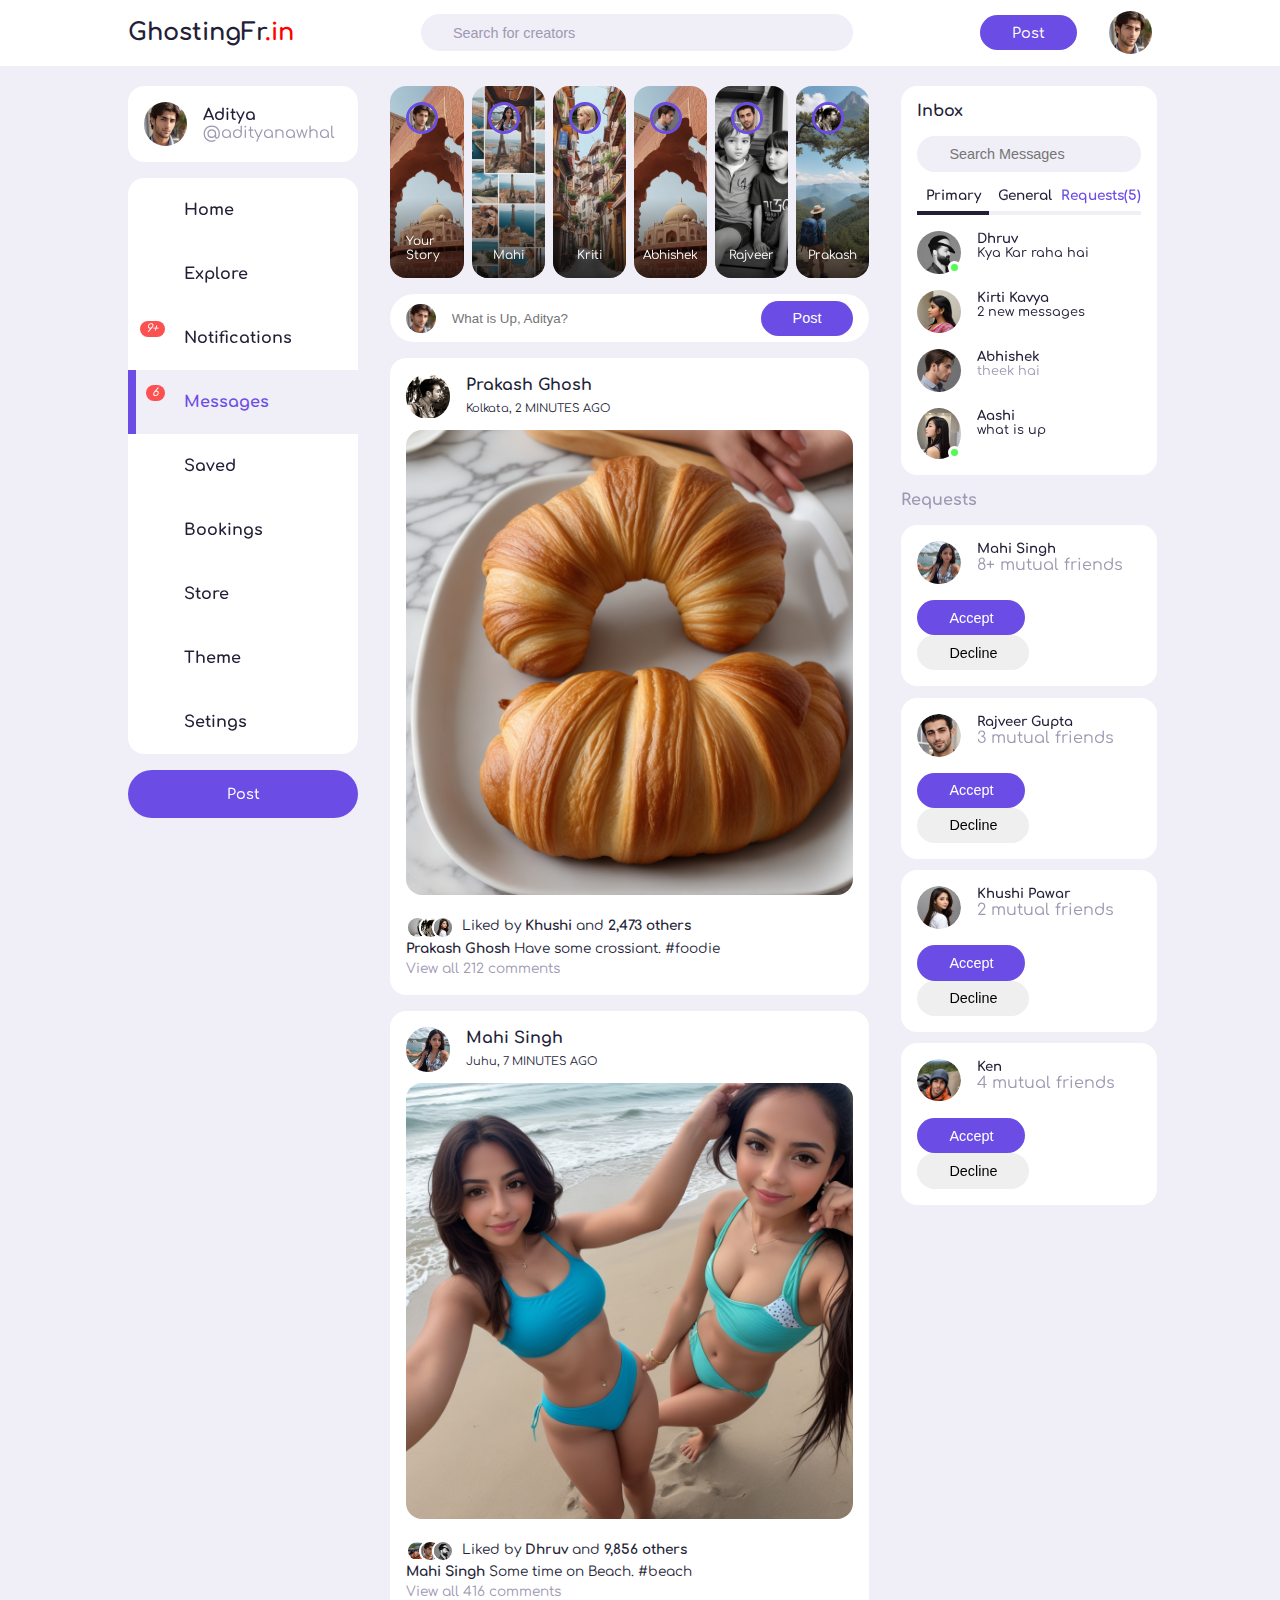
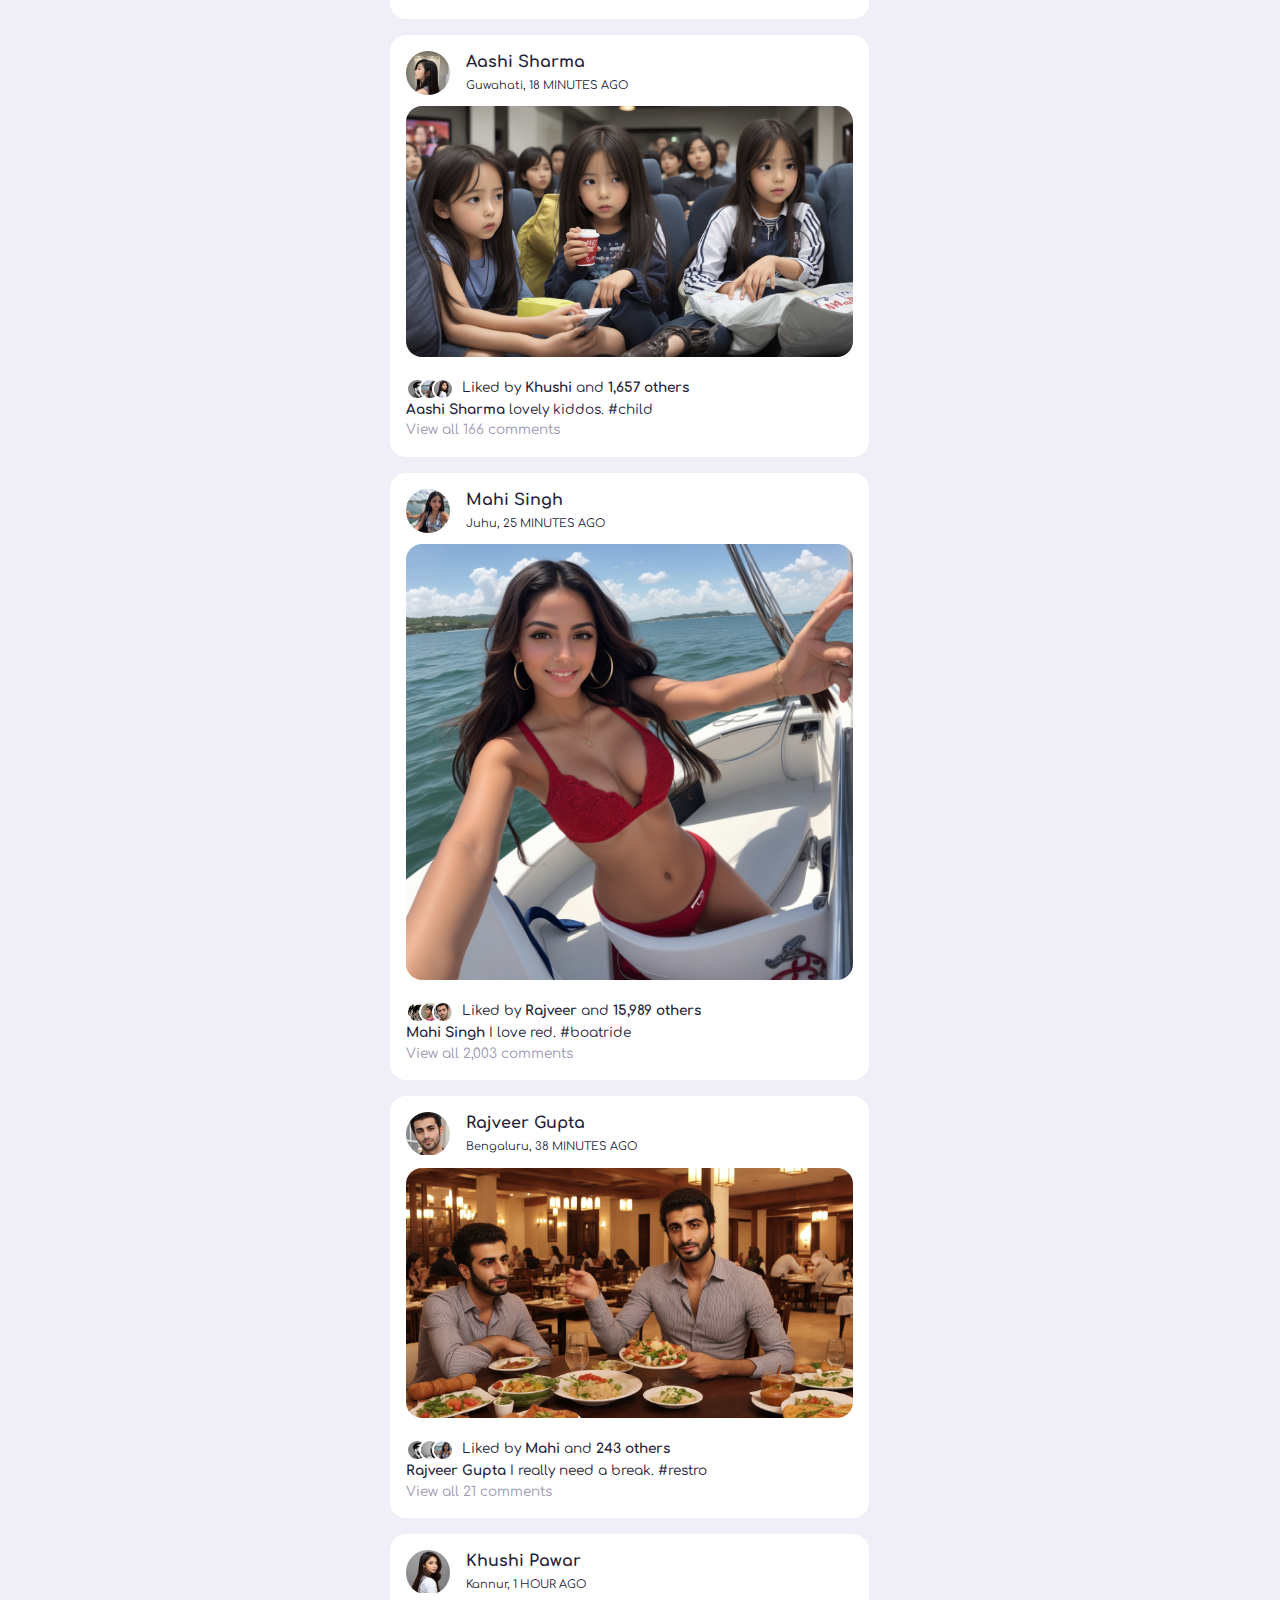
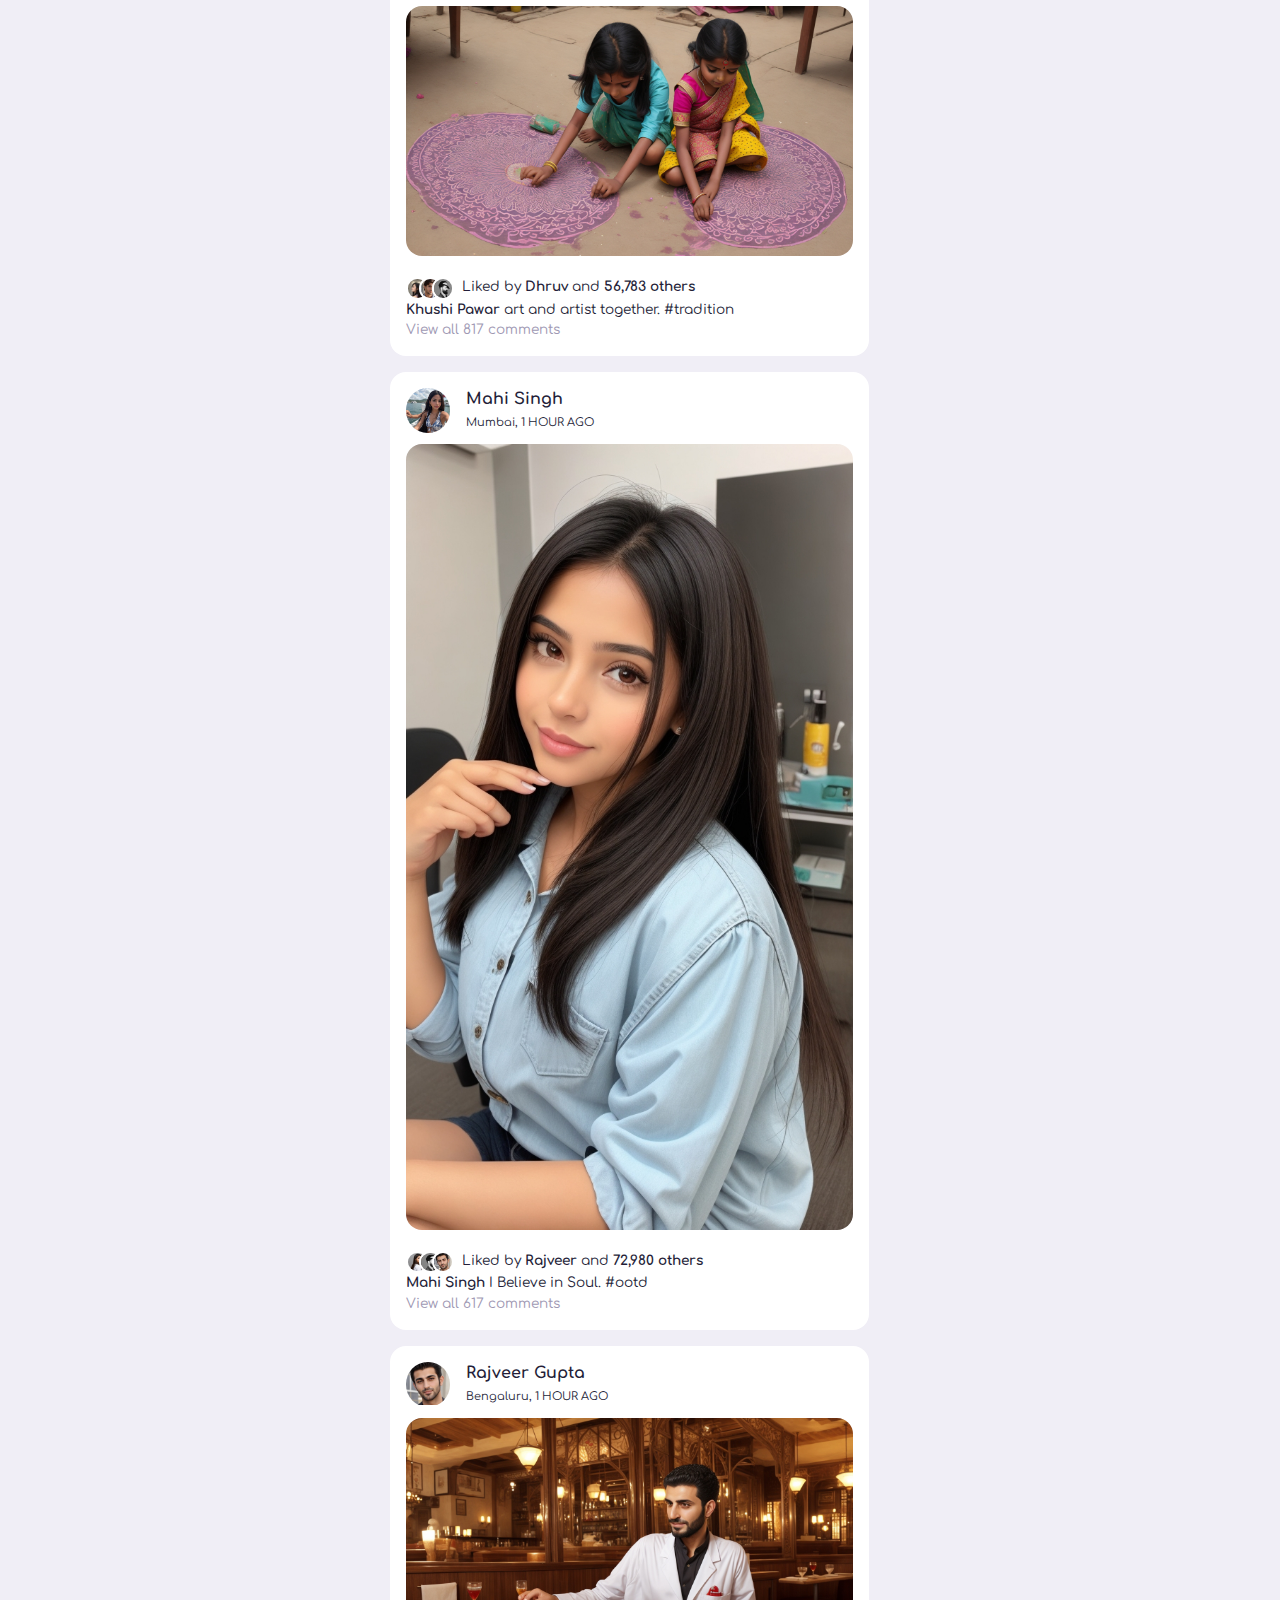
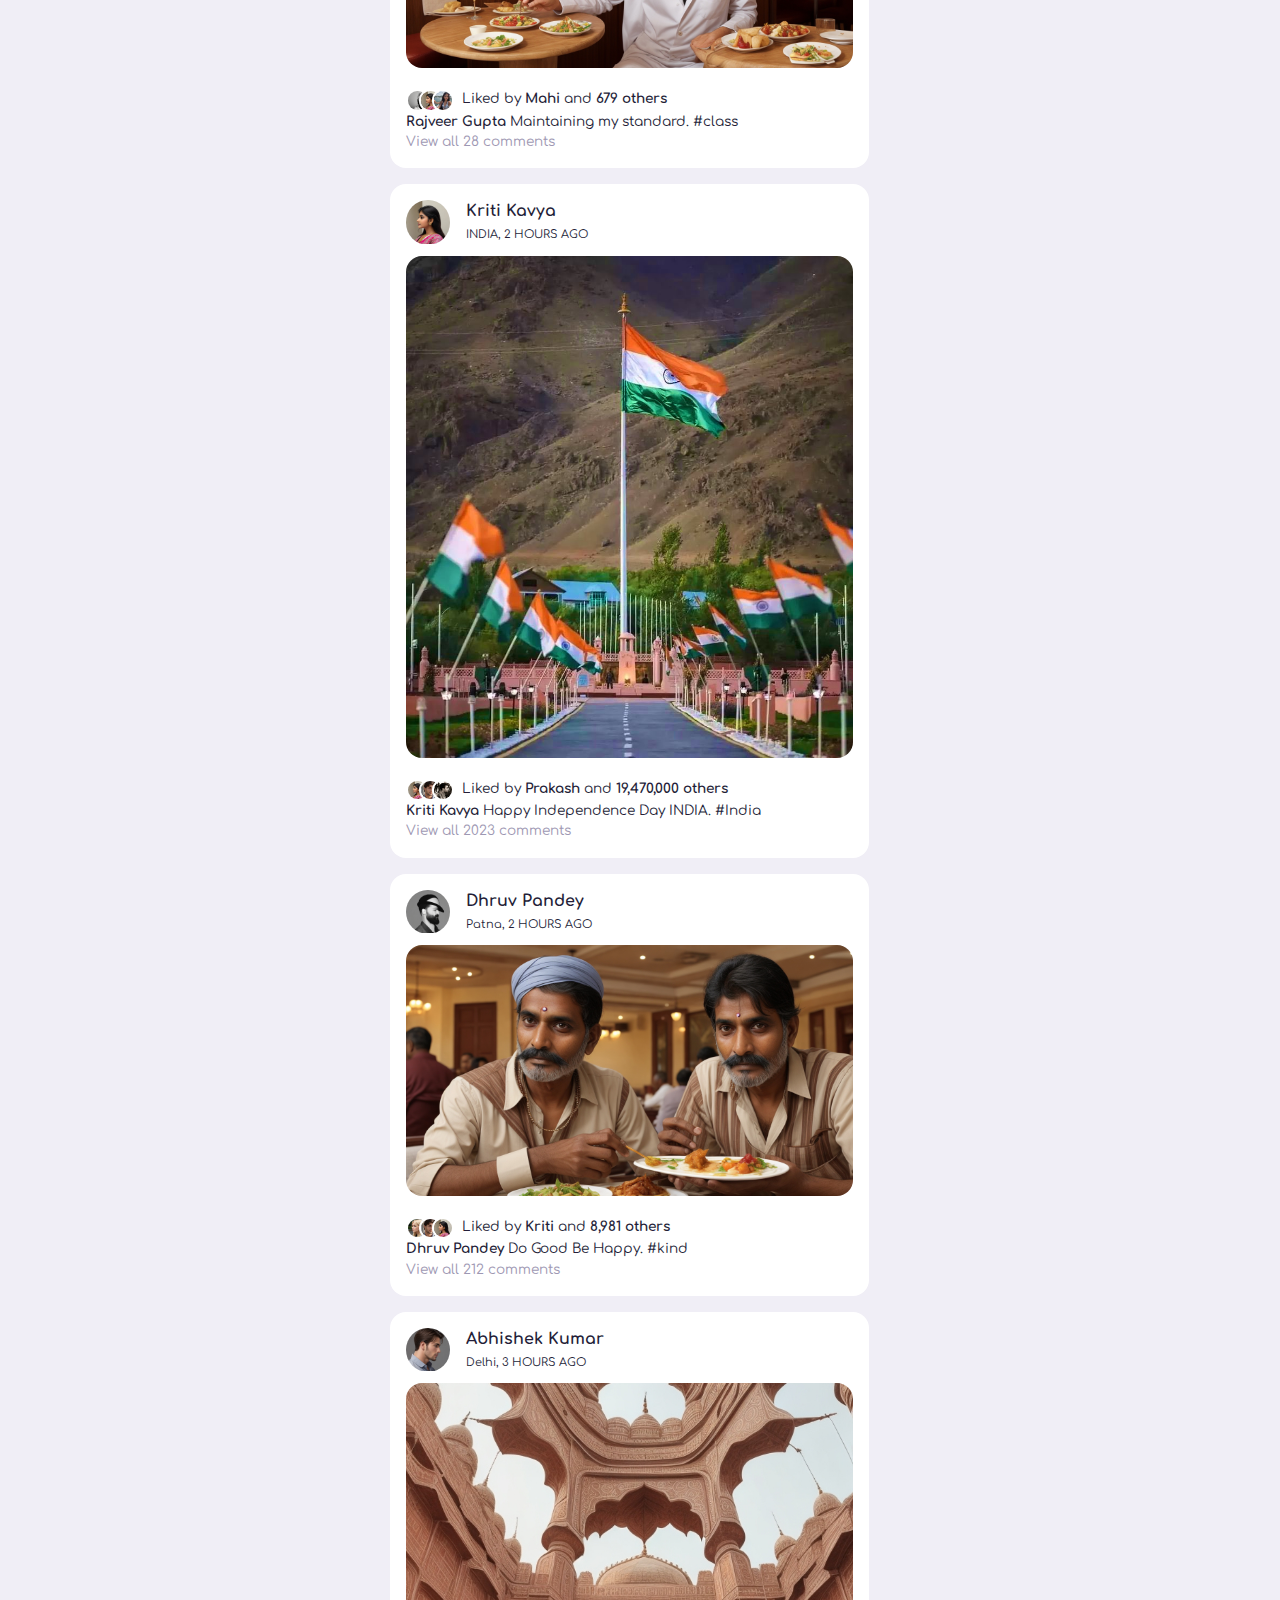
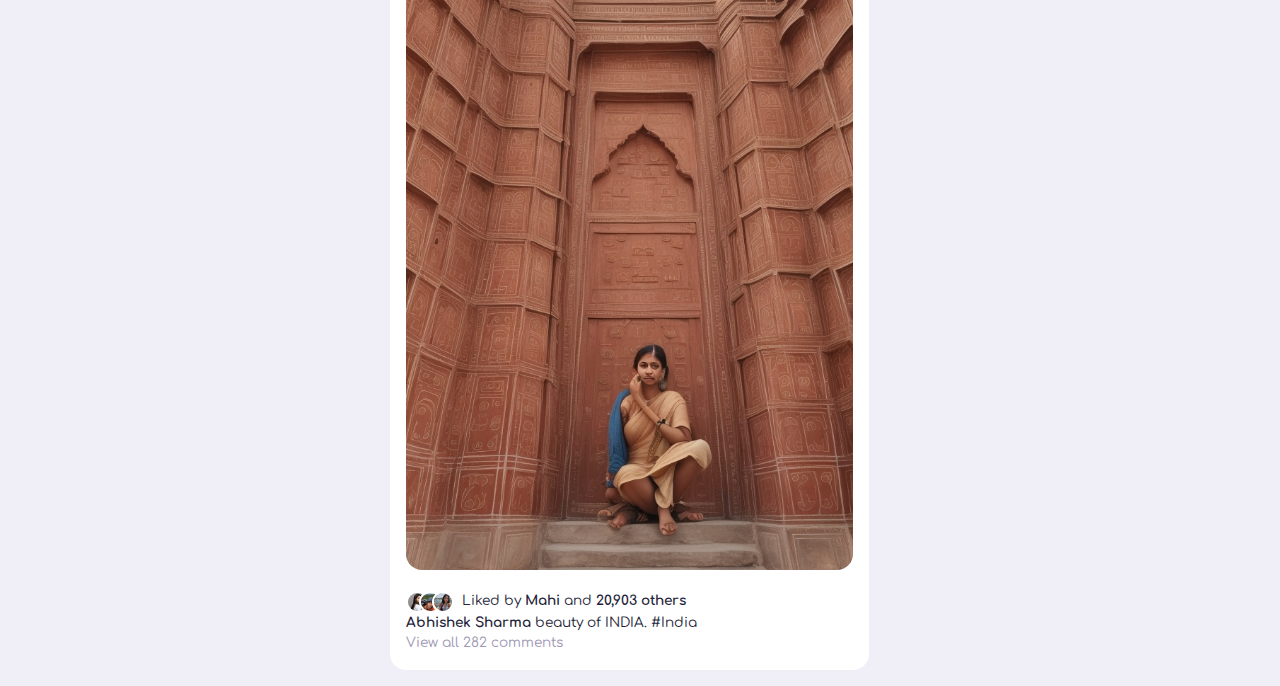
<file: messages.html>
<!DOCTYPE html>
<html lang="en">
<head>
    <meta charset="UTF-8">
    <meta name="viewport" content="width=device-width, initial-scale=1.0">
    <title>Social</title>

    <!-- iconscout -->
    <link rel="stylesheet" href="https://unicons.iconscout.com/release/v2.1.6/css/unicons.css">

    <!-- stylesheet -->
    <link rel="stylesheet" href="./css/style.css">
</head>
<body> 
    <nav>
        <div class="container">
            <h2 class="log">
                GhostingFr<span>.in</span>
            </h2>
            <div class="search-bar">
                <i class="uil uil-search"></i><input type="search" placeholder="Search for creators">
            </div>
            <div class="create">
                <label class="btn btn-primary" for="create-post">Post</label>
                <div class="profile-photo">
                    <img src="/data/profile11.jpg">
                </div>
            </div>
        </div>
    </nav>

 <!----------------------------------MAIN------------------------------->
 <main>
    <div class="container">
        <!--=========================left=============================-->
        <div class="left">
        <a class="profile">
            <div class="profile-photo">
                <img src="/data/profile11.jpg">
            </div>
            <div class="handle">
                <h4>Aditya</h4>
                <p class="text-muted">
                    @adityanawhal 
                </p>
            </div>
        </a>
         <!------------------------sidebar------------------------------->
         <div class="sidebar">
            <a class="menu-item" href="/home.html">
                <span><i class="uil uil-home"></i></span><h3>Home</h3>
            </a>
            <a class="menu-item" href="/explore.html">
                <span><i class="uil uil-compass"></i></span><h3>Explore</h3>
            </a>
            <a class="menu-item" id="notifications">
                <span><i class="uil uil-heart"><small class="notification-count">9+</small></i></span><h3>Notifications </h3>
                <!----------------------notification popup------------>
                <div class="notifications-popup">
                    <div>
                        <div class="profile-photo">
                            <img src="/data/profile3.jpg">
                        </div>
                        <div class="notification-body">
                            <b>Honey</b> accepted your friend request
                            <small class="text-muted">2 DAYS AGO</small>
                        </div>
                    </div>
                    <div>
                        <div class="profile-photo">
                            <img src="/data/profile2.jpg">
                        </div>
                        <div class="notification-body">
                            <b>Aditya Nawhal</b> accepted your friend request
                            <small class="text-muted">2 DAYS AGO</small>
                        </div>
                    </div>
                    <div>
                        <div class="profile-photo">
                            <img src="/data/profile4.jpg">
                        </div>
                        <div class="notification-body">
                            <b>Vishnu bhagwan</b> requested to follow you
                            <small class="text-muted">2 DAYS AGO</small>
                        </div>
                    </div>
                    <div>
                        <div class="profile-photo">
                            <img src="/data/profile5.jpg">
                        </div>
                        <div class="notification-body">
                            <b>Aditya Nawhal</b> liked your post
                            <small class="text-muted">2 DAYS AGO</small>
                        </div>
                    </div>
                    <div>
                        <div class="profile-photo">
                            <img src="/data/profile3.jpg">
                        </div>
                        <div class="notification-body">
                            <b>Mahadev</b> liked your post
                            <small class="text-muted">2 DAYS AGO</small>
                        </div>
                    </div>
                    <div>
                        <div class="profile-photo">
                            <img src="/data/profile7.jpg">
                        </div>
                        <div class="notification-body">
                            <b>Parvati S</b> commented on your post
                            <small class="text-muted">2 DAYS AGO</small>
                        </div>
                    </div>
                </div>
                <!--------------End notification Popup=------------>
            </a>
            <a class="menu-item active" id="messages-notification" href="./messages.html">
                <span><i class="uil uil-envelope-alt"><small class="notification-count">6</small></i></span><h3>Messages</h3>
            </a>
            <a class="menu-item" href="/login.html">
                <span><i class="uil uil-bookmark"></i></span><h3>Saved</h3>
            </a>
            <a class="menu-item" href="./booking.html">
                <span><i class="uil uil-plane-fly"></i></span><h3>Bookings</h3>
            </a>
            <a class="menu-item" href="./login.html">
                <span><i class="uil uil-shopping-bag"></i></span><h3>Store</h3>
            </a>
            <a class="menu-item" id="theme">
                <span><i class="uil uil-palette"></i></span><h3>Theme</h3>
            </a>
            <a class="menu-item" href="./login.html">
                <span><i class="uil uil-setting"></i></span><h3>Setings</h3>   
            </a>
         </div>
         <!------------------end of sidebar--------------->
        <label for="create-post" class="btn btn-primary">Post</label>
        </div>




        <!--========================Middle=============================-->
        <div class="middle">
           <!------------------Stories--------------------------------->
        <div class="stories">
            <div class="story">
                <div class="profile-photo">
                    <img src="/data/profile11.jpg">
                </div>
                <p class="name">Your Story</p>
            </div>
            <div class="story">
                <div class="profile-photo">
                    <img src="/data/profile4.jpg">
                </div>
                <p class="name">Mahi</p>
            </div>
            <div class="story">
                <div class="profile-photo">
                    <img src="/data/profile7.jpg">
                </div>
                <p class="name">Kriti</p>
            </div>
            <div class="story">
                <div class="profile-photo">
                    <img src="/data/profile12.jpg">
                </div>
                <p class="name">Abhishek</p>
            </div>
            <div class="story">
                <div class="profile-photo">
                    <img src="/data/profile13.jpg">
                </div>
                <p class="name">Rajveer</p>
            </div>
            <div class="story">
                <div class="profile-photo">
                    <img src="/data/profile3.jpg">
                </div>
                <p class="name">Prakash</p>
            </div>
        </div>
        <!--------------------------End Of Story------------------------->
        <form class="create-post">
            <div class="profile-photo">
                <img src="/data/profile11.jpg">
            </div>
            <input type="text" placeholder="What is Up, Aditya?" id="create-post">
            <input type="submit" value="Post" class="btn btn-primary">
        </form>

        <!-------------------------FEEDS--------------------------------->
        <div class="feeds">
        <!-----------------------Feed 1----------------------------------->
            <div class="feed">
                <div class="head">
                    <div class="user">
                        <div class="profile-photo">
                            <img src="/data/profile3.jpg">
                        </div>
                        <div class="ingo">
                            <h3>Prakash Ghosh</h3>
                            <small>Kolkata, 2 MINUTES AGO</small>
                        </div>
                    </div>
                    <span class="edit">
                        <i class="uil uil-ellipsis-h"></i>
                    </span>
                </div>
                <div class="photo">
                    <img src="/data/post2.jpg">
                </div>

                <div class="action-buttons">
                    <div class="interaction-buttons">
                        <span><i class="uil uil-thumbs-up"></i></span>
                        <span><i class="uil uil-comment"></i></span>
                        <span><i class="uil uil-share"></i></span>
                    </div>
                    <div class="bookmark">
                        <span><i class="uil uil-bookmark"></i></span>
                    </div>
                </div>
                <div class="liked-by">
                    <span><img src="/data/profile2.jpg"></span>
                    <span><img src="/data/profile3.jpg"></span>
                    <span><img src="/data/profile8.jpg"></span>
                    <p>Liked by <b>Khushi</b> and <b>2,473 others</b></p>
                </div>
                <div class="caption">
                    <p><b>Prakash Ghosh</b> Have some crossiant.<span class="harsh-tag"> #foodie </span></p>
                </div>
                <div class="comments text-muted">View all 212 comments</div>
            </div>
            <!--------------------------------End of feed 1---------------------->
        <!-----------------------Feed 2----------------------------------->
            <div class="feed">
                <div class="head">
                    <div class="user">
                        <div class="profile-photo">
                            <img src="/data/profile4.jpg">
                        </div>
                        <div class="ingo">
                            <h3>Mahi Singh</h3>
                            <small>Juhu, 7 MINUTES AGO</small>
                        </div>
                    </div>
                    <span class="edit">
                        <i class="uil uil-ellipsis-h"></i>
                    </span>
                </div>
                <div class="photo">
                    <img src="/data/post3.jpg">
                </div>

                <div class="action-buttons">
                    <div class="interaction-buttons">
                        <span><i class="uil uil-thumbs-up"></i></span>
                        <span><i class="uil uil-comment"></i></span>
                        <span><i class="uil uil-share"></i></span>
                    </div>
                    <div class="bookmark">
                        <span><i class="uil uil-bookmark"></i></span>
                    </div>
                </div>
                <div class="liked-by">
                    <span><img src="/data/profile5.jpg"></span>
                    <span><img src="/data/profile11.jpg"></span>
                    <span><img src="/data/profile1.jpg"></span>
                    <p>Liked by <b>Dhruv</b> and <b>9,856 others</b></p>
                </div>
                <div class="caption">
                    <p><b>Mahi Singh</b> Some time on Beach.<span class="harsh-tag"> #beach </span></p>
                </div>
                <div class="comments text-muted">View all 416 comments</div>
            </div>
            <!--------------------------------End of feed 2---------------------->
        <!-----------------------Feed 3----------------------------------->
            <div class="feed">
                <div class="head">
                    <div class="user">
                        <div class="profile-photo">
                            <img src="/data/profile6.jpg">
                        </div>
                        <div class="ingo">
                            <h3>Aashi Sharma</h3>
                            <small>Guwahati, 18 MINUTES AGO</small>
                        </div>
                    </div>
                    <span class="edit">
                        <i class="uil uil-ellipsis-h"></i>
                    </span>
                </div>
                <div class="photo">
                    <img src="/data/post4.jpg">
                </div>

                <div class="action-buttons">
                    <div class="interaction-buttons">
                        <span><i class="uil uil-thumbs-up"></i></span>
                        <span><i class="uil uil-comment"></i></span>
                        <span><i class="uil uil-share"></i></span>
                    </div>
                    <div class="bookmark">
                        <span><i class="uil uil-bookmark"></i></span>
                    </div>
                </div>
                <div class="liked-by">
                    <span><img src="/data/profile1.jpg"></span>
                    <span><img src="/data/profile4.jpg"></span>
                    <span><img src="/data/profile8.jpg"></span>
                    <p>Liked by <b>Khushi</b> and <b>1,657 others</b></p>
                </div>
                <div class="caption">
                    <p><b>Aashi Sharma</b> lovely kiddos.<span class="harsh-tag"> #child </span></p>
                </div>
                <div class="comments text-muted">View all 166 comments</div>
            </div>
            <!--------------------------------End of feed 3---------------------->
        <!-----------------------Feed 4----------------------------------->
            <div class="feed">
                <div class="head">
                    <div class="user">
                        <div class="profile-photo">
                            <img src="/data/profile4.jpg">
                        </div>
                        <div class="ingo">
                            <h3>Mahi Singh</h3>
                            <small>Juhu, 25 MINUTES AGO</small>
                        </div>
                    </div>
                    <span class="edit">
                        <i class="uil uil-ellipsis-h"></i>
                    </span>
                </div>
                <div class="photo">
                    <img src="/data/post5.jpg">
                </div>

                <div class="action-buttons">
                    <div class="interaction-buttons">
                        <span><i class="uil uil-thumbs-up"></i></span>
                        <span><i class="uil uil-comment"></i></span>
                        <span><i class="uil uil-share"></i></span>
                    </div>
                    <div class="bookmark">
                        <span><i class="uil uil-bookmark"></i></span>
                    </div>
                </div>
                <div class="liked-by">
                    <span><img src="/data/profile3.jpg"></span>
                    <span><img src="/data/profile9.jpg"></span>
                    <span><img src="/data/profile13.jpg"></span>
                    <p>Liked by <b>Rajveer</b> and <b>15,989 others</b></p>
                </div>
                <div class="caption">
                    <p><b>Mahi Singh</b> I love red.<span class="harsh-tag"> #boatride </span></p>
                </div>
                <div class="comments text-muted">View all 2,003 comments</div>
            </div>
            <!--------------------------------End of feed 4---------------------->
        <!-----------------------Feed 5----------------------------------->
            <div class="feed">
                <div class="head">
                    <div class="user">
                        <div class="profile-photo">
                            <img src="/data/profile13.jpg">
                        </div>
                        <div class="ingo">
                            <h3>Rajveer Gupta</h3>
                            <small>Bengaluru, 38 MINUTES AGO</small>
                        </div>
                    </div>
                    <span class="edit">
                        <i class="uil uil-ellipsis-h"></i>
                    </span>
                </div>
                <div class="photo">
                    <img src="/data/post6.jpg">
                </div>

                <div class="action-buttons">
                    <div class="interaction-buttons">
                        <span><i class="uil uil-thumbs-up"></i></span>
                        <span><i class="uil uil-comment"></i></span>
                        <span><i class="uil uil-share"></i></span>
                    </div>
                    <div class="bookmark">
                        <span><i class="uil uil-bookmark"></i></span>
                    </div>
                </div>
                <div class="liked-by">
                    <span><img src="/data/profile1.jpg"></span>
                    <span><img src="/data/profile2.jpg"></span>
                    <span><img src="/data/profile4.jpg"></span>
                    <p>Liked by <b>Mahi</b> and <b>243 others</b></p>
                </div>
                <div class="caption">
                    <p><b>Rajveer Gupta</b> I really need a break.<span class="harsh-tag"> #restro </span></p>
                </div>
                <div class="comments text-muted">View all 21 comments</div>
            </div>
            <!--------------------------------End of feed 5---------------------->
        <!-----------------------Feed 6----------------------------------->
            <div class="feed">
                <div class="head">
                    <div class="user">
                        <div class="profile-photo">
                            <img src="/data/profile8.jpg">
                        </div>
                        <div class="ingo">
                            <h3>Khushi Pawar</h3>
                            <small>Kannur, 1 HOUR AGO</small>
                        </div>
                    </div>
                    <span class="edit">
                        <i class="uil uil-ellipsis-h"></i>
                    </span>
                </div>
                <div class="photo">
                    <img src="/data/post7.jpg">
                </div>

                <div class="action-buttons">
                    <div class="interaction-buttons">
                        <span><i class="uil uil-thumbs-up"></i></span>
                        <span><i class="uil uil-comment"></i></span>
                        <span><i class="uil uil-share"></i></span>
                    </div>
                    <div class="bookmark">
                        <span><i class="uil uil-bookmark"></i></span>
                    </div>
                </div>
                <div class="liked-by">
                    <span><img src="./data/profile6.jpg"></span>
                    <span><img src="./data/profile11.jpg"></span>
                    <span><img src="./data/profile1.jpg"></span>
                    <p>Liked by <b>Dhruv</b> and <b>56,783 others</b></p>
                </div>
                <div class="caption">
                    <p><b>Khushi Pawar</b> art and artist together.<span class="harsh-tag"> #tradition </span></p>
                </div>
                <div class="comments text-muted">View all 817 comments</div>
            </div>
            <!--------------------------------End of feed 6---------------------->
        <!-----------------------Feed 7----------------------------------->
            <div class="feed">
                <div class="head">
                    <div class="user">
                        <div class="profile-photo">
                            <img src="/data/profile4.jpg">
                        </div>
                        <div class="ingo">
                            <h3>Mahi Singh</h3>
                            <small>Mumbai, 1 HOUR AGO</small>
                        </div>
                    </div>
                    <span class="edit">
                        <i class="uil uil-ellipsis-h"></i>
                    </span>
                </div>
                <div class="photo">
                    <img src="/data/post8.jpg">
                </div>

                <div class="action-buttons">
                    <div class="interaction-buttons">
                        <span><i class="uil uil-thumbs-up"></i></span>
                        <span><i class="uil uil-comment"></i></span>
                        <span><i class="uil uil-share"></i></span>
                    </div>
                    <div class="bookmark">
                        <span><i class="uil uil-bookmark"></i></span>
                    </div>
                </div>
                <div class="liked-by">
                    <span><img src="/data/profile8.jpg"></span>
                    <span><img src="/data/profile1.jpg"></span>
                    <span><img src="/data/profile13.jpg"></span>
                    <p>Liked by <b>Rajveer</b> and <b>72,980 others</b></p>
                </div>
                <div class="caption">
                    <p><b>Mahi Singh</b> I Believe in Soul.<span class="harsh-tag"> #ootd </span></p>
                </div>
                <div class="comments text-muted">View all 617 comments</div>
            </div>
            <!--------------------------------End of feed 7---------------------->
        <!-----------------------Feed 8----------------------------------->
            <div class="feed">
                <div class="head">
                    <div class="user">
                        <div class="profile-photo">
                            <img src="/data/profile13.jpg">
                        </div>
                        <div class="ingo">
                            <h3>Rajveer Gupta</h3>
                            <small>Bengaluru, 1 HOUR AGO</small>
                        </div>
                    </div>
                    <span class="edit">
                        <i class="uil uil-ellipsis-h"></i>
                    </span>
                </div>
                <div class="photo">
                    <img src="/data/post9.jpg">
                </div>

                <div class="action-buttons">
                    <div class="interaction-buttons">
                        <span><i class="uil uil-thumbs-up"></i></span>
                        <span><i class="uil uil-comment"></i></span>
                        <span><i class="uil uil-share"></i></span>
                    </div>
                    <div class="bookmark">
                        <span><i class="uil uil-bookmark"></i></span>
                    </div>
                </div>
                <div class="liked-by">
                    <span><img src="/data/profile2.jpg"></span>
                    <span><img src="/data/profile9.jpg"></span>
                    <span><img src="/data/profile4.jpg"></span>
                    <p>Liked by <b>Mahi</b> and <b>679 others</b></p>
                </div>
                <div class="caption">
                    <p><b>Rajveer Gupta</b> Maintaining my standard.<span class="harsh-tag"> #class </span></p>
                </div>
                <div class="comments text-muted">View all 28 comments</div>
            </div>
            <!--------------------------------End of feed 8---------------------->
        <!-----------------------Feed 9----------------------------------->
            <div class="feed">
                <div class="head">
                    <div class="user">
                        <div class="profile-photo">
                            <img src="/data/profile9.jpg">
                        </div>
                        <div class="ingo">
                            <h3>Kriti Kavya</h3>
                            <small>INDIA, 2 HOURS AGO</small>
                        </div>
                    </div>
                    <span class="edit">
                        <i class="uil uil-ellipsis-h"></i>
                    </span>
                </div>
                <div class="photo">
                    <img src="/data/post10.JPG">
                </div>

                <div class="action-buttons">
                    <div class="interaction-buttons">
                        <span><i class="uil uil-thumbs-up"></i></span>
                        <span><i class="uil uil-comment"></i></span>
                        <span><i class="uil uil-share"></i></span>
                    </div>
                    <div class="bookmark">
                        <span><i class="uil uil-bookmark"></i></span>
                    </div>
                </div>
                <div class="liked-by">
                    <span><img src="/data/profile9.jpg"></span>
                    <span><img src="/data/profile11.jpg"></span>
                    <span><img src="/data/profile3.jpg"></span>
                    <p>Liked by <b>Prakash</b> and <b>19,470,000 others</b></p>
                </div>
                <div class="caption">
                    <p><b>Kriti Kavya</b> Happy Independence Day INDIA.<span class="harsh-tag"> #India </span></p>
                </div>
                <div class="comments text-muted">View all 2023 comments</div>
            </div>
            <!--------------------------------End of feed 9---------------------->
        <!-----------------------Feed 10----------------------------------->
            <div class="feed">
                <div class="head">
                    <div class="user">
                        <div class="profile-photo">
                            <img src="/data/profile1.jpg">
                        </div>
                        <div class="ingo">
                            <h3>Dhruv Pandey</h3>
                            <small>Patna, 2 HOURS AGO</small>
                        </div>
                    </div>
                    <span class="edit">
                        <i class="uil uil-ellipsis-h"></i>
                    </span>
                </div>
                <div class="photo">
                    <img src="/data/post11.jpg">
                </div>

                <div class="action-buttons">
                    <div class="interaction-buttons">
                        <span><i class="uil uil-thumbs-up"></i></span>
                        <span><i class="uil uil-comment"></i></span>
                        <span><i class="uil uil-share"></i></span>
                    </div>
                    <div class="bookmark">
                        <span><i class="uil uil-bookmark"></i></span>
                    </div>
                </div>
                <div class="liked-by">
                    <span><img src="/data/profile7.jpg"></span>
                    <span><img src="/data/profile11.jpg"></span>
                    <span><img src="/data/profile9.jpg"></span>
                    <p>Liked by <b>Kriti</b> and <b>8,981 others</b></p>
                </div>
                <div class="caption">
                    <p><b>Dhruv Pandey</b> Do Good Be Happy.<span class="harsh-tag"> #kind </span></p>
                </div>
                <div class="comments text-muted">View all 212 comments</div>
            </div>
            <!--------------------------------End of feed 10---------------------->
        <!-----------------------Feed 11----------------------------------->
            <div class="feed">
                <div class="head">
                    <div class="user">
                        <div class="profile-photo">
                            <img src="/data/profile12.jpg">
                        </div>
                        <div class="ingo">
                            <h3>Abhishek Kumar</h3>
                            <small>Delhi, 3 HOURS AGO</small>
                        </div>
                    </div>
                    <span class="edit">
                        <i class="uil uil-ellipsis-h"></i>
                    </span>
                </div>
                <div class="photo">
                    <img src="/data/post12.jpg">
                </div>

                <div class="action-buttons">
                    <div class="interaction-buttons">
                        <span><i class="uil uil-thumbs-up"></i></span>
                        <span><i class="uil uil-comment"></i></span>
                        <span><i class="uil uil-share"></i></span>
                    </div>
                    <div class="bookmark">
                        <span><i class="uil uil-bookmark"></i></span>
                    </div>
                </div>
                <div class="liked-by">
                    <span><img src="/data/profile8.jpg"></span>
                    <span><img src="/data/profile5.jpg"></span>
                    <span><img src="/data/profile4.jpg"></span>
                    <p>Liked by <b>Mahi</b> and <b> 20,903 others</b></p>
                </div>
                <div class="caption">
                    <p><b>Abhishek Sharma</b> beauty of INDIA.<span class="harsh-tag"> #India </span></p>
                </div>
                <div class="comments text-muted">View all 282 comments</div>
            </div>
            <!--------------------------------End of feed 8---------------------->
        </div>
        <!----------------------------------End Of Feed------------------------->
        </div>
        <!--=========================End of middle=============================-->
    


        <!--=========================Right=============================-->
        <div class="right">
            <div class="messages">
                <div class="heading">
                    <h4>Inbox</h4><i class="uil uil-edit"></i>
                </div>
                <!------------------search bar-------------------------->
                <div class="search-bar">
                    <i class="uil uil-search"></i>
                    <input type="search" placeholder="Search Messages" id="message-search">
                </div>
                <!-----------------------------------Messages category------------------------------->
                <div class="category">
                    <h6 class="active">Primary</h6>
                    <h6>General</h6>
                    <h6 class="message-requests">Requests(5)</h6>
                </div>
                <!------------------------------------Messages--------------------------------->
                <div class="message">
                    <div class="profile-photo">
                        <img src="/data/profile1.jpg">
                        <div class="active"></div>
                    </div>
                    <div class="message-body">
                        <h5>Dhruv</h5>
                        <p class="text-bold">Kya Kar raha hai</p>
                    </div>
                </div>
                <div class="message">
                    <div class="profile-photo">
                        <img src="/data/profile9.jpg">
                    </div>
                    <div class="message-body">
                        <h5>Kirti Kavya</h5>
                        <p class="text-bold">2 new messages</p>
                    </div>
                </div>
                <div class="message">
                    <div class="profile-photo">
                        <img src="/data/profile12.jpg">
                    </div>
                    <div class="message-body">
                        <h5>Abhishek</h5>
                        <p class="text-muted">theek hai</p>
                    </div>
                </div>
                <div class="message">
                    <div class="profile-photo">
                        <img src="/data/profile6.jpg">
                        <div class="active"></div>
                    </div>
                    <div class="message-body">
                        <h5>Aashi</h5>
                        <p class="text-bold">what is up</p>
                    </div>
                </div>
            </div>
            <!-----------------------------------end of messages----------------------------->
            
            <!-----------------------------------friend request------------------------------>
            <div class="friend-requests">
                <h4>Requests</h4>
                <div class="requests">
                    <div class="info">
                        <div class="profile-photo">
                            <img src="/data/profile4.jpg">
                        </div>
                        <div>
                            <h5>Mahi Singh</h5>
                            <p class="text-muted">
                               8+ mutual friends
                            </p>
                        </div>
                    </div>
                    <div class="action">
                        <button class="btn btn-primary">
                            Accept
                        </button>
                        <button class="btn">
                            Decline
                        </button>
                    </div>    
                </div>
                <div class="requests">
                    <div class="info">
                        <div class="profile-photo">
                            <img src="/data/profile13.jpg">
                        </div>
                        <div>
                            <h5>Rajveer Gupta</h5>
                            <p class="text-muted">
                               3 mutual friends
                            </p>
                        </div>
                    </div>
                    <div class="action">
                        <button class="btn btn-primary">
                            Accept
                        </button>
                        <button class="btn">
                            Decline
                        </button>
                    </div>    
                </div>
                <div class="requests">
                    <div class="info">
                        <div class="profile-photo">
                            <img src="/data/profile8.jpg">
                        </div>
                        <div>
                            <h5>Khushi Pawar</h5>
                            <p class="text-muted">
                               2 mutual friends
                            </p>
                        </div>
                    </div>
                    <div class="action">
                        <button class="btn btn-primary">
                            Accept
                        </button>
                        <button class="btn">
                            Decline
                        </button>
                    </div>    
                </div>
                <div class="requests">
                    <div class="info">
                        <div class="profile-photo">
                            <img src="/data/profile5.jpg">
                        </div>
                        <div>
                            <h5>Ken</h5>
                            <p class="text-muted">
                               4 mutual friends
                            </p>
                        </div>
                    </div>
                    <div class="action">
                        <button class="btn btn-primary">
                            Accept
                        </button>
                        <button class="btn">
                            Decline
                        </button>
                    </div>    
                </div>
            </div>  
        </div>
        <!---------------------------====================End of Right================================================-->
    </div>
 </main>

 <!-------------------------------------======Theme CUSTOMIZATION---------------======================================-->
 <div class="customize-theme">
    <div class="card">
        <h2>customize Your View</h2>
        <p class="text-muted">Manage Your Font size, color, and background.</p>

        <!---------------------Font size--------------->
        <div class="font-size">
            <h4>Font size</h4>
            <div>
                <h6>Aa</h6>
            <div class="choose-size">
                <span class="font-size-1"></span>
                <span class="font-size-2"></span>
                <span class="font-size-3 active"></span>
                <span class="font-size-4"></span>
                <span class="font-size-5"></span>
            </div>
            <h3>Aa</h3>    
            </div>
        </div>

        <!---------------------Primary colors ------------------>
        <div class="color">
            <h4>Color</h4>
            <div class="choose-color">
            <span class="color-1 active"></span>
            <span class="color-2"></span>
            <span class="color-3"></span>
            <span class="color-4"></span>
            <span class="color-5"></span>    
            </div>
        </div>
        
        <!--------------------Background colors------------>
        <div class="background">
            <h4>background</h4>
            <div class="choose-bg">
                <div class="bg-1 active">
                    <span></span>
                    <h5 for="bg-1">light</h5>
                </div>
                <div class="bg-2">
                    <span></span>
                    <h5>Dim</h5>
                </div>
                <div class="bg-3">
                    <span></span>
                    <h5 for="bg-3">Lights out</h5>
                </div>
            </div>
        </div>
    </div>
 </div>
 <script src="./js/index.js"></script>
</body>
</html>
</file>
<file: style.css>
@import url('https://fonts.googleapis.com/css2?family=Comfortaa:wght@300;400;500;600&display=swap');

:root{
    --primary-color-hue: 252;
    --dark-color-lightness: 17%;
    --light-color-lightness: 95%;
    --white-color-lightness: 100%;



    --color-white: hsl(252, 30%, var(--white-color-lightness));
    --color-light: hsl(252, 30%, var(--light-color-lightness));
    --color-gray: hsl(var(--primary-color-hue), 15%, 65%);
    --color-primary: hsl(var(--primary-color-hue), 75%, 60%);
    --color-secondary: hsl(252, 100%, 90%);
    --color-success: hsl(120, 95%, 65%);
    --color-danger: hsl(0, 95%, 65%);
    --color-dark: hsl(252, 30%, var(--dark-color-lightness));
    --color-black: hsl(252, 30%, 10%);

    --border-radius: 2rem;
    --card-border-radius: 1rem;
    --btn-padding: 0.6rem 2rem;
    --search-padding: 0.6rem 1rem;
    --card-padding: 1rem;

    --sticky-top-left: 5.4rem;
    --sticky-top-right: -18rem;
}



*, 
*::before, *::after{
    margin: 0;
    padding: 0;
    outline: 0;
    box-sizing: border-box;
    text-decoration: none;
    list-style: none;
    border: none;
}

body{
    font-family: 'Comfortaa', cursive;
    color: var(--color-dark);
    background: var(--color-light);
    overflow-x: hidden;
}

/* general styles */
.container {
 width: 80%;
 margin: 0 auto;
}

.profile-photo {
    width: 2.7rem;
    aspect-ratio: 1/1;
    border-radius: 50%;
    overflow: hidden;
}

img{
    display: block;
    width: 100%;
}

.btn{
    display: inline-block;
    padding:var(--btn-padding);
    font-weight: 500;
    border-radius: var(--border-radius);
    cursor: pointer;
    transition: all 300ms ease;
    font-size: 0.9rem;
}

.btn:hover{
    opacity: 0.8;
}

.btn-primary{
    background: var(--color-primary);
    color: white;
}

.text-bold{
    font-weight: 500;
}

.text-muted{
    color: var(--color-gray);
}

/*==============NAVBAR==========*/
nav {
    width: 100%;
    background: var(--color-white);
    padding: 0.7rem 0;
    position: fixed;
    top: 0;
    z-index: 10;
}
nav .log{
    color: var(--color-dark);
}
nav .log span{
    color:red;
}
nav .container{
    display: flex;
    align-items: center;
    justify-content: space-between;
}

.search-bar{
    background: var(--color-light);
    border-radius: var(--border-radius);
    padding: var(--search-padding);
}

.search-bar input[type="search"] {
    background: transparent;
    width: 30vw;
    margin-left: 1rem;
    font-size: 0.9rem;
    color: var(--color-dark);
}

nav .search-bar input[type="search"]::placeholder {
    color:var(--color-gray);
}

nav .create {
    display: flex;
    align-items: center;
    gap: 2rem;
}

/*============================main==========*/
main {
    position: relative;
    top: 5.4rem;
}

main .container {
    display: grid;
    grid-template-columns: 18vw auto 20vw;
    column-gap: 2rem;
    position: relative;
}

/*====================left=====*/
main .container .left {
    height: max-content;
    position: sticky;
    top: var(--sticky-top-left);
}

main .container .left .profile {
    padding: var(--card-padding);
    background: var(--color-white);
    border-radius: var(--card-border-radius);
    display: flex;
    align-items: center;
    column-gap: 1rem;
    width: 100%;
}

/*----------------------sidebar---------*/
.left .sidebar {
    margin-top: 1rem;
    background: var(--color-white);
    border-radius: var(--card-border-radius);
}

.left .sidebar .menu-item {
    display: flex;
    align-items: center;
    height: 4rem;
    cursor: pointer;
    transition: all 300ms ease;
    position: relative;
}

.left .sidebar .menu-item:hover {
    background: var(--color-light);
}

.left .sidebar i{
    font-size: 1.5rem;
    color: var(--color-gray);
    margin-left: 2rem;
    position: relative;
}

.left .sidebar i .notification-count{
    background: var(--color-danger);
    color: white;
    font-size: 0.7rem;
    width: fit-content;
    border-radius: 0.8rem;
    padding: 0.1rem .4rem;
    position: absolute;
    top: -0.2rem;
    right: -0.3rem;
}

.left .sidebar h3 {
  margin-left: 1.5rem;
  font-size: 1rem;
}

.left .sidebar .active {
    background: var(--color-light);
}

.left .sidebar .active i, .left .sidebar .active h3{
    color: var(--color-primary);
}

.left .sidebar .active::before{
    content: "";
    display: block;
    width: 0.5rem;
    height: 100%;
    position: absolute;
    background: var(--color-primary);
}

.left .sidebar .menu-item:first-child.active {
    border-top-left-radius: var(--card-border-radius);
    overflow: hidden;
    
}
.left .sidebar .menu-item:last-child.active {
    border-bottom-left-radius: var(--card-border-radius);
    overflow: hidden;
}

.left .btn {
    margin-top: 1rem;
    width: 100%;
    text-align: center;
    padding: 1rem 0;
}

/*=======================notification popup====*/
.left .notifications-popup {
    position: absolute;
    top: 0;
    left: 110%;
    width: 30rem;
    background: var(--color-white);
    border-radius: var(--card-border-radius);
    padding: var(--card-padding);
    box-shadow: 0 0 2rem hsl(var(--color-primary), 75%, 60% 25%);
    z-index: 8;
    display: none;
}

.left .notifications-popup::before {
    content: "";
    width: 1.2rem;
    height: 1.2rem;
    display: block;
    background: var(--color-white);
    position: absolute;
    left: -0.6rem;
    transform: rotate(45deg);
}

.left.notifications-popup > div{
    display: flex;
    align-items: start;
    gap: 1rem;
    margin-bottom: 1rem;
}

.left .notifications-popup small{
    display: block;
}

/* =====================Middle===========*/
.middle .stories {
    display: flex;
    justify-content: space-between;
    height: 12rem;
    gap: 0.5rem;
}

.middle .stories .story{
   padding: var(--card-padding);
   border-radius: var(--card-border-radius);
   display: flex;
   flex-direction: column;
   justify-content: space-between;
   align-items: center;
   color: white;
   font-size: 0.75rem;
   width: 100%;
   position: relative;
   overflow: hidden;
}

.middle .stories .story::before{
    content: "";
    display: block;
    width: 100%;
    height: 5rem;
    background: linear-gradient(transparent, rgba(0, 0, 0, 0.75));
    position: absolute;
    bottom: 0;
}

.middle .stories .story .name {
    z-index: 2;
}

.middle .stories .story:nth-child(1) {
    background: url(/data/story1.jpg) no-repeat center center/cover;
}
.middle .stories .story:nth-child(2) {
    background: url(/data/story2.jpg) no-repeat center center/cover;
}
.middle .stories .story:nth-child(3) {
    background: url(/data/story3.jpg) no-repeat center center/cover;
}
.middle .stories .story:nth-child(4) {
    background: url(/data/story1.jpg) no-repeat center center/cover;
}
.middle .stories .story:nth-child(5) {
    background: url(/data/story5.jpg) no-repeat center center/cover;
}
.middle .stories .story:nth-child(6) {
    background: url(/data/story6.jpg) no-repeat center center/cover;
}

.middle .story .profile-photo{
    width: 2rem;
    height: 2rem;
    align-self: start;
    border: 3px solid var(--color-primary);
}

/*--------Create Post--------*/
.middle .create-post {
    width: 100%;
    display: flex;
    align-items: center;
    justify-content: space-between;
    margin-top: 1rem;
    background: var(--color-white);
    padding: 0.4rem var(--card-padding);
    border-radius:var(--border-radius) ;
}

.middle .create-post input[type="text"] {
    justify-self: start;
    width: 100%;
    padding-left: 1rem;
    background: transparent;
    color: var(--color-dark);
    margin-right: 1rem;
}

/* -----------------------Feeds---------------------*/
.middle .feeds .feed {
    background: var(--color-white);
    border-radius: var(--card-border-radius);
    padding: var(--card-padding);
    margin: 1rem 0;
    font-size: 0.85rem;
    line-height: 1.5;
}

.middle .feed .head {
    display: flex;
    justify-content: space-between;
}

.middle .feed .user {
    display: flex;
    gap: 1rem;
}

.middle .feed .photo{
    border-radius: var(--card-border-radius);
    overflow: hidden;
    margin: 0.7rem 0;
}

.middle .feed .action-buttons {
    display: flex;
    justify-content: space-between;
    align-items: center;
    font-size: 1.4rem;
    margin: 0.6rem;
}

.middle .liked-by {
    display: flex;
}

.middle .liked-by span{
    width: 1.4rem;
    height: 1.4rem;
    display: block;
    border-radius: 50%;
    overflow: hidden;
    border: 2px solid var(--color-white);
    margin-left: -0.6rem;
}

.middle .liked-by span:first-child {
    margin: 0;
}

.middle .liked-by p{
    margin-left: 0.5rem;
}

/*-----------------------right---------*/
main .container .right{
    height: max-content;
    position: sticky;
    top: var(--sticky-top-right);
    bottom: 0;
}

.right .messages{
    background: var(--color-white);
    border-radius:var(--card-border-radius);
    padding: var(--card-padding);
}

.right .messages .heading{
    display: flex;
    align-items: center;
    justify-content: space-between;
    margin-bottom: 1rem;
}

.right .messages i {
    font-size: 1.4rem;
}

.right .messages .search-bar {
  display: flex;
  margin-bottom: 1rem;
}

.right .messages .category{
    display: flex;
    justify-content: space-between;
    margin-bottom: 1rem;
}

.right .messages .category h6{
    width: 100%;
    text-align: center;
    border-bottom: 4px solid var(--color-light);
    padding-bottom: 0.5rem;
    font-size: 0.85rem;
}

.right .messages .category .active{
    border-color:var(--color-dark);
}

.right .messages .message-requests{
    color: var(--color-primary);
}

.right .messages .message {
    display: flex;
    gap: 1rem;
    margin-bottom: 1rem;
    align-items: start;
}

.right .message .profile-photo{
    position: relative;
    overflow: visible;
}

.right .profile-photo img{
    border-radius: 50%;
}

.right .messages .message:last-child {
    margin: 0;
}

.right .messages .message p{
    font-size: 0.8rem;
}

.right .messages .message .profile-photo .active{
    width: 0.8rem;
    height: 0.8rem;
    border-radius: 50%;
    border: 3px solid var(--color-white);
    background: var(--color-success);
    position: absolute;
    bottom: 0;
    right: 0;
}

/*=============================Friend Request ========*/
.right .friend-requests {
    margin-top: 1rem;
}

.right .friend-requests h4{
    color:var(--color-gray);
    margin: 1rem 0;
}

.right .requests{
    background: var(--color-white);
    padding: var(--card-padding);
    border-radius: var(--card-border-radius);
    margin-bottom: 0.7rem;
}

.right .requests .info{
    display: flex;
    gap: 1rem;
    margin-bottom: 1rem;
}

.right .request .action{
    display: flex;
    gap: 1rem;
}

/*===================theme customization===================*/
.customize-theme{
    background: rgba(255, 255, 255, 0.5);
    width: 100vw;
    height: 100vh;
    position: fixed;
    top: 0;
    left: 0;
    z-index: 100;
    text-align: center;
    display: grid;
    place-items: center;
    font-size: 0.9rem;
    display: none;
}

.customize-theme .card{
    background: var(--color-white);
    padding: 3rem;
    border-radius: var(--card-border-radius);
    width: 50%;
    box-shadow: 0 0 1rem var(--color-primary);
}

/*----------------font size---------------*/
.customize-theme .font-size {
    margin-top: 5rem;
}

.customize-theme .font-size > div {
    display: flex;
    justify-content: space-between;
    align-items: center;
    background: var(--color-light);
    padding: var(--search-padding);
    border-radius: var(--card-border-radius);
}

.customize-theme .choose-size{
    background: var(--color-secondary);
    height: 0.3rem;
    width: 100%;
    margin: 0 1rem;
    display: flex;
    justify-content: space-between;
    align-items: center;
}

.customize-theme .choose-size span {
    width: 1rem;
    height: 1rem;
    background: var(--color-secondary);
    border-radius: 50%;
    cursor: pointer;
}

.customize-theme .choose-size span.active{
    background: var(--color-primary);
}

/*---------font size-----*/
.customize-theme .color {
    margin-top: 2rem;
}

.customize-theme .choose-color{
    background: var(--color-light);
    padding: var(--search-padding);
    border-radius: var(--card-border-radius);
    display: flex;
    align-items: center;
    justify-content: space-between;
}

.customize-theme .choose-color span{
    width: 2.2rem;
    height: 2.2rem;
    border-radius: 50%;
}

.customize-theme .choose-color span:nth-child(1) {
    background: hsl(252, 75%, 60%);
}
.customize-theme .choose-color span:nth-child(2) {
    background: hsl(52, 75%, 60%);
}
.customize-theme .choose-color span:nth-child(3) {
    background: hsl(352, 75%, 60%);
}
.customize-theme .choose-color span:nth-child(4) {
    background: hsl(152, 75%, 60%);
}
.customize-theme .choose-color span:nth-child(5) {
    background: hsl(202, 75%, 60%);
}

.customize-theme .choose-color span.active {
    border: 5px solid white;
}

/*---------backgrounf custome----------*/
.customize-theme .background {
    margin-top: 2rem;
}

.customize-theme .choose-bg{
    display: flex;
    align-items: center;
    justify-content: space-between;
    gap: 1.5rem;
}

.customize-theme .choose-bg > div{
    padding: var(--card-padding);
    width: 100%;
    display: flex;
    align-items: center;
    font-size: 1rem;
    font-weight: bold;
    border-radius: 0.4rem;
    cursor: pointer;
}

.customize-theme .choose-bg > div.active {
    border: 2px solid var(--color-primary);
}

.customize-theme .choose-bg .bg-1 {
    background: white;
    color: black;
}

.customize-theme .choose-bg .bg-2 {
    background: hsl(254, 30%, 17%);
    color: white;
}

.customize-theme .choose-bg .bg-3 {
    background: hsl(254, 30%, 10%);
    color: white;
}

.customize-theme .choose-bg > div span{
    width: 2rem;
    height: 2rem;
    border: 2px solid var(--color-gray);
    border-radius: 50%;
    margin-right: 1rem;
}

/*=================media queries for small laptops and big tablets==================*/
@media screen and (max-width: 1200px) {
    .container {
        width: 96%;
    }
    
    main .container {
        grid-template-columns:  5rem auto 30vw;
        gap: 1rem;
    }

    .left {
        width: 5rem;
        z-index: 5;
    }

    main .container .left .profile {
        display: none;
    }

    .sidebar h3 {
        display: none;
    }
    .left .btn {
        display: none;
    }

    .customize-theme .card{
        width: 80vw;
    }
}

/*==========================media quiers for small tablates and mobile phone=======================*/
@media screen and (max-width: 992px) {
    nav .search-bar {
        display: none;
    }
    main .container {
        grid-template-columns: 0 auto 5rem;
        gap: 0;
    }

    main .container .left {
        grid-column: 3/4;
        position: fixed;
        bottom: 0;
        right: 0;
    }
    
    /*--------------------notification popup ----------------------*/
    .left .notifications-popup {
        position: absolute;
        left: -20rem;
        width: 20rem;
    }

    .left .notifications-popup::before {
        display: absolute;
        top: 1.3rem;
        left: calc(20rem - 0.6rem);
        display: block;
    }

    main .container .middle {
        grid-column:1/3;
    }

    main .container .right {
        display: none;
    }
    .customize-theme .card{
        width: 92vw;
    }
}
</file>
<file: css/booking.css>
@import url('https://fonts.googleapis.com/css2?family=Comfortaa:wght@300;400;500;600&display=swap');

:root{
    --primary-color-hue: 252;
    --dark-color-lightness: 17%;
    --light-color-lightness: 95%;
    --white-color-lightness: 100%;



    --color-white: hsl(252, 30%, var(--white-color-lightness));
    --color-light: hsl(252, 30%, var(--light-color-lightness));
    --color-gray: hsl(var(--primary-color-hue), 15%, 65%);
    --color-primary: hsl(var(--primary-color-hue), 75%, 60%);
    --color-secondary: hsl(252, 100%, 90%);
    --color-success: hsl(120, 95%, 65%);
    --color-danger: hsl(0, 95%, 65%);
    --color-dark: hsl(252, 30%, var(--dark-color-lightness));
    --color-black: hsl(252, 30%, 10%);

    --border-radius: 2rem;
    --card-border-radius: 1rem;
    --btn-padding: 0.6rem 2rem;
    --search-padding: 0.6rem 1rem;
    --card-padding: 1rem;

    --sticky-top-left: 5.4rem;
    --sticky-top-right: -18rem;
}



*, 
*::before, *::after{
    margin: 0;
    padding: 0;
    outline: 0;
    box-sizing: border-box;
    text-decoration: none;
    list-style: none;
    border: none;
}

body{
    font-family: 'Comfortaa', cursive;
    color: var(--color-dark);
    background: var(--color-light);
    overflow-x: hidden;
}

/* general styles */
.container {
 width: 80%;
 margin: 0 auto;
}

.profile-photo {
    width: 2.7rem;
    aspect-ratio: 1/1;
    border-radius: 50%;
    overflow: hidden;
}

img{
    display: block;
    width: 100%;
}

.btn{
    display: inline-block;
    padding:var(--btn-padding);
    font-weight: 500;
    border-radius: var(--border-radius);
    cursor: pointer;
    transition: all 300ms ease;
    font-size: 0.9rem;
}

.btn:hover{
    opacity: 0.8;
}

.btn-primary{
    background: var(--color-primary);
    color: white;
}

.text-bold{
    font-weight: 500;
}

.text-muted{
    color: var(--color-gray);
}

/*==============NAVBAR==========*/
nav {
    width: 100%;
    background: var(--color-white);
    padding: 0.7rem 0;
    position: fixed;
    top: 0;
    z-index: 10;
}
nav .log{
    color: var(--color-dark);
}
nav .log span{
    color:red;
}
nav .container{
    display: flex;
    align-items: center;
    justify-content: space-between;
}

.search-bar{
    background: var(--color-light);
    border-radius: var(--border-radius);
    padding: var(--search-padding);
}

.search-bar input[type="search"] {
    background: transparent;
    width: 30vw;
    margin-left: 1rem;
    font-size: 0.9rem;
    color: var(--color-dark);
}

nav .search-bar input[type="search"]::placeholder {
    color:var(--color-gray);
}

nav .create {
    display: flex;
    align-items: center;
    gap: 2rem;
}

/*============================main==========*/
main {
    position: relative;
    top: 5.4rem;
}

main .container {
    display: grid;
    grid-template-columns: 18vw auto 20vw;
    column-gap: 2rem;
    position: relative;
}

/*====================left=====*/
main .container .left {
    height: max-content;
    position: sticky;
    top: var(--sticky-top-left);
}

main .container .left .profile {
    padding: var(--card-padding);
    background: var(--color-white);
    border-radius: var(--card-border-radius);
    display: flex;
    align-items: center;
    column-gap: 1rem;
    width: 100%;
}

/*----------------------sidebar---------*/
.left .sidebar {
    margin-top: 1rem;
    background: var(--color-white);
    border-radius: var(--card-border-radius);
}

.left .sidebar .menu-item {
    display: flex;
    align-items: center;
    height: 4rem;
    cursor: pointer;
    transition: all 300ms ease;
    position: relative;
}

.left .sidebar .menu-item:hover {
    background: var(--color-light);
}

.left .sidebar i{
    font-size: 1.5rem;
    color: var(--color-gray);
    margin-left: 2rem;
    position: relative;
}

.left .sidebar i .notification-count{
    background: var(--color-danger);
    color: white;
    font-size: 0.7rem;
    width: fit-content;
    border-radius: 0.8rem;
    padding: 0.1rem .4rem;
    position: absolute;
    top: -0.2rem;
    right: -0.3rem;
}

.left .sidebar h3 {
  margin-left: 1.5rem;
  font-size: 1rem;
}
.left .sidebar h3 a{
  margin-left: 1.5rem;
  font-size: 1rem;
}

.left .sidebar a h3{
 color: var(--color-dark);
}

.left .sidebar .active {
    background: var(--color-light);
}

.left .sidebar .active i, .left .sidebar .active h3{
    color: var(--color-primary);
}
.left .sidebar .active i, .left .sidebar .active h3{
    color: var(--color-primary);
}

.left .sidebar .active::before{
    content: "";
    display: block;
    width: 0.5rem;
    height: 100%;
    position: absolute;
    background: var(--color-primary);
}

.left .sidebar .menu-item:first-child.active {
    border-top-left-radius: var(--card-border-radius);
    overflow: hidden;
    
}
.left .sidebar .menu-item:last-child.active {
    border-bottom-left-radius: var(--card-border-radius);
    overflow: hidden;
}

.left .btn {
    margin-top: 1rem;
    width: 100%;
    text-align: center;
    padding: 1rem 0;
}

/*=======================notification popup====*/
.left .notifications-popup {
    position: absolute;
    top: 0;
    left: 110%;
    width: 30rem;
    background: var(--color-white);
    border-radius: var(--card-border-radius);
    padding: var(--card-padding);
    box-shadow: 0 0 2rem hsl(var(--color-primary), 75%, 60% 25%);
    z-index: 8;
    display: none;
}

.left .notifications-popup::before {
    content: "";
    width: 1.2rem;
    height: 1.2rem;
    display: block;
    background: var(--color-white);
    position: absolute;
    left: -0.6rem;
    transform: rotate(45deg);
}

.left.notifications-popup > div{
    display: flex;
    align-items: start;
    gap: 1rem;
    margin-bottom: 1rem;
}

.left .notifications-popup small{
    display: block;
}

/* =====================Middle===========*/
.middle .stories {
    display: flex;
    justify-content: space-between;
    height: 12rem;
    gap: 0.5rem;
}

.middle .stories .story::before{
    content: "";
    display: block;
    width: 100%;
    height: 5rem;
    background: linear-gradient(transparent, rgba(0, 0, 0, 0.75));
    position: absolute;
    bottom: 0;
}

.middle .stories .story .name {
    z-index: 2;
}


/*--------Create Post--------*/
.middle .create-post {
    width: 100%;
    display: flex;
    align-items: center;
    justify-content: space-between;
    margin-top: 1rem;
    background: var(--color-white);
    padding: 0.4rem var(--card-padding);
    border-radius:var(--border-radius);
}

.middle .create-post input[type="text"] {
    justify-self: start;
    width: 100%;
    padding-left: 1rem;
    background: transparent;
    color: var(--color-dark);
    margin-right: 1rem;
}

/* -----------------------Feeds---------------------*/
.middle .feeds .feed {
    background: var(--color-white);
    border-radius: var(--card-border-radius);
    padding: var(--card-padding);
    margin: 1rem 0;
    font-size: 0.85rem;
    line-height: 1.5;
}

.middle .feed .booking-data{
    width: fit-content;
    height: auto;
}

.booking-data .form-label{
    margin-top: 2rem;
}

.booking-data .form-control{
    position: relative;
    align-items: center;
    margin: 1rem 1rem 1rem 1rem;
}

.booking-data a{
    position: relative;
    display: inline-block;
    align-items: center;
}


.booking-data a .btn{
    position: relative;
    align-items: center;
}

.booking-data a input{
    background: var(--color-light);
    border-radius: var(--border-radius);
    padding: var(--btn-padding);
    margin: 1rem;
}

.booking-data a select{
    background: var(--color-light);
    border-radius: var(--border-radius);
    padding: var(--btn-padding);
}
/*-----------------------right---------*/
main .container .right{
    height: max-content;
    position: sticky;
    top: var(--sticky-top-right);
    bottom: 0;
}

.right .messages{
    background: var(--color-white);
    border-radius:var(--card-border-radius);
    padding: var(--card-padding);
}

.right .messages .heading{
    display: flex;
    align-items: center;
    justify-content: space-between;
    margin-bottom: 1rem;
}

.right .messages i {
    font-size: 1.4rem;
}

.right .messages .search-bar {
  display: flex;
  margin-bottom: 1rem;
}

.right .messages .category{
    display: flex;
    justify-content: space-between;
    margin-bottom: 1rem;
}

.right .messages .category h6{
    width: 100%;
    text-align: center;
    border-bottom: 4px solid var(--color-light);
    padding-bottom: 0.5rem;
    font-size: 0.85rem;
}

.right .messages .category .active{
    border-color:var(--color-dark);
}

.right .messages .message-requests{
    color: var(--color-primary);
}

.right .messages .message {
    display: flex;
    gap: 1rem;
    margin-bottom: 1rem;
    align-items: start;
}

.right .message .profile-photo{
    position: relative;
    overflow: visible;
}

.right .profile-photo img{
    border-radius: 50%;
}

.right .messages .message:last-child {
    margin: 0;
}

.right .messages .message p{
    font-size: 0.8rem;
}

.right .messages .message .profile-photo .active{
    width: 0.8rem;
    height: 0.8rem;
    border-radius: 50%;
    border: 3px solid var(--color-white);
    background: var(--color-success);
    position: absolute;
    bottom: 0;
    right: 0;
}

/*=============================Friend Request ========*/
.right .friend-requests {
    margin-top: 1rem;
}

.right .friend-requests h4{
    color:var(--color-gray);
    margin: 1rem 0;
}

.right .requests{
    background: var(--color-white);
    padding: var(--card-padding);
    border-radius: var(--card-border-radius);
    margin-bottom: 0.7rem;
}

.right .requests .info{
    display: flex;
    gap: 1rem;
    margin-bottom: 1rem;
}

.right .request .action{
    display: flex;
    gap: 1rem;
}

/*===================theme customization===================*/
.customize-theme{
    background: rgba(255, 255, 255, 0.5);
    width: 100vw;
    height: 100vh;
    position: fixed;
    top: 0;
    left: 0;
    z-index: 100;
    text-align: center;
    display: grid;
    place-items: center;
    font-size: 0.9rem;
    display: none;
}

.customize-theme .card{
    background: var(--color-white);
    padding: 3rem;
    border-radius: var(--card-border-radius);
    width: 50%;
    box-shadow: 0 0 1rem var(--color-primary);
}

/*----------------font size---------------*/
.customize-theme .font-size {
    margin-top: 5rem;
}

.customize-theme .font-size > div {
    display: flex;
    justify-content: space-between;
    align-items: center;
    background: var(--color-light);
    padding: var(--search-padding);
    border-radius: var(--card-border-radius);
}

.customize-theme .choose-size{
    background: var(--color-secondary);
    height: 0.3rem;
    width: 100%;
    margin: 0 1rem;
    display: flex;
    justify-content: space-between;
    align-items: center;
}

.customize-theme .choose-size span {
    width: 1rem;
    height: 1rem;
    background: var(--color-secondary);
    border-radius: 50%;
    cursor: pointer;
}

.customize-theme .choose-size span.active{
    background: var(--color-primary);
}

/*---------font size-----*/
.customize-theme .color {
    margin-top: 2rem;
}

.customize-theme .choose-color{
    background: var(--color-light);
    padding: var(--search-padding);
    border-radius: var(--card-border-radius);
    display: flex;
    align-items: center;
    justify-content: space-between;
}

.customize-theme .choose-color span{
    width: 2.2rem;
    height: 2.2rem;
    border-radius: 50%;
}

.customize-theme .choose-color span:nth-child(1) {
    background: hsl(252, 75%, 60%);
}
.customize-theme .choose-color span:nth-child(2) {
    background: hsl(52, 75%, 60%);
}
.customize-theme .choose-color span:nth-child(3) {
    background: hsl(352, 75%, 60%);
}
.customize-theme .choose-color span:nth-child(4) {
    background: hsl(152, 75%, 60%);
}
.customize-theme .choose-color span:nth-child(5) {
    background: hsl(202, 75%, 60%);
}

.customize-theme .choose-color span.active {
    border: 5px solid white;
}

/*---------backgrounf custome----------*/
.customize-theme .background {
    margin-top: 2rem;
}

.customize-theme .choose-bg{
    display: flex;
    align-items: center;
    justify-content: space-between;
    gap: 1.5rem;
}

.customize-theme .choose-bg > div{
    padding: var(--card-padding);
    width: 100%;
    display: flex;
    align-items: center;
    font-size: 1rem;
    font-weight: bold;
    border-radius: 0.4rem;
    cursor: pointer;
}

.customize-theme .choose-bg > div.active {
    border: 2px solid var(--color-primary);
}

.customize-theme .choose-bg .bg-1 {
    background: white;
    color: black;
}

.customize-theme .choose-bg .bg-2 {
    background: hsl(254, 30%, 17%);
    color: white;
}

.customize-theme .choose-bg .bg-3 {
    background: hsl(254, 30%, 10%);
    color: white;
}

.customize-theme .choose-bg > div span{
    width: 2rem;
    height: 2rem;
    border: 2px solid var(--color-gray);
    border-radius: 50%;
    margin-right: 1rem;
}

/*=================media queries for small laptops and big tablets==================*/
@media screen and (max-width: 1200px) {
    .container {
        width: 96%;
    }
    
    main .container {
        grid-template-columns:  5rem auto 30vw;
        gap: 1rem;
    }

    .left {
        width: 5rem;
        z-index: 5;
    }

    main .container .left .profile {
        display: none;
    }

    .sidebar h3 {
        display: none;
    }
    .left .btn {
        display: none;
    }

    .customize-theme .card{
        width: 80vw;
    }
}

/*==========================media quiers for small tablates and mobile phone=======================*/
@media screen and (max-width: 992px) {
    nav .search-bar {
        display: none;
    }
    main .container {
        grid-template-columns: 0 auto 5rem;
        gap: 0;
    }

    main .container .left {
        grid-column: 3/4;
        position: fixed;
        bottom: 0;
        right: 0;
    }
    
    /*--------------------notification popup ----------------------*/
    .left .notifications-popup {
        position: absolute;
        left: -20rem;
        width: 20rem;
    }

    .left .notifications-popup::before {
        display: absolute;
        top: 1.3rem;
        left: calc(20rem - 0.6rem);
        display: block;
    }

    main .container .middle {
        grid-column:1/3;
    }

    main .container .right {
        display: none;
    }
    .customize-theme .card{
        width: 92vw;
    }
    .background h5{
        display: none;
    }



}
</file>
<file: css/style.css>
@import url('https://fonts.googleapis.com/css2?family=Comfortaa:wght@300;400;500;600&display=swap');

:root{
    --primary-color-hue: 252;
    --dark-color-lightness: 17%;
    --light-color-lightness: 95%;
    --white-color-lightness: 100%;



    --color-white: hsl(252, 30%, var(--white-color-lightness));
    --color-light: hsl(252, 30%, var(--light-color-lightness));
    --color-gray: hsl(var(--primary-color-hue), 15%, 65%);
    --color-primary: hsl(var(--primary-color-hue), 75%, 60%);
    --color-secondary: hsl(252, 100%, 90%);
    --color-success: hsl(120, 95%, 65%);
    --color-danger: hsl(0, 95%, 65%);
    --color-dark: hsl(252, 30%, var(--dark-color-lightness));
    --color-black: hsl(252, 30%, 10%);

    --border-radius: 2rem;
    --card-border-radius: 1rem;
    --btn-padding: 0.6rem 2rem;
    --search-padding: 0.6rem 1rem;
    --card-padding: 1rem;

    --sticky-top-left: 5.4rem;
    --sticky-top-right: -18rem;
}



*, 
*::before, *::after{
    margin: 0;
    padding: 0;
    outline: 0;
    box-sizing: border-box;
    text-decoration: none;
    list-style: none;
    border: none;
}

body{
    font-family: 'Comfortaa', cursive;
    color: var(--color-dark);
    background: var(--color-light);
    overflow-x: hidden;
}

/* general styles */
.container {
 width: 80%;
 margin: 0 auto;
}

.profile-photo {
    width: 2.7rem;
    aspect-ratio: 1/1;
    border-radius: 50%;
    overflow: hidden;
}

img{
    display: block;
    width: 100%;
}

.btn{
    display: inline-block;
    padding:var(--btn-padding);
    font-weight: 500;
    border-radius: var(--border-radius);
    cursor: pointer;
    transition: all 300ms ease;
    font-size: 0.9rem;
}

.btn:hover{
    opacity: 0.8;
}

.btn-primary{
    background: var(--color-primary);
    color: white;
}

.text-bold{
    font-weight: 500;
}

.text-muted{
    color: var(--color-gray);
}

/*==============NAVBAR==========*/
nav {
    width: 100%;
    background: var(--color-white);
    padding: 0.7rem 0;
    position: fixed;
    top: 0;
    z-index: 10;
}
nav .log{
    color: var(--color-dark);
}
nav .log span{
    color:red;
}
nav .container{
    display: flex;
    align-items: center;
    justify-content: space-between;
}

.search-bar{
    background: var(--color-light);
    border-radius: var(--border-radius);
    padding: var(--search-padding);
}

.search-bar input[type="search"] {
    background: transparent;
    width: 30vw;
    margin-left: 1rem;
    font-size: 0.9rem;
    color: var(--color-dark);
}

nav .search-bar input[type="search"]::placeholder {
    color:var(--color-gray);
}

nav .create {
    display: flex;
    align-items: center;
    gap: 2rem;
}

/*============================main==========*/
main {
    position: relative;
    top: 5.4rem;
}

main .container {
    display: grid;
    grid-template-columns: 18vw auto 20vw;
    column-gap: 2rem;
    position: relative;
}

/*====================left=====*/
main .container .left {
    height: max-content;
    position: sticky;
    top: var(--sticky-top-left);
}

main .container .left .profile {
    padding: var(--card-padding);
    background: var(--color-white);
    border-radius: var(--card-border-radius);
    display: flex;
    align-items: center;
    column-gap: 1rem;
    width: 100%;
}

/*----------------------sidebar---------*/
.left .sidebar {
    margin-top: 1rem;
    background: var(--color-white);
    border-radius: var(--card-border-radius);
}

.left .sidebar .menu-item {
    display: flex;
    align-items: center;
    height: 4rem;
    cursor: pointer;
    transition: all 300ms ease;
    position: relative;
}

.left .sidebar .menu-item:hover {
    background: var(--color-light);
}

.left .sidebar i{
    font-size: 1.5rem;
    color: var(--color-gray);
    margin-left: 2rem;
    position: relative;
}

.left .sidebar i .notification-count{
    background: var(--color-danger);
    color: white;
    font-size: 0.7rem;
    width: fit-content;
    border-radius: 0.8rem;
    padding: 0.1rem .4rem;
    position: absolute;
    top: -0.2rem;
    right: -0.3rem;
}

.left .sidebar h3 {
  margin-left: 1.5rem;
  font-size: 1rem;
}
.left .sidebar h3 a {
  margin-left: 1.5rem;
  font-size: 1rem;
}

.left .sidebar a h3{
    color: var(--color-dark);
}

.left .sidebar .active {
    background: var(--color-light);
}

.left .sidebar .active i, .left .sidebar .active h3{
    color: var(--color-primary);
}
.left .sidebar .active i, .left .sidebar .active h3 a{
    color: var(--color-primary);
}

.left .sidebar .active::before{
    content: "";
    display: block;
    width: 0.5rem;
    height: 100%;
    position: absolute;
    background: var(--color-primary);
}

.left .sidebar .menu-item:first-child.active {
    border-top-left-radius: var(--card-border-radius);
    overflow: hidden;
    
}
.left .sidebar .menu-item:last-child.active {
    border-bottom-left-radius: var(--card-border-radius);
    overflow: hidden;
}

.left .btn {
    margin-top: 1rem;
    width: 100%;
    text-align: center;
    padding: 1rem 0;
}

/*=======================notification popup====*/
.left .notifications-popup {
    position: absolute;
    top: 0;
    left: 110%;
    width: 30rem;
    background: var(--color-white);
    border-radius: var(--card-border-radius);
    padding: var(--card-padding);
    box-shadow: 0 0 2rem hsl(var(--color-primary), 75%, 60% 25%);
    z-index: 8;
    display: none;
}

.left .notifications-popup::before {
    content: "";
    width: 1.2rem;
    height: 1.2rem;
    display: block;
    background: var(--color-white);
    position: absolute;
    left: -0.6rem;
    transform: rotate(45deg);
}

.left.notifications-popup > div{
    display: flex;
    align-items: start;
    gap: 1rem;
    margin-bottom: 1rem;
}

.left .notifications-popup small{
    display: block;
}

/* =====================Middle===========*/
.middle .stories {
    display: flex;
    justify-content: space-between;
    height: 12rem;
    gap: 0.5rem;
}

.middle .stories .story{
   padding: var(--card-padding);
   border-radius: var(--card-border-radius);
   display: flex;
   flex-direction: column;
   justify-content: space-between;
   align-items: center;
   color: white;
   font-size: 0.75rem;
   width: 100%;
   position: relative;
   overflow: hidden;
}

.middle .stories .story::before{
    content: "";
    display: block;
    width: 100%;
    height: 5rem;
    background: linear-gradient(transparent, rgba(0, 0, 0, 0.75));
    position: absolute;
    bottom: 0;
}

.middle .stories .story .name {
    z-index: 2;
}

.middle .stories .story:nth-child(1) {
    background: url(/data/story1.jpg) no-repeat center center/cover;
}
.middle .stories .story:nth-child(2) {
    background: url(/data/story2.jpg) no-repeat center center/cover;
}
.middle .stories .story:nth-child(3) {
    background: url(/data/story3.jpg) no-repeat center center/cover;
}
.middle .stories .story:nth-child(4) {
    background: url(/data/story1.jpg) no-repeat center center/cover;
}
.middle .stories .story:nth-child(5) {
    background: url(/data/story5.jpg) no-repeat center center/cover;
}
.middle .stories .story:nth-child(6) {
    background: url(/data/story6.jpg) no-repeat center center/cover;
}

.middle .story .profile-photo{
    width: 2rem;
    height: 2rem;
    align-self: start;
    border: 3px solid var(--color-primary);
}

/*--------Create Post--------*/
.middle .create-post {
    width: 100%;
    display: flex;
    align-items: center;
    justify-content: space-between;
    margin-top: 1rem;
    background: var(--color-white);
    padding: 0.4rem var(--card-padding);
    border-radius:var(--border-radius) ;
}

.middle .create-post input[type="text"] {
    justify-self: start;
    width: 100%;
    padding-left: 1rem;
    background: transparent;
    color: var(--color-dark);
    margin-right: 1rem;
}

/* -----------------------Feeds---------------------*/
.middle .feeds .feed {
    background: var(--color-white);
    border-radius: var(--card-border-radius);
    padding: var(--card-padding);
    margin: 1rem 0;
    font-size: 0.85rem;
    line-height: 1.5;
}

.middle .feed .head {
    display: flex;
    justify-content: space-between;
}

.middle .feed .user {
    display: flex;
    gap: 1rem;
}

.middle .feed .photo{
    border-radius: var(--card-border-radius);
    overflow: hidden;
    margin: 0.7rem 0;
}

.middle .feed .action-buttons {
    display: flex;
    justify-content: space-between;
    align-items: center;
    font-size: 1.4rem;
    margin: 0.6rem;
}

.middle .liked-by {
    display: flex;
}

.middle .liked-by span{
    width: 1.4rem;
    height: 1.4rem;
    display: block;
    border-radius: 50%;
    overflow: hidden;
    border: 2px solid var(--color-white);
    margin-left: -0.6rem;
}

.middle .liked-by span:first-child {
    margin: 0;
}

.middle .liked-by p{
    margin-left: 0.5rem;
}

/*-----------------------right---------*/
main .container .right{
    height: max-content;
    position: sticky;
    top: var(--sticky-top-right);
    bottom: 0;
}

.right .messages{
    background: var(--color-white);
    border-radius:var(--card-border-radius);
    padding: var(--card-padding);
}

.right .messages .heading{
    display: flex;
    align-items: center;
    justify-content: space-between;
    margin-bottom: 1rem;
}

.right .messages i {
    font-size: 1.4rem;
}

.right .messages .search-bar {
  display: flex;
  margin-bottom: 1rem;
}

.right .messages .category{
    display: flex;
    justify-content: space-between;
    margin-bottom: 1rem;
}

.right .messages .category h6{
    width: 100%;
    text-align: center;
    border-bottom: 4px solid var(--color-light);
    padding-bottom: 0.5rem;
    font-size: 0.85rem;
}

.right .messages .category .active{
    border-color:var(--color-dark);
}

.right .messages .message-requests{
    color: var(--color-primary);
}

.right .messages .message {
    display: flex;
    gap: 1rem;
    margin-bottom: 1rem;
    align-items: start;
}

.right .message .profile-photo{
    position: relative;
    overflow: visible;
}

.right .profile-photo img{
    border-radius: 50%;
}

.right .messages .message:last-child {
    margin: 0;
}

.right .messages .message p{
    font-size: 0.8rem;
}

.right .messages .message .profile-photo .active{
    width: 0.8rem;
    height: 0.8rem;
    border-radius: 50%;
    border: 3px solid var(--color-white);
    background: var(--color-success);
    position: absolute;
    bottom: 0;
    right: 0;
}

/*=============================Friend Request ========*/
.right .friend-requests {
    margin-top: 1rem;
}

.right .friend-requests h4{
    color:var(--color-gray);
    margin: 1rem 0;
}

.right .requests{
    background: var(--color-white);
    padding: var(--card-padding);
    border-radius: var(--card-border-radius);
    margin-bottom: 0.7rem;
}

.right .requests .info{
    display: flex;
    gap: 1rem;
    margin-bottom: 1rem;
}

.right .request .action{
    display: flex;
    gap: 1rem;
}

/*===================theme customization===================*/
.customize-theme{
    background: rgba(255, 255, 255, 0.5);
    width: 100vw;
    height: 100vh;
    position: fixed;
    top: 0;
    left: 0;
    z-index: 100;
    text-align: center;
    display: grid;
    place-items: center;
    font-size: 0.9rem;
    display: none;
}

.customize-theme .card{
    background: var(--color-white);
    padding: 3rem;
    border-radius: var(--card-border-radius);
    width: 50%;
    box-shadow: 0 0 1rem var(--color-primary);
}

/*----------------font size---------------*/
.customize-theme .font-size {
    margin-top: 5rem;
}

.customize-theme .font-size > div {
    display: flex;
    justify-content: space-between;
    align-items: center;
    background: var(--color-light);
    padding: var(--search-padding);
    border-radius: var(--card-border-radius);
}

.customize-theme .choose-size{
    background: var(--color-secondary);
    height: 0.3rem;
    width: 100%;
    margin: 0 1rem;
    display: flex;
    justify-content: space-between;
    align-items: center;
}

.customize-theme .choose-size span {
    width: 1rem;
    height: 1rem;
    background: var(--color-secondary);
    border-radius: 50%;
    cursor: pointer;
}

.customize-theme .choose-size span.active{
    background: var(--color-primary);
}

/*---------font size-----*/
.customize-theme .color {
    margin-top: 2rem;
}

.customize-theme .choose-color{
    background: var(--color-light);
    padding: var(--search-padding);
    border-radius: var(--card-border-radius);
    display: flex;
    align-items: center;
    justify-content: space-between;
}

.customize-theme .choose-color span{
    width: 2.2rem;
    height: 2.2rem;
    border-radius: 50%;
}

.customize-theme .choose-color span:nth-child(1) {
    background: hsl(252, 75%, 60%);
}
.customize-theme .choose-color span:nth-child(2) {
    background: hsl(52, 75%, 60%);
}
.customize-theme .choose-color span:nth-child(3) {
    background: hsl(352, 75%, 60%);
}
.customize-theme .choose-color span:nth-child(4) {
    background: hsl(152, 75%, 60%);
}
.customize-theme .choose-color span:nth-child(5) {
    background: hsl(202, 75%, 60%);
}

.customize-theme .choose-color span.active {
    border: 5px solid white;
}

/*---------backgrounf custome----------*/
.customize-theme .background {
    margin-top: 2rem;
}

.customize-theme .choose-bg{
    display: flex;
    align-items: center;
    justify-content: space-between;
    gap: 1.5rem;
}

.customize-theme .choose-bg > div{
    padding: var(--card-padding);
    width: 100%;
    display: flex;
    align-items: center;
    font-size: 1rem;
    font-weight: bold;
    border-radius: 0.4rem;
    cursor: pointer;
}

.customize-theme .choose-bg > div.active {
    border: 2px solid var(--color-primary);
}

.customize-theme .choose-bg .bg-1 {
    background: white;
    color: black;
}

.customize-theme .choose-bg .bg-2 {
    background: hsl(254, 30%, 17%);
    color: white;
}

.customize-theme .choose-bg .bg-3 {
    background: hsl(254, 30%, 10%);
    color: white;
}

.customize-theme .choose-bg > div span{
    width: 2rem;
    height: 2rem;
    border: 2px solid var(--color-gray);
    border-radius: 50%;
    margin-right: 1rem;
}

/*=================media queries for small laptops and big tablets==================*/
@media screen and (max-width: 1200px) {
    .container {
        width: 96%;
    }
    
    main .container {
        grid-template-columns:  5rem auto 30vw;
        gap: 1rem;
    }

    .left {
        width: 5rem;
        z-index: 5;
    }

    main .container .left .profile {
        display: none;
    }

    .sidebar h3 {
        display: none;
    }
    .left .btn {
        display: none;
    }

    .customize-theme .card{
        width: 80vw;
    }
}

/*==========================media quiers for small tablates and mobile phone=======================*/
@media screen and (max-width: 992px) {
    nav .search-bar {
        display: none;
    }
    main .container {
        grid-template-columns: 0 auto 5rem;
        gap: 0;
    }

    main .container .left {
        grid-column: 3/4;
        position: fixed;
        bottom: 0;
        right: 0;
    }
    
    /*--------------------notification popup ----------------------*/
    .left .notifications-popup {
        position: absolute;
        left: -20rem;
        width: 20rem;
    }

    .left .notifications-popup::before {
        display: absolute;
        top: 1.3rem;
        left: calc(20rem - 0.6rem);
        display: block;
    }

    main .container .middle {
        grid-column:1/3;
    }

    main .container .right {
        display: none;
    }
    .customize-theme .card{
        width: 92vw;
    }
}
</file>
